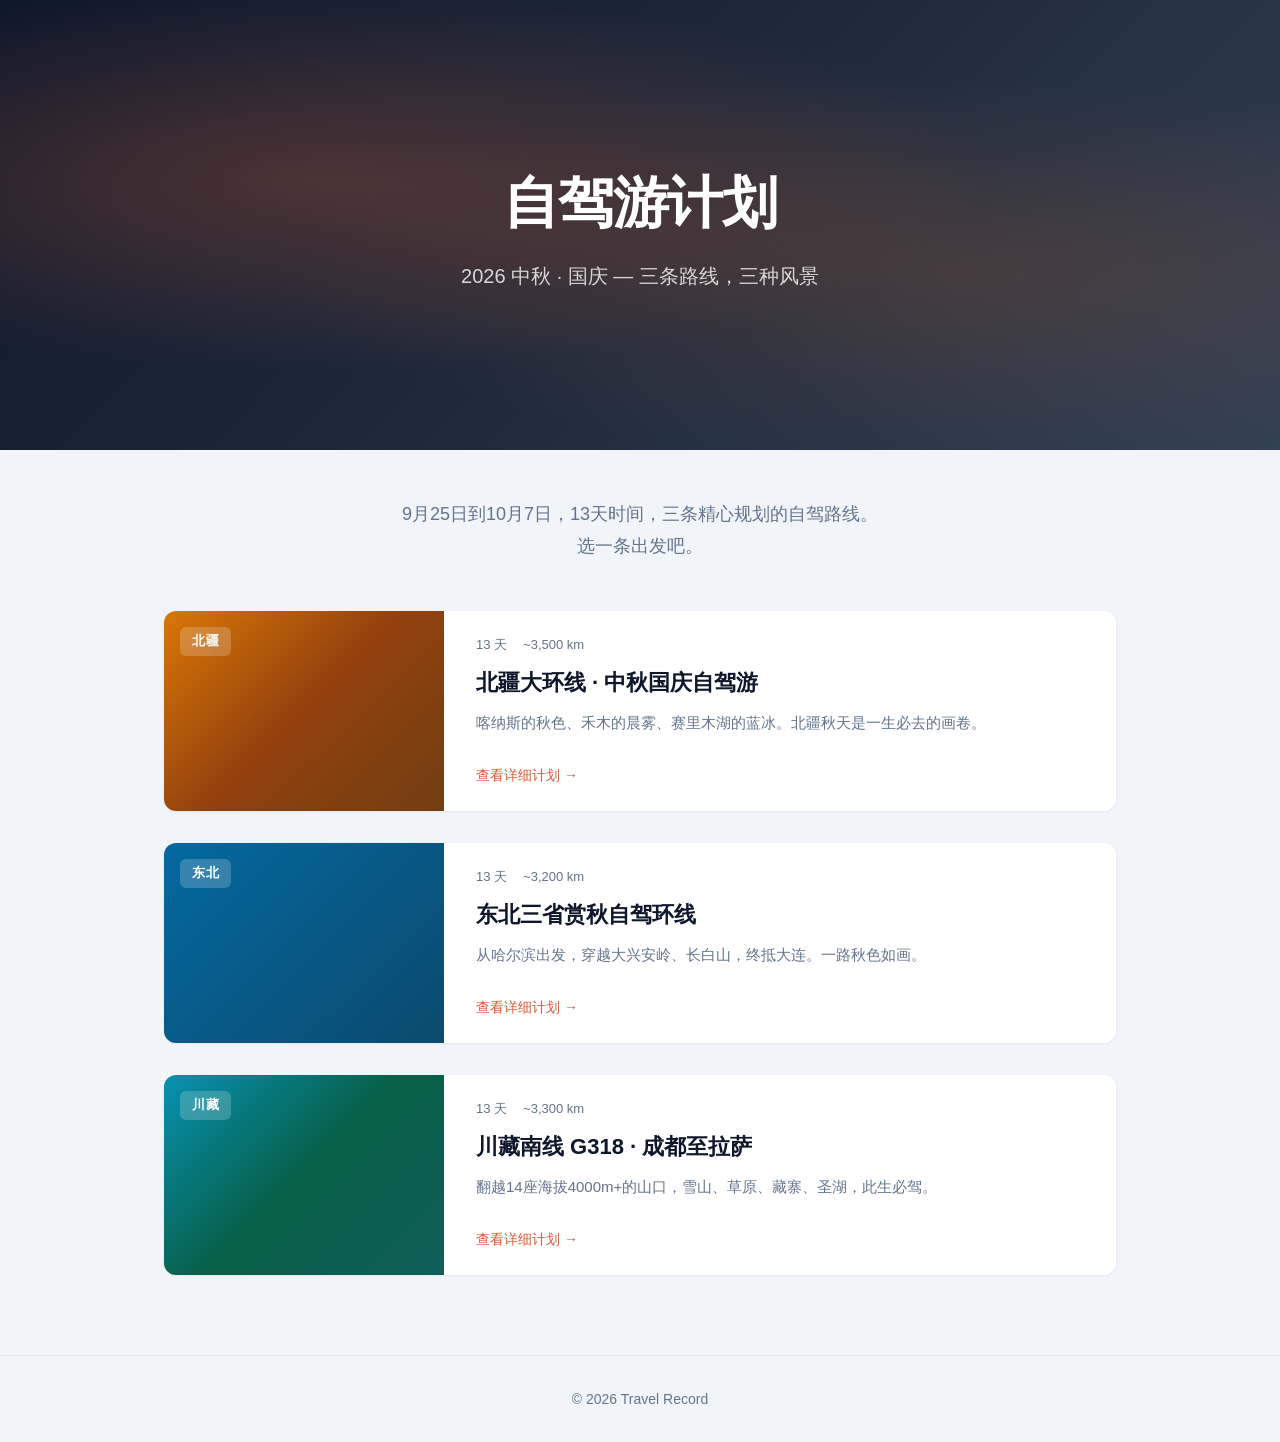
<file: index.html>
﻿<!DOCTYPE html>
<html lang="zh-CN">
<head>
  <meta charset="UTF-8">
  <meta name="viewport" content="width=device-width, initial-scale=1.0">
  <title>自驾游计划 · 2026 国庆</title>
  <link rel="stylesheet" href="styles.css">
</head>
<body>
  <header class="hero">
    <div class="hero-content">
      <h1>自驾游计划</h1>
      <p class="subtitle">2026 中秋 · 国庆 &mdash; 三条路线，三种风景</p>
    </div>
  </header>

  <main>
    <section class="section intro">
      <div class="container">
        <p class="intro-text">9月25日到10月7日，13天时间，三条精心规划的自驾路线。<br>选一条出发吧。</p>
      </div>
    </section>

    <section class="section plans">
      <div class="container">
        <div class="plan-grid">

          <a href="plans/xinjiang.html" class="plan-card">
            <div class="plan-image plan-xinjiang">
              <div class="plan-badge">北疆</div>
            </div>
            <div class="plan-body">
              <div class="plan-meta">
                <span class="plan-duration">13 天</span>
                <span class="plan-distance">~3,500 km</span>
              </div>
              <h2>北疆大环线 · 中秋国庆自驾游</h2>
              <p>喀纳斯的秋色、禾木的晨雾、赛里木湖的蓝冰。北疆秋天是一生必去的画卷。</p>
              <span class="plan-cta">查看详细计划 →</span>
            </div>
          </a>

          <a href="plans/dongbei.html" class="plan-card">
            <div class="plan-image plan-dongbei">
              <div class="plan-badge">东北</div>
            </div>
            <div class="plan-body">
              <div class="plan-meta">
                <span class="plan-duration">13 天</span>
                <span class="plan-distance">~3,200 km</span>
              </div>
              <h2>东北三省赏秋自驾环线</h2>
              <p>从哈尔滨出发，穿越大兴安岭、长白山，终抵大连。一路秋色如画。</p>
              <span class="plan-cta">查看详细计划 →</span>
            </div>
          </a>

          <a href="plans/chuanzang.html" class="plan-card">
            <div class="plan-image plan-chuanzang">
              <div class="plan-badge">川藏</div>
            </div>
            <div class="plan-body">
              <div class="plan-meta">
                <span class="plan-duration">13 天</span>
                <span class="plan-distance">~3,300 km</span>
              </div>
              <h2>川藏南线 G318 · 成都至拉萨</h2>
              <p>翻越14座海拔4000m+的山口，雪山、草原、藏寨、圣湖，此生必驾。</p>
              <span class="plan-cta">查看详细计划 →</span>
            </div>
          </a>

        </div>
      </div>
    </section>
  </main>

  <footer class="footer">
    <div class="container">
      <p>&copy; 2026 Travel Record</p>
    </div>
  </footer>
</body>
</html>
</file>
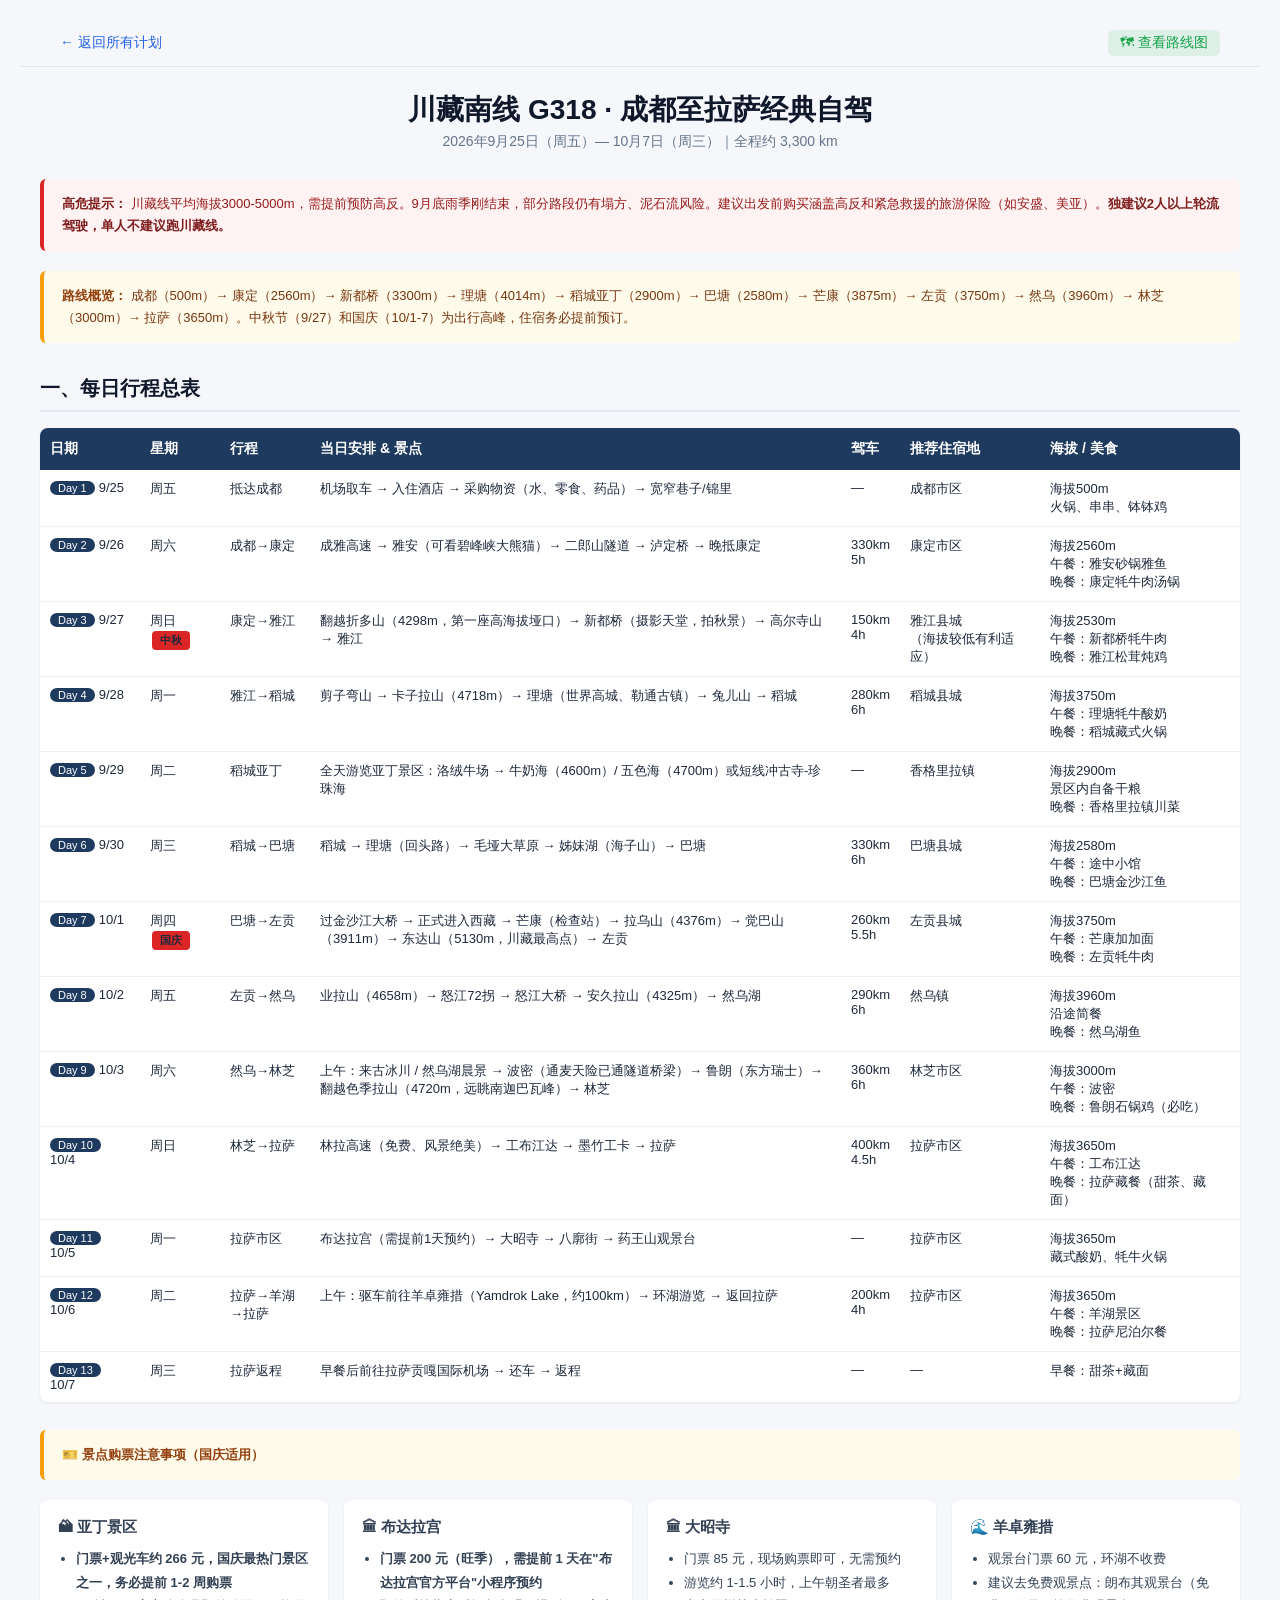
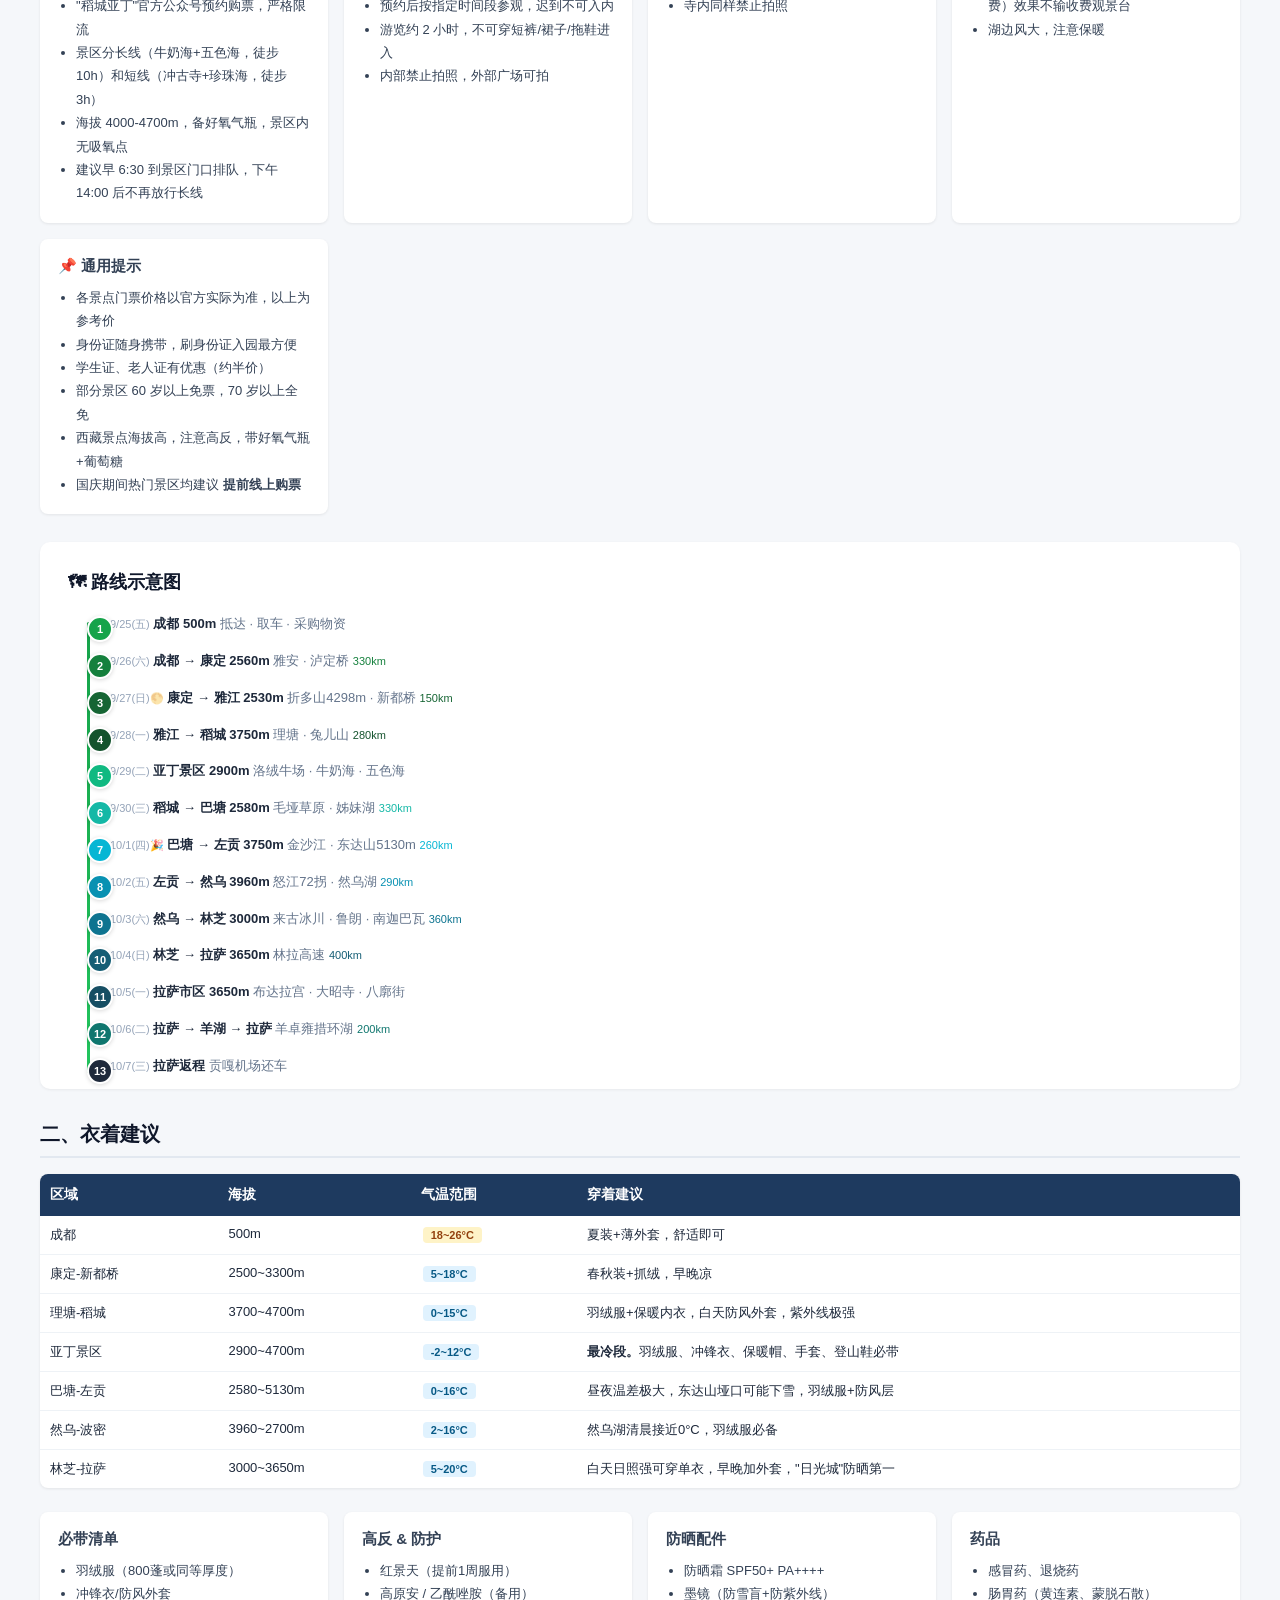
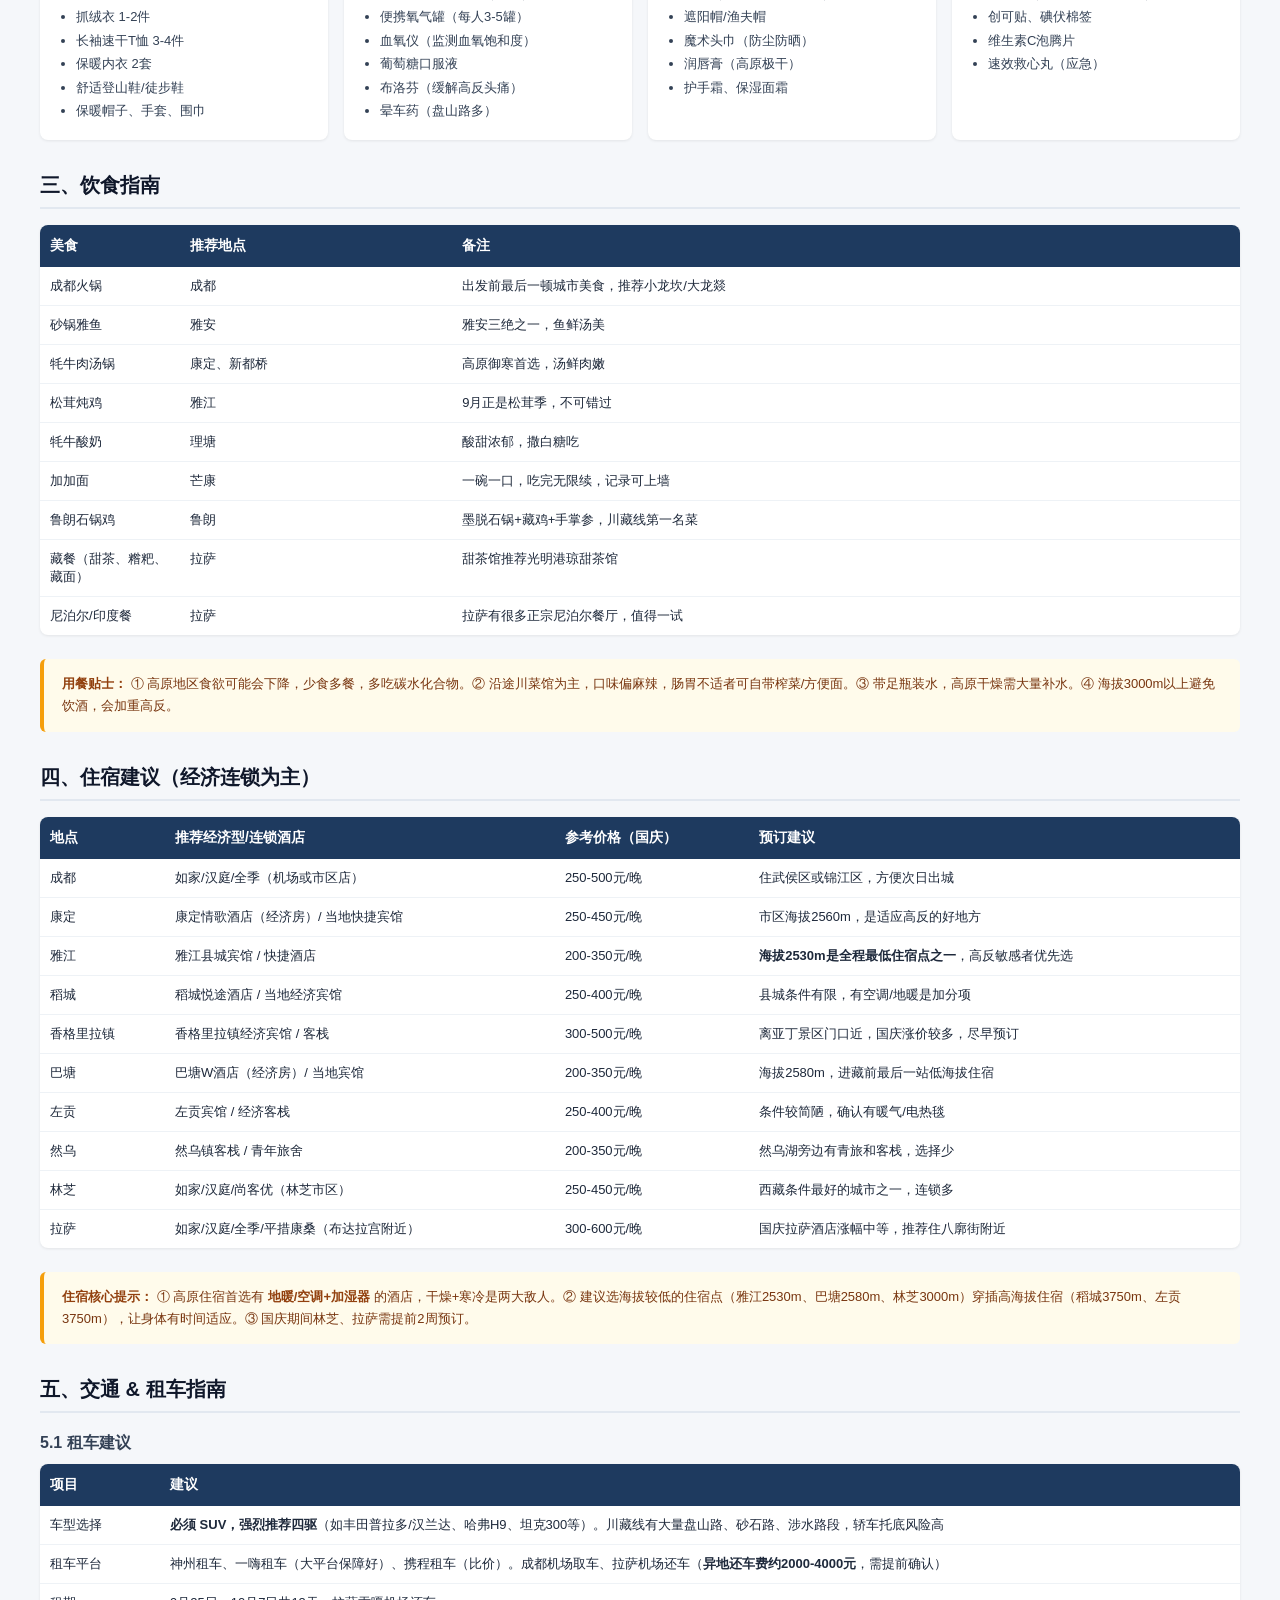
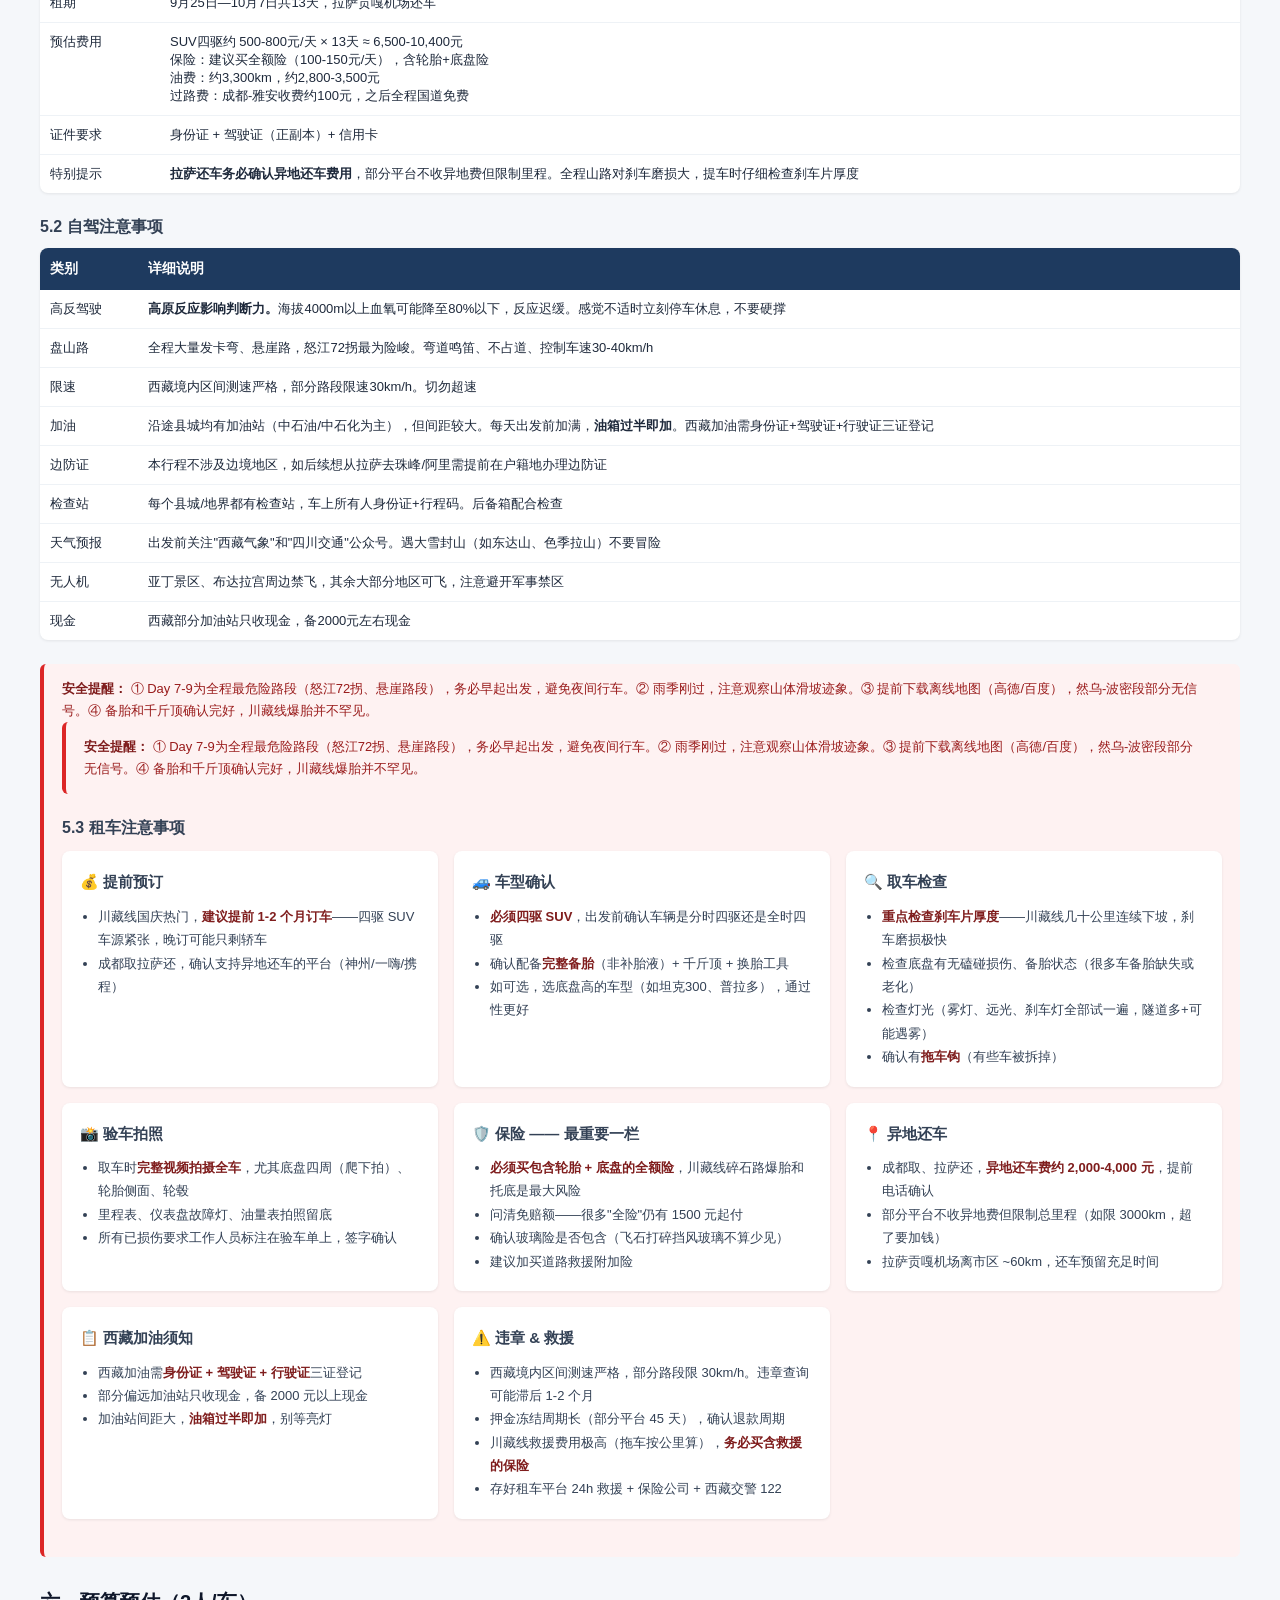
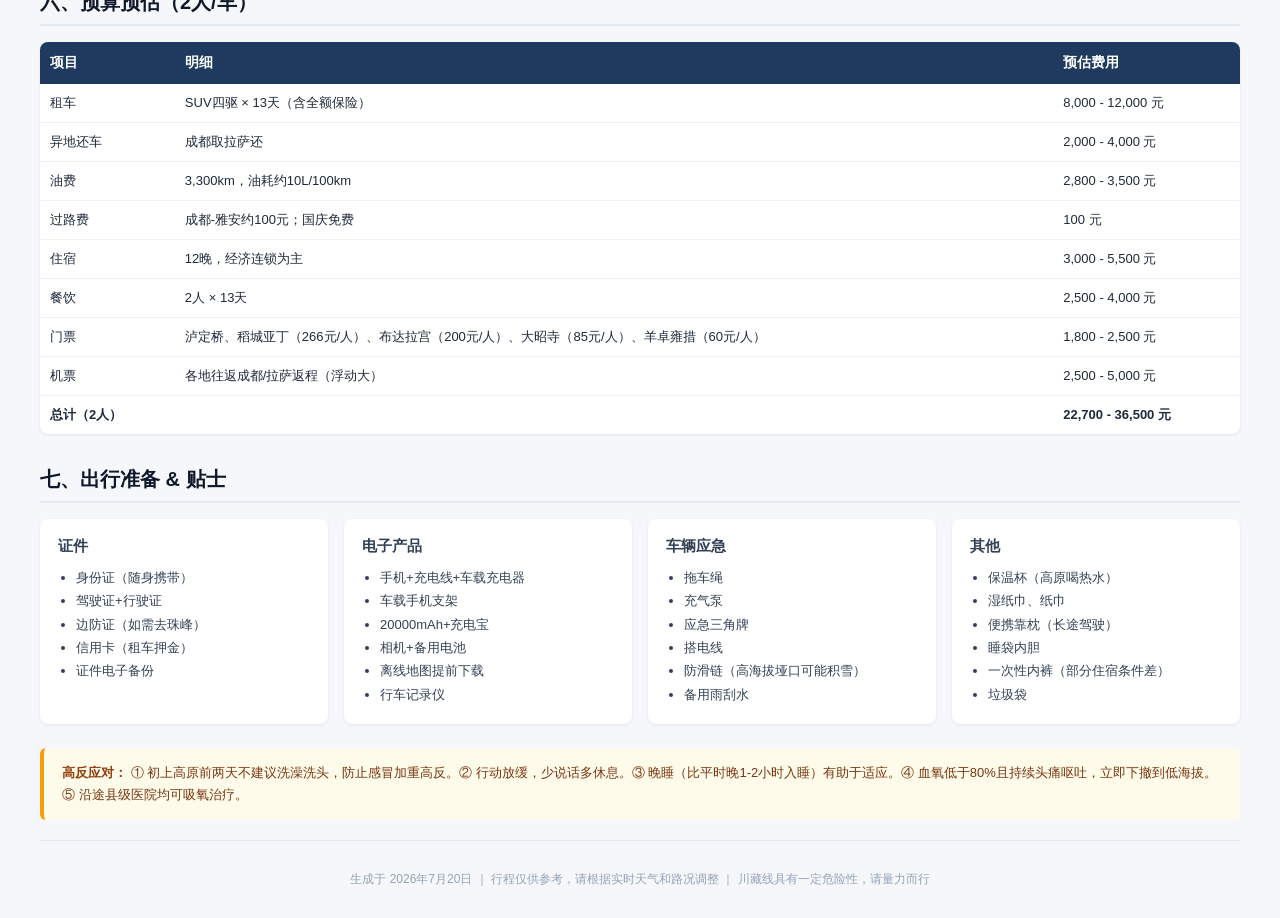
<file: plans/chuanzang.html>
﻿<!DOCTYPE html>
<html lang="zh-CN">
<head>
<meta charset="UTF-8">
<meta name="viewport" content="width=device-width, initial-scale=1.0">
<title>川藏线自驾游计划（9.25 - 10.7）</title>
<style>
  * { margin: 0; padding: 0; box-sizing: border-box; }
  body { font-family: -apple-system, "PingFang SC", "Microsoft YaHei", sans-serif; background: #f5f7fa; color: #1e293b; padding: 20px; }
  .container { max-width: 1200px; margin: 0 auto; }
  h1 { text-align: center; font-size: 28px; padding: 24px 0 4px; color: #0f172a; }
  .subtitle { text-align: center; color: #64748b; font-size: 14px; margin-bottom: 28px; }
  h2 { font-size: 20px; margin: 32px 0 16px; padding-bottom: 8px; border-bottom: 2px solid #e2e8f0; color: #0f172a; }
  h3 { font-size: 16px; margin: 20px 0 10px; color: #334155; }
  table { width: 100%; border-collapse: collapse; margin-bottom: 24px; background: #fff; border-radius: 8px; overflow: hidden; box-shadow: 0 1px 3px rgba(0,0,0,0.08); }
  th { background: #1e3a5f; color: #fff; font-weight: 600; font-size: 14px; padding: 12px 10px; text-align: left; }
  td { padding: 10px; font-size: 13px; border-bottom: 1px solid #eef2f6; vertical-align: top; }
  tr:last-child td { border-bottom: none; }
  tr:hover td { background: #f8fafc; }
  .tag { display: inline-block; padding: 2px 8px; border-radius: 4px; font-size: 11px; font-weight: 600; margin: 1px 2px; }
  .tag-warn { background: #fee2e2; color: #991b1b; }
  .tag-alt { background: #dbeafe; color: #1e40af; }
  .tag-food { background: #fce7f3; color: #9d174d; }
  .tag-hot { background: #fef3c7; color: #92400e; }
  .tag-cold { background: #e0f2fe; color: #075985; }
  .flex-grid { display: grid; grid-template-columns: repeat(auto-fill, minmax(280px, 1fr)); gap: 16px; margin-bottom: 24px; }
  .card { background: #fff; border-radius: 8px; padding: 18px; box-shadow: 0 1px 3px rgba(0,0,0,0.08); }
  .card h3 { margin: 0 0 10px; font-size: 15px; }
  .card ul { padding-left: 18px; font-size: 13px; line-height: 1.8; color: #334155; }
  .note-box { background: #fffbeb; border-left: 4px solid #f59e0b; padding: 14px 18px; border-radius: 6px; margin-bottom: 20px; font-size: 13px; line-height: 1.7; color: #78350f; }
  .note-box strong { color: #92400e; }
  .warn-box { background: #fef2f2; border-left: 4px solid #dc2626; padding: 14px 18px; border-radius: 6px; margin-bottom: 20px; font-size: 13px; line-height: 1.7; color: #991b1b; }
  .warn-box strong { color: #7f1d1d; }
  .day-badge { display: inline-block; background: #1e3a5f; color: #fff; font-size: 11px; padding: 1px 8px; border-radius: 10px; margin-right: 4px; }
  .festival { background: #dc2626; }
  @media print { body { padding: 10px; } th { background: #1e3a5f !important; -webkit-print-color-adjust: exact; } }
</style>
</head>
<body><div style="max-width:1200px;margin:0 auto;padding:10px 20px;display:flex;align-items:center;gap:12px;">
  <a href="../index.html" style="color:#2563eb;text-decoration:none;font-size:14px;font-weight:500;">← 返回所有计划</a><span style="flex:1"></span><a href="chuanzang-map.html" style="color:#16a34a;text-decoration:none;font-size:14px;font-weight:500;background:rgba(22,163,74,0.1);padding:4px 12px;border-radius:6px;">🗺 查看路线图</a>
</div>
<hr style="border:none;border-top:1px solid #e2e8f0;margin:0;">
<div class="container">

<h1>川藏南线 G318 · 成都至拉萨经典自驾</h1>
<p class="subtitle">2026年9月25日（周五）— 10月7日（周三）｜全程约 3,300 km</p>

<div class="warn-box">
  <strong>高危提示：</strong> 川藏线平均海拔3000-5000m，需提前预防高反。9月底雨季刚结束，部分路段仍有塌方、泥石流风险。建议出发前购买涵盖高反和紧急救援的旅游保险（如安盛、美亚）。<strong>独建议2人以上轮流驾驶，单人不建议跑川藏线。</strong>
</div>

<div class="note-box">
  <strong>路线概览：</strong> 成都（500m）&rarr; 康定（2560m）&rarr; 新都桥（3300m）&rarr; 理塘（4014m）&rarr; 稻城亚丁（2900m）&rarr; 巴塘（2580m）&rarr; 芒康（3875m）&rarr; 左贡（3750m）&rarr; 然乌（3960m）&rarr; 林芝（3000m）&rarr; 拉萨（3650m）。中秋节（9/27）和国庆（10/1-7）为出行高峰，住宿务必提前预订。
</div>

<h2>一、每日行程总表</h2>
<table>
  <thead>
    <tr><th style="width:100px">日期</th><th style="width:80px">星期</th><th style="width:90px">行程</th><th>当日安排 &amp; 景点</th><th style="width:50px">驾车</th><th style="width:140px">推荐住宿地</th><th style="width:200px">海拔 / 美食</th></tr>
  </thead>
  <tbody>
    <tr><td><span class="day-badge">Day 1</span>9/25</td><td>周五</td><td>抵达成都</td><td>机场取车 &rarr; 入住酒店 &rarr; 采购物资（水、零食、药品）&rarr; 宽窄巷子/锦里</td><td>&mdash;</td><td>成都市区</td><td>海拔500m<br>火锅、串串、钵钵鸡</td></tr>
    <tr><td><span class="day-badge">Day 2</span>9/26</td><td>周六</td><td>成都&rarr;康定</td><td>成雅高速 &rarr; 雅安（可看碧峰峡大熊猫）&rarr; 二郎山隧道 &rarr; 泸定桥 &rarr; 晚抵康定</td><td>330km<br>5h</td><td>康定市区</td><td>海拔2560m<br>午餐：雅安砂锅雅鱼<br>晚餐：康定牦牛肉汤锅</td></tr>
    <tr><td><span class="day-badge">Day 3</span>9/27</td><td>周日 <span class="tag festival">中秋</span></td><td>康定&rarr;雅江</td><td>翻越折多山（4298m，第一座高海拔垭口）&rarr; 新都桥（摄影天堂，拍秋景）&rarr; 高尔寺山 &rarr; 雅江</td><td>150km<br>4h</td><td>雅江县城<br>（海拔较低有利适应）</td><td>海拔2530m<br>午餐：新都桥牦牛肉<br>晚餐：雅江松茸炖鸡</td></tr>
    <tr><td><span class="day-badge">Day 4</span>9/28</td><td>周一</td><td>雅江&rarr;稻城</td><td>剪子弯山 &rarr; 卡子拉山（4718m）&rarr; 理塘（世界高城、勒通古镇）&rarr; 兔儿山 &rarr; 稻城</td><td>280km<br>6h</td><td>稻城县城</td><td>海拔3750m<br>午餐：理塘牦牛酸奶<br>晚餐：稻城藏式火锅</td></tr>
    <tr><td><span class="day-badge">Day 5</span>9/29</td><td>周二</td><td>稻城亚丁</td><td>全天游览亚丁景区：洛绒牛场 &rarr; 牛奶海（4600m）/ 五色海（4700m）或短线冲古寺-珍珠海</td><td>&mdash;</td><td>香格里拉镇</td><td>海拔2900m<br>景区内自备干粮<br>晚餐：香格里拉镇川菜</td></tr>
    <tr><td><span class="day-badge">Day 6</span>9/30</td><td>周三</td><td>稻城&rarr;巴塘</td><td>稻城 &rarr; 理塘（回头路）&rarr; 毛垭大草原 &rarr; 姊妹湖（海子山）&rarr; 巴塘</td><td>330km<br>6h</td><td>巴塘县城</td><td>海拔2580m<br>午餐：途中小馆<br>晚餐：巴塘金沙江鱼</td></tr>
    <tr><td><span class="day-badge">Day 7</span>10/1</td><td>周四 <span class="tag festival">国庆</span></td><td>巴塘&rarr;左贡</td><td>过金沙江大桥 &rarr; 正式进入西藏 &rarr; 芒康（检查站）&rarr; 拉乌山（4376m）&rarr; 觉巴山（3911m）&rarr; 东达山（5130m，川藏最高点）&rarr; 左贡</td><td>260km<br>5.5h</td><td>左贡县城</td><td>海拔3750m<br>午餐：芒康加加面<br>晚餐：左贡牦牛肉</td></tr>
    <tr><td><span class="day-badge">Day 8</span>10/2</td><td>周五</td><td>左贡&rarr;然乌</td><td>业拉山（4658m）&rarr; 怒江72拐 &rarr; 怒江大桥 &rarr; 安久拉山（4325m）&rarr; 然乌湖</td><td>290km<br>6h</td><td>然乌镇</td><td>海拔3960m<br>沿途简餐<br>晚餐：然乌湖鱼</td></tr>
    <tr><td><span class="day-badge">Day 9</span>10/3</td><td>周六</td><td>然乌&rarr;林芝</td><td>上午：来古冰川 / 然乌湖晨景 &rarr; 波密（通麦天险已通隧道桥梁）&rarr; 鲁朗（东方瑞士）&rarr; 翻越色季拉山（4720m，远眺南迦巴瓦峰）&rarr; 林芝</td><td>360km<br>6h</td><td>林芝市区</td><td>海拔3000m<br>午餐：波密<br>晚餐：鲁朗石锅鸡（必吃）</td></tr>
    <tr><td><span class="day-badge">Day 10</span>10/4</td><td>周日</td><td>林芝&rarr;拉萨</td><td>林拉高速（免费、风景绝美）&rarr; 工布江达 &rarr; 墨竹工卡 &rarr; 拉萨</td><td>400km<br>4.5h</td><td>拉萨市区</td><td>海拔3650m<br>午餐：工布江达<br>晚餐：拉萨藏餐（甜茶、藏面）</td></tr>
    <tr><td><span class="day-badge">Day 11</span>10/5</td><td>周一</td><td>拉萨市区</td><td>布达拉宫（需提前1天预约）&rarr; 大昭寺 &rarr; 八廓街 &rarr; 药王山观景台</td><td>&mdash;</td><td>拉萨市区</td><td>海拔3650m<br>藏式酸奶、牦牛火锅</td></tr>
    <tr><td><span class="day-badge">Day 12</span>10/6</td><td>周二</td><td>拉萨&rarr;羊湖&rarr;拉萨</td><td>上午：驱车前往羊卓雍措（Yamdrok Lake，约100km）&rarr; 环湖游览 &rarr; 返回拉萨</td><td>200km<br>4h</td><td>拉萨市区</td><td>海拔3650m<br>午餐：羊湖景区<br>晚餐：拉萨尼泊尔餐</td></tr>
    <tr><td><span class="day-badge">Day 13</span>10/7</td><td>周三</td><td>拉萨返程</td><td>早餐后前往拉萨贡嘎国际机场 &rarr; 还车 &rarr; 返程</td><td>&mdash;</td><td>&mdash;</td><td>早餐：甜茶+藏面</td></tr>
  </tbody>
</table>
<div class="note-box" style="margin-top:28px;">
  <strong>🎫 景点购票注意事项（国庆适用）</strong>
</div>
<div class="flex-grid">
  <div class="card"><h3>🏔 亚丁景区</h3><ul><li><strong>门票+观光车约 266 元，国庆最热门景区之一，务必提前 1-2 周购票</strong></li><li>"稻城亚丁"官方公众号预约购票，严格限流</li><li>景区分长线（牛奶海+五色海，徒步 10h）和短线（冲古寺+珍珠海，徒步 3h）</li><li>海拔 4000-4700m，备好氧气瓶，景区内无吸氧点</li><li>建议早 6:30 到景区门口排队，下午 14:00 后不再放行长线</li></ul></div>
  <div class="card"><h3>🏛 布达拉宫</h3><ul><li><strong>门票 200 元（旺季），需提前 1 天在"布达拉宫官方平台"小程序预约</strong></li><li>预约后按指定时间段参观，迟到不可入内</li><li>游览约 2 小时，不可穿短裤/裙子/拖鞋进入</li><li>内部禁止拍照，外部广场可拍</li></ul></div>
  <div class="card"><h3>🏛 大昭寺</h3><ul><li>门票 85 元，现场购票即可，无需预约</li><li>游览约 1-1.5 小时，上午朝圣者最多</li><li>寺内同样禁止拍照</li></ul></div>
  <div class="card"><h3>🌊 羊卓雍措</h3><ul><li>观景台门票 60 元，环湖不收费</li><li>建议去免费观景点：朗布其观景台（免费）效果不输收费观景台</li><li>湖边风大，注意保暖</li></ul></div>
  <div class="card"><h3>📌 通用提示</h3><ul><li>各景点门票价格以官方实际为准，以上为参考价</li><li>身份证随身携带，刷身份证入园最方便</li><li>学生证、老人证有优惠（约半价）</li><li>部分景区 60 岁以上免票，70 岁以上全免</li><li>西藏景点海拔高，注意高反，带好氧气瓶+葡萄糖</li><li>国庆期间热门景区均建议 <strong>提前线上购票</strong></li></ul></div>
</div>

<div style="margin:28px 0;background:#fff;border-radius:10px;padding:28px 28px 8px;box-shadow:0 1px 3px rgba(0,0,0,0.06);">
<h3 style="margin:0 0 20px;font-size:18px;color:#0f172a;display:flex;align-items:center;gap:8px;">🗺 路线示意图</h3>
<div style="position:relative;padding-left:42px;">
<div style="position:absolute;left:19px;top:8px;bottom:8px;width:3px;background:linear-gradient(to bottom,#16a34a,#22c55e);border-radius:2px;"></div>

<div style="position:relative;padding-bottom:16px;">
  <div style="position:absolute;left:-23px;top:2px;width:26px;height:26px;border-radius:50%;background:#16a34a;color:#fff;display:flex;align-items:center;justify-content:center;font-size:11px;font-weight:700;border:2px solid #fff;box-shadow:0 1px 4px rgba(0,0,0,0.15);">1</div>
  <div style="font-size:13px;line-height:1.6;"><span style="color:#94a3b8;font-size:11px;">9/25(五)</span> <strong>成都 500m</strong> <span style="color:#64748b;">抵达 · 取车 · 采购物资</span></div>
</div>
<div style="position:relative;padding-bottom:16px;">
  <div style="position:absolute;left:-23px;top:2px;width:26px;height:26px;border-radius:50%;background:#15803d;color:#fff;display:flex;align-items:center;justify-content:center;font-size:11px;font-weight:700;border:2px solid #fff;box-shadow:0 1px 4px rgba(0,0,0,0.15);">2</div>
  <div style="font-size:13px;line-height:1.6;"><span style="color:#94a3b8;font-size:11px;">9/26(六)</span> <strong>成都 → 康定 2560m</strong> <span style="color:#64748b;">雅安 · 泸定桥</span> <span style="color:#15803d;font-size:11px;">330km</span></div>
</div>
<div style="position:relative;padding-bottom:16px;">
  <div style="position:absolute;left:-23px;top:2px;width:26px;height:26px;border-radius:50%;background:#166534;color:#fff;display:flex;align-items:center;justify-content:center;font-size:11px;font-weight:700;border:2px solid #fff;box-shadow:0 1px 4px rgba(0,0,0,0.15);">3</div>
  <div style="font-size:13px;line-height:1.6;"><span style="color:#94a3b8;font-size:11px;">9/27(日)🌕</span> <strong>康定 → 雅江 2530m</strong> <span style="color:#64748b;">折多山4298m · 新都桥</span> <span style="color:#166534;font-size:11px;">150km</span></div>
</div>
<div style="position:relative;padding-bottom:16px;">
  <div style="position:absolute;left:-23px;top:2px;width:26px;height:26px;border-radius:50%;background:#14532d;color:#fff;display:flex;align-items:center;justify-content:center;font-size:11px;font-weight:700;border:2px solid #fff;box-shadow:0 1px 4px rgba(0,0,0,0.15);">4</div>
  <div style="font-size:13px;line-height:1.6;"><span style="color:#94a3b8;font-size:11px;">9/28(一)</span> <strong>雅江 → 稻城 3750m</strong> <span style="color:#64748b;">理塘 · 兔儿山</span> <span style="color:#14532d;font-size:11px;">280km</span></div>
</div>
<div style="position:relative;padding-bottom:16px;">
  <div style="position:absolute;left:-23px;top:2px;width:26px;height:26px;border-radius:50%;background:#10b981;color:#fff;display:flex;align-items:center;justify-content:center;font-size:11px;font-weight:700;border:2px solid #fff;box-shadow:0 1px 4px rgba(0,0,0,0.15);">5</div>
  <div style="font-size:13px;line-height:1.6;"><span style="color:#94a3b8;font-size:11px;">9/29(二)</span> <strong>亚丁景区 2900m</strong> <span style="color:#64748b;">洛绒牛场 · 牛奶海 · 五色海</span></div>
</div>
<div style="position:relative;padding-bottom:16px;">
  <div style="position:absolute;left:-23px;top:2px;width:26px;height:26px;border-radius:50%;background:#14b8a6;color:#fff;display:flex;align-items:center;justify-content:center;font-size:11px;font-weight:700;border:2px solid #fff;box-shadow:0 1px 4px rgba(0,0,0,0.15);">6</div>
  <div style="font-size:13px;line-height:1.6;"><span style="color:#94a3b8;font-size:11px;">9/30(三)</span> <strong>稻城 → 巴塘 2580m</strong> <span style="color:#64748b;">毛垭草原 · 姊妹湖</span> <span style="color:#14b8a6;font-size:11px;">330km</span></div>
</div>
<div style="position:relative;padding-bottom:16px;">
  <div style="position:absolute;left:-23px;top:2px;width:26px;height:26px;border-radius:50%;background:#06b6d4;color:#fff;display:flex;align-items:center;justify-content:center;font-size:11px;font-weight:700;border:2px solid #fff;box-shadow:0 1px 4px rgba(0,0,0,0.15);">7</div>
  <div style="font-size:13px;line-height:1.6;"><span style="color:#94a3b8;font-size:11px;">10/1(四)🎉</span> <strong>巴塘 → 左贡 3750m</strong> <span style="color:#64748b;">金沙江 · 东达山5130m</span> <span style="color:#06b6d4;font-size:11px;">260km</span></div>
</div>
<div style="position:relative;padding-bottom:16px;">
  <div style="position:absolute;left:-23px;top:2px;width:26px;height:26px;border-radius:50%;background:#0891b2;color:#fff;display:flex;align-items:center;justify-content:center;font-size:11px;font-weight:700;border:2px solid #fff;box-shadow:0 1px 4px rgba(0,0,0,0.15);">8</div>
  <div style="font-size:13px;line-height:1.6;"><span style="color:#94a3b8;font-size:11px;">10/2(五)</span> <strong>左贡 → 然乌 3960m</strong> <span style="color:#64748b;">怒江72拐 · 然乌湖</span> <span style="color:#0891b2;font-size:11px;">290km</span></div>
</div>
<div style="position:relative;padding-bottom:16px;">
  <div style="position:absolute;left:-23px;top:2px;width:26px;height:26px;border-radius:50%;background:#0e7490;color:#fff;display:flex;align-items:center;justify-content:center;font-size:11px;font-weight:700;border:2px solid #fff;box-shadow:0 1px 4px rgba(0,0,0,0.15);">9</div>
  <div style="font-size:13px;line-height:1.6;"><span style="color:#94a3b8;font-size:11px;">10/3(六)</span> <strong>然乌 → 林芝 3000m</strong> <span style="color:#64748b;">来古冰川 · 鲁朗 · 南迦巴瓦</span> <span style="color:#0e7490;font-size:11px;">360km</span></div>
</div>
<div style="position:relative;padding-bottom:16px;">
  <div style="position:absolute;left:-23px;top:2px;width:26px;height:26px;border-radius:50%;background:#155e75;color:#fff;display:flex;align-items:center;justify-content:center;font-size:11px;font-weight:700;border:2px solid #fff;box-shadow:0 1px 4px rgba(0,0,0,0.15);">10</div>
  <div style="font-size:13px;line-height:1.6;"><span style="color:#94a3b8;font-size:11px;">10/4(日)</span> <strong>林芝 → 拉萨 3650m</strong> <span style="color:#64748b;">林拉高速</span> <span style="color:#155e75;font-size:11px;">400km</span></div>
</div>
<div style="position:relative;padding-bottom:16px;">
  <div style="position:absolute;left:-23px;top:2px;width:26px;height:26px;border-radius:50%;background:#164e63;color:#fff;display:flex;align-items:center;justify-content:center;font-size:11px;font-weight:700;border:2px solid #fff;box-shadow:0 1px 4px rgba(0,0,0,0.15);">11</div>
  <div style="font-size:13px;line-height:1.6;"><span style="color:#94a3b8;font-size:11px;">10/5(一)</span> <strong>拉萨市区 3650m</strong> <span style="color:#64748b;">布达拉宫 · 大昭寺 · 八廓街</span></div>
</div>
<div style="position:relative;padding-bottom:16px;">
  <div style="position:absolute;left:-23px;top:2px;width:26px;height:26px;border-radius:50%;background:#0f766e;color:#fff;display:flex;align-items:center;justify-content:center;font-size:11px;font-weight:700;border:2px solid #fff;box-shadow:0 1px 4px rgba(0,0,0,0.15);">12</div>
  <div style="font-size:13px;line-height:1.6;"><span style="color:#94a3b8;font-size:11px;">10/6(二)</span> <strong>拉萨 → 羊湖 → 拉萨</strong> <span style="color:#64748b;">羊卓雍措环湖</span> <span style="color:#0f766e;font-size:11px;">200km</span></div>
</div>
<div style="position:relative;padding-bottom:4px;">
  <div style="position:absolute;left:-23px;top:2px;width:26px;height:26px;border-radius:50%;background:#1e293b;color:#fff;display:flex;align-items:center;justify-content:center;font-size:11px;font-weight:700;border:2px solid #fff;box-shadow:0 1px 4px rgba(0,0,0,0.15);">13</div>
  <div style="font-size:13px;line-height:1.6;"><span style="color:#94a3b8;font-size:11px;">10/7(三)</span> <strong>拉萨返程</strong> <span style="color:#64748b;">贡嘎机场还车</span></div>
</div>
</div>
</div>

<h2>二、衣着建议</h2>
<table>
  <thead><tr><th>区域</th><th>海拔</th><th>气温范围</th><th>穿着建议</th></tr></thead>
  <tbody>
    <tr><td>成都</td><td>500m</td><td><span class="tag tag-hot">18~26°C</span></td><td>夏装+薄外套，舒适即可</td></tr>
    <tr><td>康定-新都桥</td><td>2500~3300m</td><td><span class="tag tag-cold">5~18°C</span></td><td>春秋装+抓绒，早晚凉</td></tr>
    <tr><td>理塘-稻城</td><td>3700~4700m</td><td><span class="tag tag-cold">0~15°C</span></td><td>羽绒服+保暖内衣，白天防风外套，紫外线极强</td></tr>
    <tr><td>亚丁景区</td><td>2900~4700m</td><td><span class="tag tag-cold">-2~12°C</span></td><td><strong>最冷段。</strong>羽绒服、冲锋衣、保暖帽、手套、登山鞋必带</td></tr>
    <tr><td>巴塘-左贡</td><td>2580~5130m</td><td><span class="tag tag-cold">0~16°C</span></td><td>昼夜温差极大，东达山垭口可能下雪，羽绒服+防风层</td></tr>
    <tr><td>然乌-波密</td><td>3960~2700m</td><td><span class="tag tag-cold">2~16°C</span></td><td>然乌湖清晨接近0°C，羽绒服必备</td></tr>
    <tr><td>林芝-拉萨</td><td>3000~3650m</td><td><span class="tag tag-cold">5~20°C</span></td><td>白天日照强可穿单衣，早晚加外套，"日光城"防晒第一</td></tr>
  </tbody>
</table>

<div class="flex-grid">
  <div class="card">
    <h3>必带清单</h3>
    <ul>
      <li>羽绒服（800蓬或同等厚度）</li>
      <li>冲锋衣/防风外套</li>
      <li>抓绒衣 1-2件</li>
      <li>长袖速干T恤 3-4件</li>
      <li>保暖内衣 2套</li>
      <li>舒适登山鞋/徒步鞋</li>
      <li>保暖帽子、手套、围巾</li>
    </ul>
  </div>
  <div class="card">
    <h3>高反 &amp; 防护</h3>
    <ul>
      <li>红景天（提前1周服用）</li>
      <li>高原安 / 乙酰唑胺（备用）</li>
      <li>便携氧气罐（每人3-5罐）</li>
      <li>血氧仪（监测血氧饱和度）</li>
      <li>葡萄糖口服液</li>
      <li>布洛芬（缓解高反头痛）</li>
      <li>晕车药（盘山路多）</li>
    </ul>
  </div>
  <div class="card">
    <h3>防晒配件</h3>
    <ul>
      <li>防晒霜 SPF50+ PA++++</li>
      <li>墨镜（防雪盲+防紫外线）</li>
      <li>遮阳帽/渔夫帽</li>
      <li>魔术头巾（防尘防晒）</li>
      <li>润唇膏（高原极干）</li>
      <li>护手霜、保湿面霜</li>
    </ul>
  </div>
  <div class="card">
    <h3>药品</h3>
    <ul>
      <li>感冒药、退烧药</li>
      <li>肠胃药（黄连素、蒙脱石散）</li>
      <li>创可贴、碘伏棉签</li>
      <li>维生素C泡腾片</li>
      <li>速效救心丸（应急）</li>
    </ul>
  </div>
</div>

<h2>三、饮食指南</h2>
<table>
  <thead><tr><th style="width:140px">美食</th><th>推荐地点</th><th>备注</th></tr></thead>
  <tbody>
    <tr><td>成都火锅</td><td>成都</td><td>出发前最后一顿城市美食，推荐小龙坎/大龙燚</td></tr>
    <tr><td>砂锅雅鱼</td><td>雅安</td><td>雅安三绝之一，鱼鲜汤美</td></tr>
    <tr><td>牦牛肉汤锅</td><td>康定、新都桥</td><td>高原御寒首选，汤鲜肉嫩</td></tr>
    <tr><td>松茸炖鸡</td><td>雅江</td><td>9月正是松茸季，不可错过</td></tr>
    <tr><td>牦牛酸奶</td><td>理塘</td><td>酸甜浓郁，撒白糖吃</td></tr>
    <tr><td>加加面</td><td>芒康</td><td>一碗一口，吃完无限续，记录可上墙</td></tr>
    <tr><td>鲁朗石锅鸡</td><td>鲁朗</td><td>墨脱石锅+藏鸡+手掌参，川藏线第一名菜</td></tr>
    <tr><td>藏餐（甜茶、糌粑、藏面）</td><td>拉萨</td><td>甜茶馆推荐光明港琼甜茶馆</td></tr>
    <tr><td>尼泊尔/印度餐</td><td>拉萨</td><td>拉萨有很多正宗尼泊尔餐厅，值得一试</td></tr>
  </tbody>
</table>

<div class="note-box">
  <strong>用餐贴士：</strong> ① 高原地区食欲可能会下降，少食多餐，多吃碳水化合物。② 沿途川菜馆为主，口味偏麻辣，肠胃不适者可自带榨菜/方便面。③ 带足瓶装水，高原干燥需大量补水。④ 海拔3000m以上避免饮酒，会加重高反。
</div>

<h2>四、住宿建议（经济连锁为主）</h2>
<table>
  <thead><tr><th>地点</th><th>推荐经济型/连锁酒店</th><th>参考价格（国庆）</th><th>预订建议</th></tr></thead>
  <tbody>
    <tr><td>成都</td><td>如家/汉庭/全季（机场或市区店）</td><td>250-500元/晚</td><td>住武侯区或锦江区，方便次日出城</td></tr>
    <tr><td>康定</td><td>康定情歌酒店（经济房）/ 当地快捷宾馆</td><td>250-450元/晚</td><td>市区海拔2560m，是适应高反的好地方</td></tr>
    <tr><td>雅江</td><td>雅江县城宾馆 / 快捷酒店</td><td>200-350元/晚</td><td><strong>海拔2530m是全程最低住宿点之一</strong>，高反敏感者优先选</td></tr>
    <tr><td>稻城</td><td>稻城悦途酒店 / 当地经济宾馆</td><td>250-400元/晚</td><td>县城条件有限，有空调/地暖是加分项</td></tr>
    <tr><td>香格里拉镇</td><td>香格里拉镇经济宾馆 / 客栈</td><td>300-500元/晚</td><td>离亚丁景区门口近，国庆涨价较多，尽早预订</td></tr>
    <tr><td>巴塘</td><td>巴塘W酒店（经济房）/ 当地宾馆</td><td>200-350元/晚</td><td>海拔2580m，进藏前最后一站低海拔住宿</td></tr>
    <tr><td>左贡</td><td>左贡宾馆 / 经济客栈</td><td>250-400元/晚</td><td>条件较简陋，确认有暖气/电热毯</td></tr>
    <tr><td>然乌</td><td>然乌镇客栈 / 青年旅舍</td><td>200-350元/晚</td><td>然乌湖旁边有青旅和客栈，选择少</td></tr>
    <tr><td>林芝</td><td>如家/汉庭/尚客优（林芝市区）</td><td>250-450元/晚</td><td>西藏条件最好的城市之一，连锁多</td></tr>
    <tr><td>拉萨</td><td>如家/汉庭/全季/平措康桑（布达拉宫附近）</td><td>300-600元/晚</td><td>国庆拉萨酒店涨幅中等，推荐住八廓街附近</td></tr>
  </tbody>
</table>

<div class="note-box">
  <strong>住宿核心提示：</strong> ① 高原住宿首选有 <strong>地暖/空调+加湿器</strong> 的酒店，干燥+寒冷是两大敌人。② 建议选海拔较低的住宿点（雅江2530m、巴塘2580m、林芝3000m）穿插高海拔住宿（稻城3750m、左贡3750m），让身体有时间适应。③ 国庆期间林芝、拉萨需提前2周预订。
</div>

<h2>五、交通 &amp; 租车指南</h2>

<h3>5.1 租车建议</h3>
<table>
  <thead><tr><th style="width:120px">项目</th><th>建议</th></tr></thead>
  <tbody>
    <tr><td>车型选择</td><td><strong>必须 SUV，强烈推荐四驱</strong>（如丰田普拉多/汉兰达、哈弗H9、坦克300等）。川藏线有大量盘山路、砂石路、涉水路段，轿车托底风险高</td></tr>
    <tr><td>租车平台</td><td>神州租车、一嗨租车（大平台保障好）、携程租车（比价）。成都机场取车、拉萨机场还车（<strong>异地还车费约2000-4000元</strong>，需提前确认）</td></tr>
    <tr><td>租期</td><td>9月25日&mdash;10月7日共13天，拉萨贡嘎机场还车</td></tr>
    <tr><td>预估费用</td><td>SUV四驱约 500-800元/天 &times; 13天 &asymp; 6,500-10,400元<br>保险：建议买全额险（100-150元/天），含轮胎+底盘险<br>油费：约3,300km，约2,800-3,500元<br>过路费：成都-雅安收费约100元，之后全程国道免费</td></tr>
    <tr><td>证件要求</td><td>身份证 + 驾驶证（正副本）+ 信用卡</td></tr>
    <tr><td>特别提示</td><td><strong>拉萨还车务必确认异地还车费用</strong>，部分平台不收异地费但限制里程。全程山路对刹车磨损大，提车时仔细检查刹车片厚度</td></tr>
  </tbody>
</table>

<h3>5.2 自驾注意事项</h3>
<table>
  <thead><tr><th>类别</th><th>详细说明</th></tr></thead>
  <tbody>
    <tr><td>高反驾驶</td><td><strong>高原反应影响判断力。</strong>海拔4000m以上血氧可能降至80%以下，反应迟缓。感觉不适时立刻停车休息，不要硬撑</td></tr>
    <tr><td>盘山路</td><td>全程大量发卡弯、悬崖路，怒江72拐最为险峻。弯道鸣笛、不占道、控制车速30-40km/h</td></tr>
    <tr><td>限速</td><td>西藏境内区间测速严格，部分路段限速30km/h。切勿超速</td></tr>
    <tr><td>加油</td><td>沿途县城均有加油站（中石油/中石化为主），但间距较大。每天出发前加满，<strong>油箱过半即加</strong>。西藏加油需身份证+驾驶证+行驶证三证登记</td></tr>
    <tr><td>边防证</td><td>本行程不涉及边境地区，如后续想从拉萨去珠峰/阿里需提前在户籍地办理边防证</td></tr>
    <tr><td>检查站</td><td>每个县城/地界都有检查站，车上所有人身份证+行程码。后备箱配合检查</td></tr>
    <tr><td>天气预报</td><td>出发前关注"西藏气象"和"四川交通"公众号。遇大雪封山（如东达山、色季拉山）不要冒险</td></tr>
    <tr><td>无人机</td><td>亚丁景区、布达拉宫周边禁飞，其余大部分地区可飞，注意避开军事禁区</td></tr>
    <tr><td>现金</td><td>西藏部分加油站只收现金，备2000元左右现金</td></tr>
  </tbody>
</table>

<div class="warn-box">
  <strong>安全提醒：</strong> ① Day 7-9为全程最危险路段（怒江72拐、悬崖路段），务必早起出发，避免夜间行车。② 雨季刚过，注意观察山体滑坡迹象。③ 提前下载离线地图（高德/百度），然乌-波密段部分无信号。④ 备胎和千斤顶确认完好，川藏线爆胎并不罕见。

<div class="warn-box">
  <strong>安全提醒：</strong> ① Day 7-9为全程最危险路段（怒江72拐、悬崖路段），务必早起出发，避免夜间行车。② 雨季刚过，注意观察山体滑坡迹象。③ 提前下载离线地图（高德/百度），然乌-波密段部分无信号。④ 备胎和千斤顶确认完好，川藏线爆胎并不罕见。
</div>

<h3>5.3 租车注意事项</h3>
<div class="flex-grid">
  <div class="card"><h3>💰 提前预订</h3><ul><li>川藏线国庆热门，<strong>建议提前 1-2 个月订车</strong>——四驱 SUV 车源紧张，晚订可能只剩轿车</li><li>成都取拉萨还，确认支持异地还车的平台（神州/一嗨/携程）</li></ul></div>
  <div class="card"><h3>🚙 车型确认</h3><ul><li><strong>必须四驱 SUV</strong>，出发前确认车辆是分时四驱还是全时四驱</li><li>确认配备<strong>完整备胎</strong>（非补胎液）+ 千斤顶 + 换胎工具</li><li>如可选，选底盘高的车型（如坦克300、普拉多），通过性更好</li></ul></div>
  <div class="card"><h3>🔍 取车检查</h3><ul><li><strong>重点检查刹车片厚度</strong>——川藏线几十公里连续下坡，刹车磨损极快</li><li>检查底盘有无磕碰损伤、备胎状态（很多车备胎缺失或老化）</li><li>检查灯光（雾灯、远光、刹车灯全部试一遍，隧道多+可能遇雾）</li><li>确认有<strong>拖车钩</strong>（有些车被拆掉）</li></ul></div>
  <div class="card"><h3>📸 验车拍照</h3><ul><li>取车时<strong>完整视频拍摄全车</strong>，尤其底盘四周（爬下拍）、轮胎侧面、轮毂</li><li>里程表、仪表盘故障灯、油量表拍照留底</li><li>所有已损伤要求工作人员标注在验车单上，签字确认</li></ul></div>
  <div class="card"><h3>🛡️ 保险 —— 最重要一栏</h3><ul><li><strong>必须买包含轮胎 + 底盘的全额险</strong>，川藏线碎石路爆胎和托底是最大风险</li><li>问清免赔额——很多"全险"仍有 1500 元起付</li><li>确认玻璃险是否包含（飞石打碎挡风玻璃不算少见）</li><li>建议加买道路救援附加险</li></ul></div>
  <div class="card"><h3>📍 异地还车</h3><ul><li>成都取、拉萨还，<strong>异地还车费约 2,000-4,000 元</strong>，提前电话确认</li><li>部分平台不收异地费但限制总里程（如限 3000km，超了要加钱）</li><li>拉萨贡嘎机场离市区 ~60km，还车预留充足时间</li></ul></div>
  <div class="card"><h3>📋 西藏加油须知</h3><ul><li>西藏加油需<strong>身份证 + 驾驶证 + 行驶证</strong>三证登记</li><li>部分偏远加油站只收现金，备 2000 元以上现金</li><li>加油站间距大，<strong>油箱过半即加</strong>，别等亮灯</li></ul></div>
  <div class="card"><h3>⚠️ 违章 &amp; 救援</h3><ul><li>西藏境内区间测速严格，部分路段限 30km/h。违章查询可能滞后 1-2 个月</li><li>押金冻结周期长（部分平台 45 天），确认退款周期</li><li>川藏线救援费用极高（拖车按公里算），<strong>务必买含救援的保险</strong></li><li>存好租车平台 24h 救援 + 保险公司 + 西藏交警 122</li></ul></div>
</div>
</div>

<h2>六、预算预估（2人/车）</h2>
<table>
  <thead><tr><th>项目</th><th>明细</th><th>预估费用</th></tr></thead>
  <tbody>
    <tr><td>租车</td><td>SUV四驱 &times; 13天（含全额保险）</td><td>8,000 - 12,000 元</td></tr>
    <tr><td>异地还车</td><td>成都取拉萨还</td><td>2,000 - 4,000 元</td></tr>
    <tr><td>油费</td><td>3,300km，油耗约10L/100km</td><td>2,800 - 3,500 元</td></tr>
    <tr><td>过路费</td><td>成都-雅安约100元；国庆免费</td><td>100 元</td></tr>
    <tr><td>住宿</td><td>12晚，经济连锁为主</td><td>3,000 - 5,500 元</td></tr>
    <tr><td>餐饮</td><td>2人 &times; 13天</td><td>2,500 - 4,000 元</td></tr>
    <tr><td>门票</td><td>泸定桥、稻城亚丁（266元/人）、布达拉宫（200元/人）、大昭寺（85元/人）、羊卓雍措（60元/人）</td><td>1,800 - 2,500 元</td></tr>
    <tr><td>机票</td><td>各地往返成都/拉萨返程（浮动大）</td><td>2,500 - 5,000 元</td></tr>
    <tr><td><strong>总计（2人）</strong></td><td></td><td><strong>22,700 - 36,500 元</strong></td></tr>
  </tbody>
</table>

<h2>七、出行准备 &amp; 贴士</h2>
<div class="flex-grid">
  <div class="card"><h3>证件</h3><ul><li>身份证（随身携带）</li><li>驾驶证+行驶证</li><li>边防证（如需去珠峰）</li><li>信用卡（租车押金）</li><li>证件电子备份</li></ul></div>
  <div class="card"><h3>电子产品</h3><ul><li>手机+充电线+车载充电器</li><li>车载手机支架</li><li>20000mAh+充电宝</li><li>相机+备用电池</li><li>离线地图提前下载</li><li>行车记录仪</li></ul></div>
  <div class="card"><h3>车辆应急</h3><ul><li>拖车绳</li><li>充气泵</li><li>应急三角牌</li><li>搭电线</li><li>防滑链（高海拔垭口可能积雪）</li><li>备用雨刮水</li></ul></div>
  <div class="card"><h3>其他</h3><ul><li>保温杯（高原喝热水）</li><li>湿纸巾、纸巾</li><li>便携靠枕（长途驾驶）</li><li>睡袋内胆</li><li>一次性内裤（部分住宿条件差）</li><li>垃圾袋</li></ul></div>
</div>

<div class="note-box">
  <strong>高反应对：</strong> ① 初上高原前两天不建议洗澡洗头，防止感冒加重高反。② 行动放缓，少说话多休息。③ 晚睡（比平时晚1-2小时入睡）有助于适应。④ 血氧低于80%且持续头痛呕吐，立即下撤到低海拔。⑤ 沿途县级医院均可吸氧治疗。
</div>

<div style="text-align:center; color:#94a3b8; font-size:12px; padding: 30px 0 10px; border-top:1px solid #e2e8f0; margin-top:20px;">
  生成于 2026年7月20日 ｜ 行程仅供参考，请根据实时天气和路况调整 ｜ 川藏线具有一定危险性，请量力而行
</div>

</div>
</body>
</html>
</file>
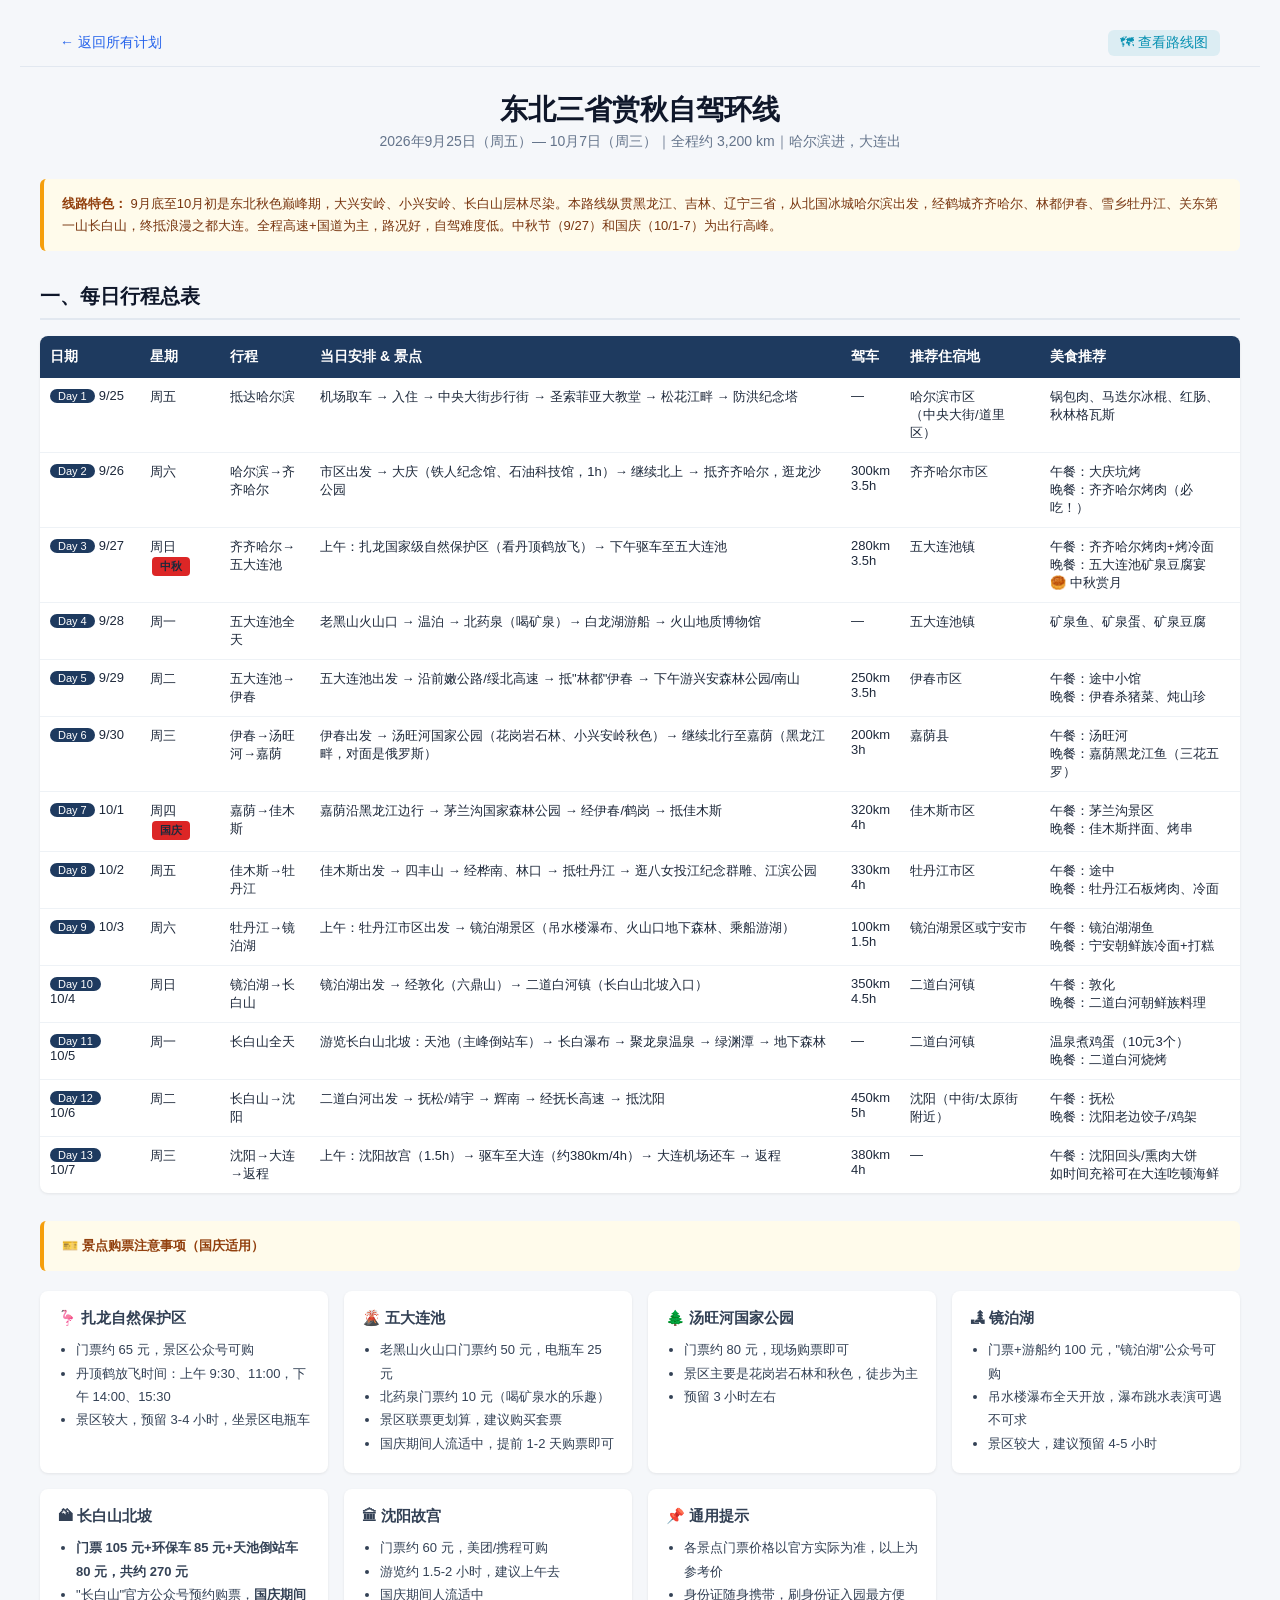
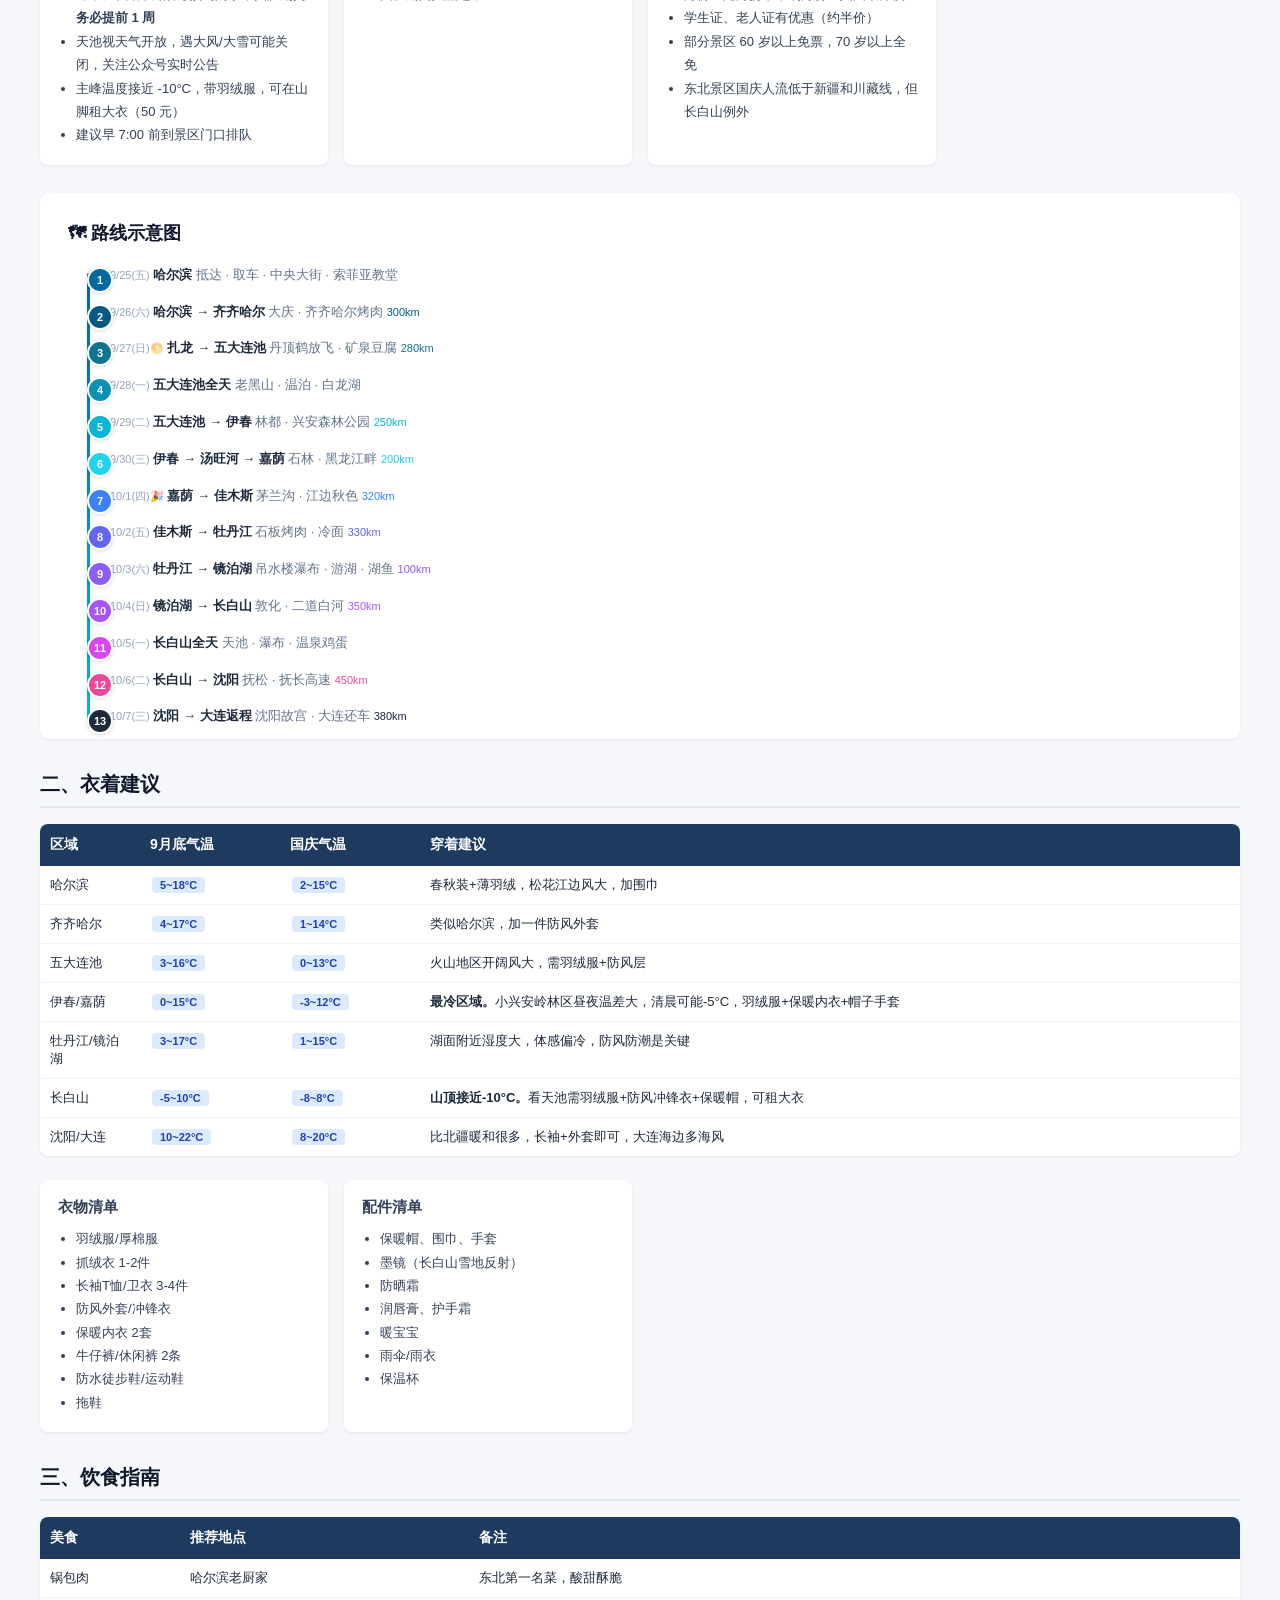
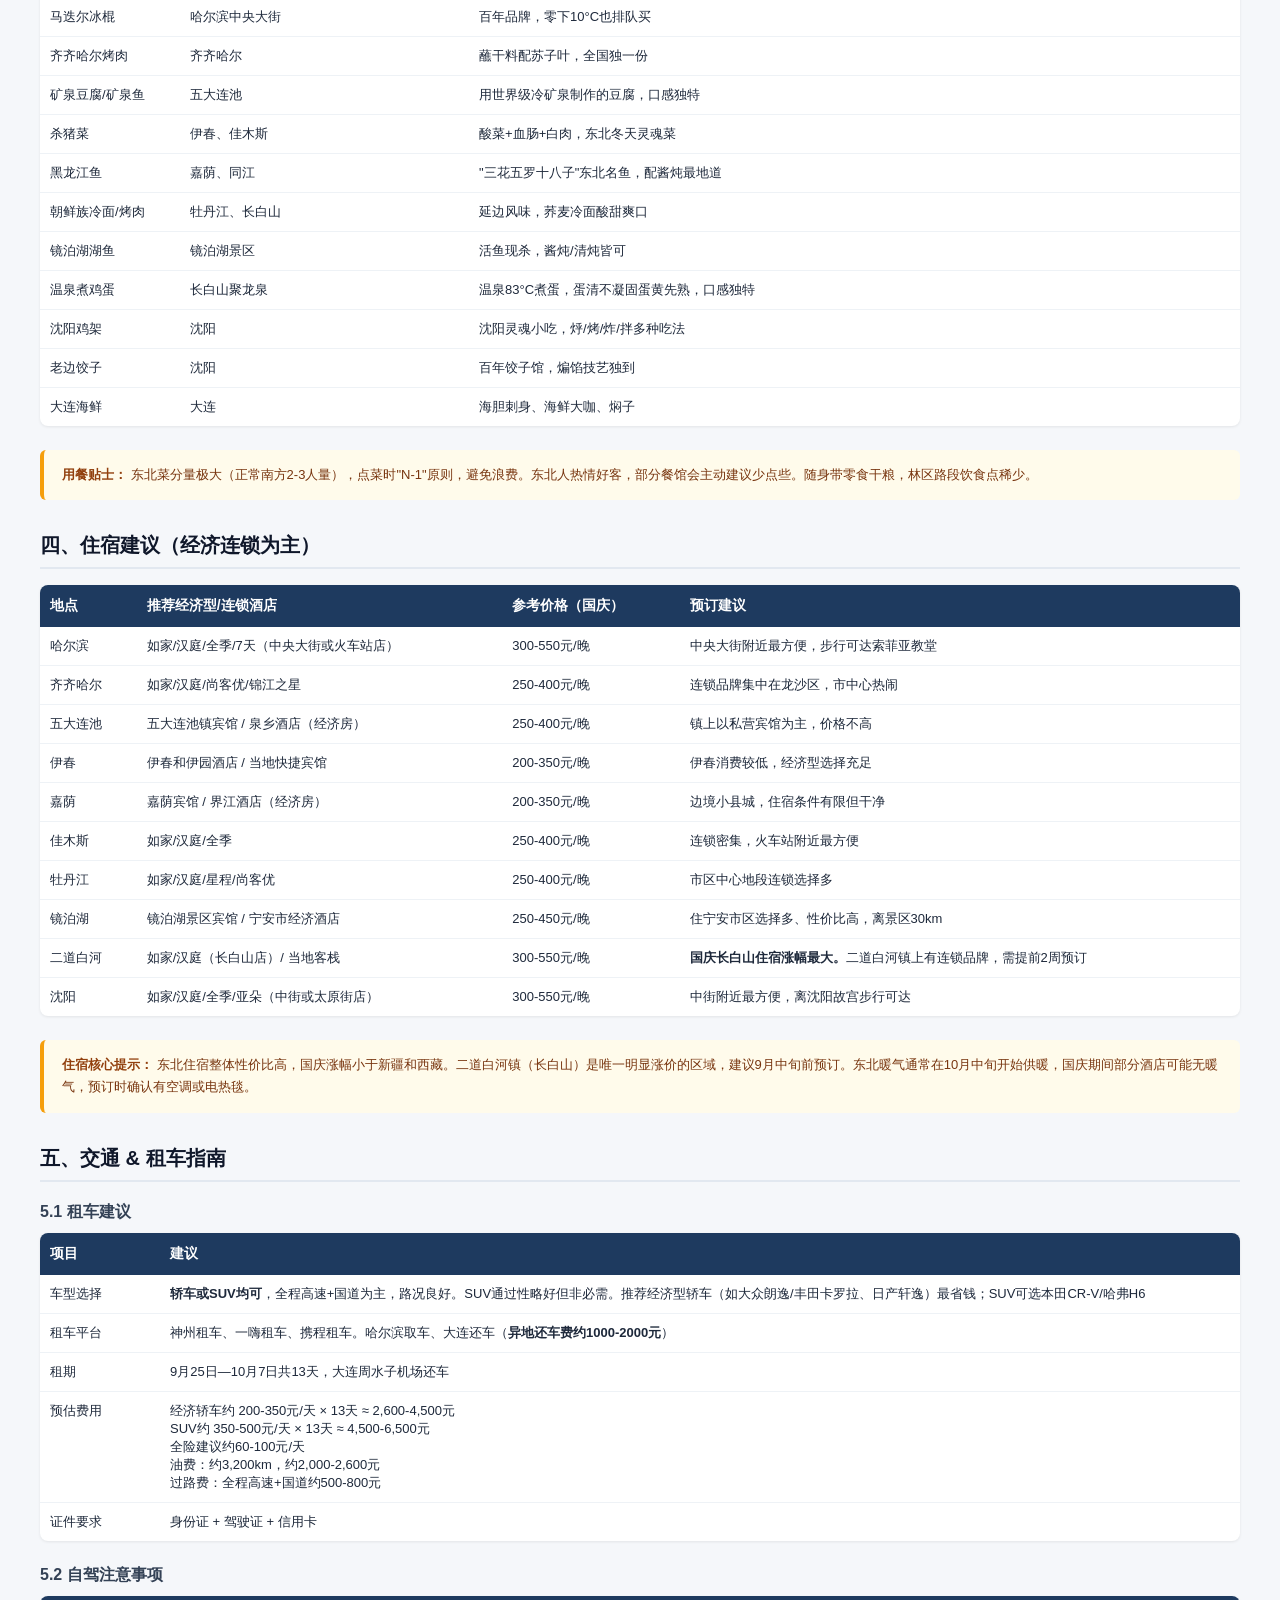
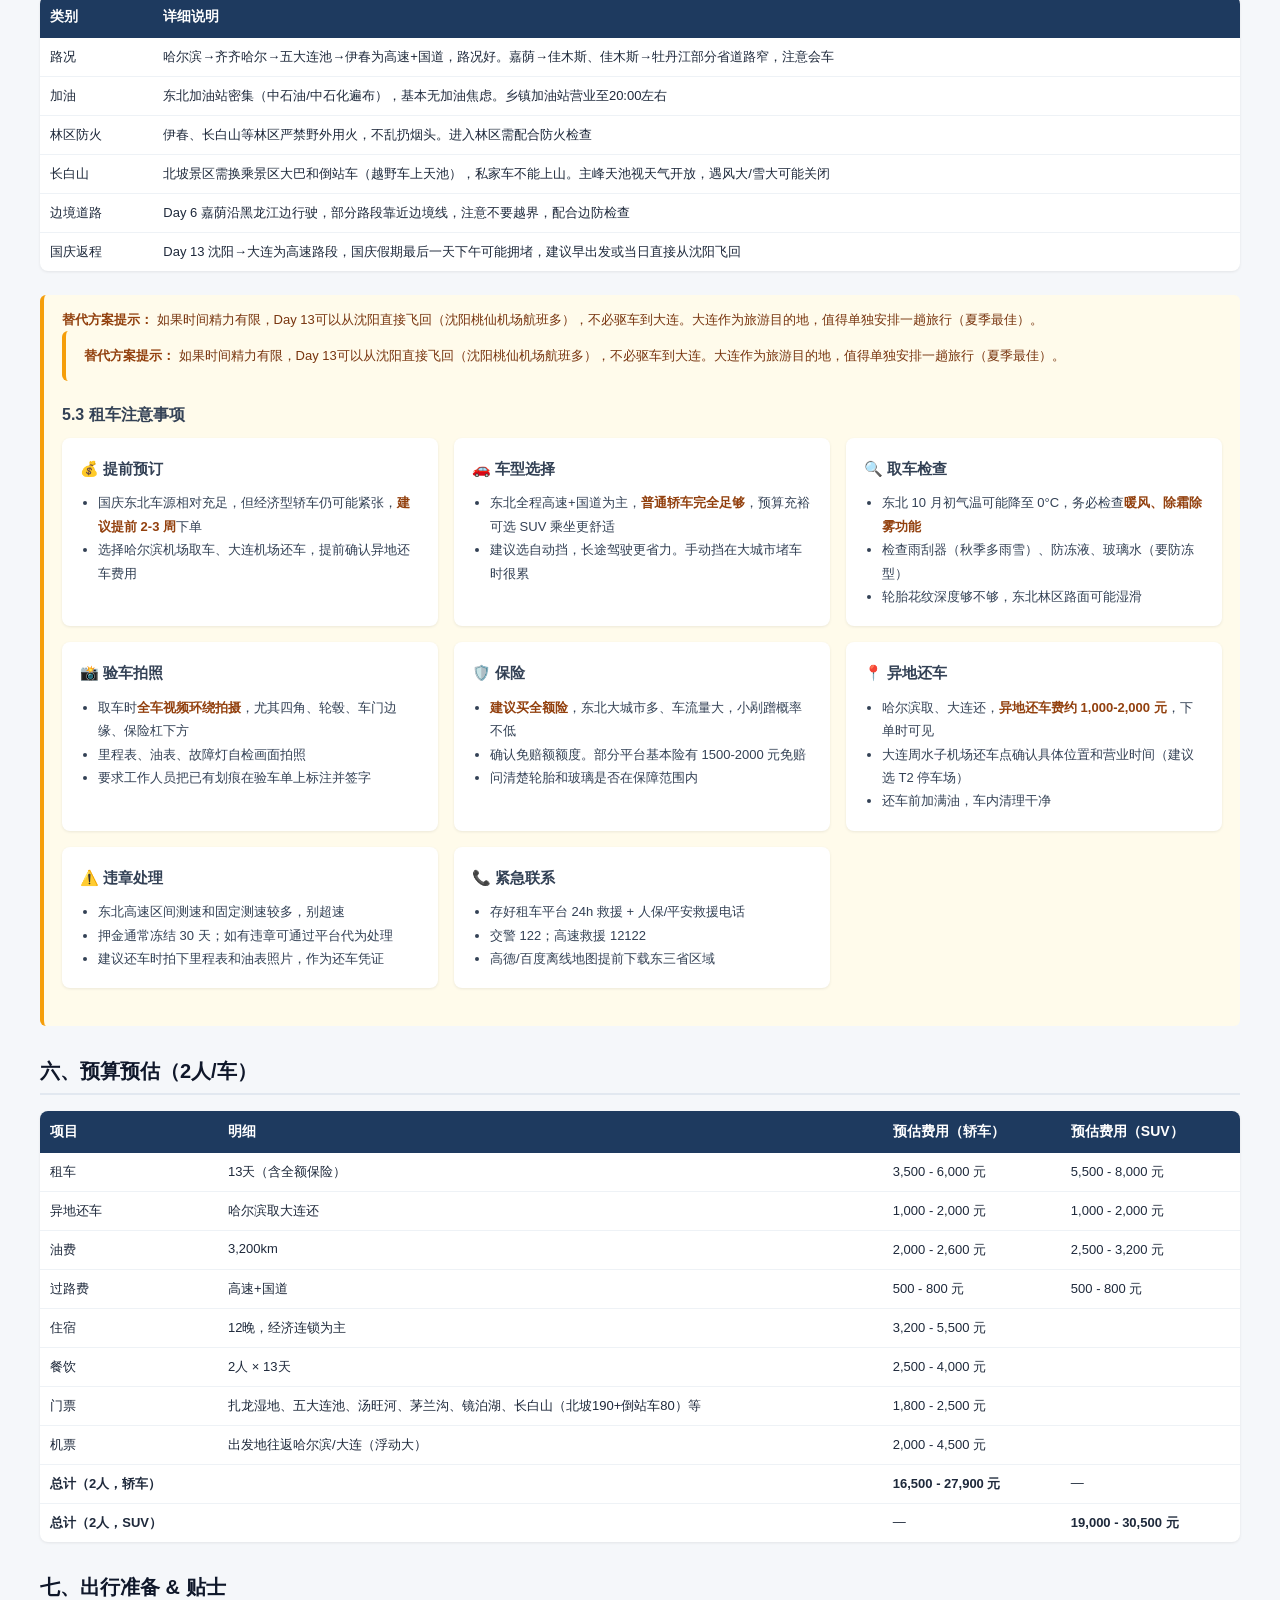
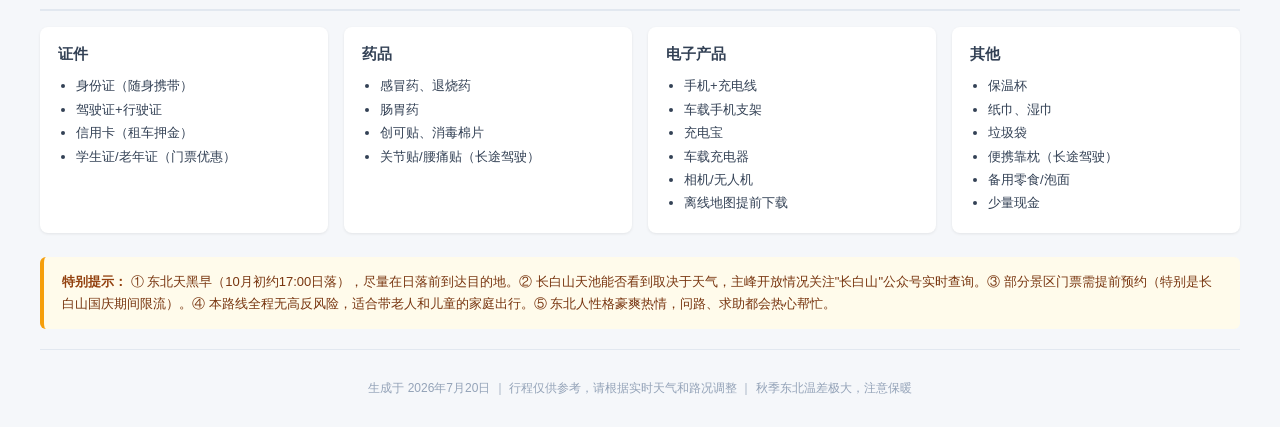
<file: plans/dongbei.html>
﻿<!DOCTYPE html>
<html lang="zh-CN">
<head>
<meta charset="UTF-8">
<meta name="viewport" content="width=device-width, initial-scale=1.0">
<title>东北三省自驾游计划（9.25 - 10.7）</title>
<style>
  * { margin: 0; padding: 0; box-sizing: border-box; }
  body { font-family: -apple-system, "PingFang SC", "Microsoft YaHei", sans-serif; background: #f5f7fa; color: #1e293b; padding: 20px; }
  .container { max-width: 1200px; margin: 0 auto; }
  h1 { text-align: center; font-size: 28px; padding: 24px 0 4px; color: #0f172a; }
  .subtitle { text-align: center; color: #64748b; font-size: 14px; margin-bottom: 28px; }
  h2 { font-size: 20px; margin: 32px 0 16px; padding-bottom: 8px; border-bottom: 2px solid #e2e8f0; color: #0f172a; }
  h3 { font-size: 16px; margin: 20px 0 10px; color: #334155; }
  table { width: 100%; border-collapse: collapse; margin-bottom: 24px; background: #fff; border-radius: 8px; overflow: hidden; box-shadow: 0 1px 3px rgba(0,0,0,0.08); }
  th { background: #1e3a5f; color: #fff; font-weight: 600; font-size: 14px; padding: 12px 10px; text-align: left; }
  td { padding: 10px; font-size: 13px; border-bottom: 1px solid #eef2f6; vertical-align: top; }
  tr:last-child td { border-bottom: none; }
  tr:hover td { background: #f8fafc; }
  .tag { display: inline-block; padding: 2px 8px; border-radius: 4px; font-size: 11px; font-weight: 600; margin: 1px 2px; }
  .tag-warn { background: #fee2e2; color: #991b1b; }
  .tag-autumn { background: #fef3c7; color: #92400e; }
  .tag-cold { background: #dbeafe; color: #1e40af; }
  .tag-food { background: #fce7f3; color: #9d174d; }
  .flex-grid { display: grid; grid-template-columns: repeat(auto-fill, minmax(280px, 1fr)); gap: 16px; margin-bottom: 24px; }
  .card { background: #fff; border-radius: 8px; padding: 18px; box-shadow: 0 1px 3px rgba(0,0,0,0.08); }
  .card h3 { margin: 0 0 10px; font-size: 15px; }
  .card ul { padding-left: 18px; font-size: 13px; line-height: 1.8; color: #334155; }
  .note-box { background: #fffbeb; border-left: 4px solid #f59e0b; padding: 14px 18px; border-radius: 6px; margin-bottom: 20px; font-size: 13px; line-height: 1.7; color: #78350f; }
  .note-box strong { color: #92400e; }
  .day-badge { display: inline-block; background: #1e3a5f; color: #fff; font-size: 11px; padding: 1px 8px; border-radius: 10px; margin-right: 4px; }
  .festival { background: #dc2626; }
  @media print { body { padding: 10px; } th { background: #1e3a5f !important; -webkit-print-color-adjust: exact; } }
</style>
</head>
<body><div style="max-width:1200px;margin:0 auto;padding:10px 20px;display:flex;align-items:center;gap:12px;">
  <a href="../index.html" style="color:#2563eb;text-decoration:none;font-size:14px;font-weight:500;">← 返回所有计划</a><span style="flex:1"></span><a href="dongbei-map.html" style="color:#0891b2;text-decoration:none;font-size:14px;font-weight:500;background:rgba(8,145,178,0.1);padding:4px 12px;border-radius:6px;">🗺 查看路线图</a>
</div>
<hr style="border:none;border-top:1px solid #e2e8f0;margin:0;">
<div class="container">

<h1>东北三省赏秋自驾环线</h1>
<p class="subtitle">2026年9月25日（周五）— 10月7日（周三）｜全程约 3,200 km｜哈尔滨进，大连出</p>

<div class="note-box">
  <strong>线路特色：</strong> 9月底至10月初是东北秋色巅峰期，大兴安岭、小兴安岭、长白山层林尽染。本路线纵贯黑龙江、吉林、辽宁三省，从北国冰城哈尔滨出发，经鹤城齐齐哈尔、林都伊春、雪乡牡丹江、关东第一山长白山，终抵浪漫之都大连。全程高速+国道为主，路况好，自驾难度低。中秋节（9/27）和国庆（10/1-7）为出行高峰。
</div>

<h2>一、每日行程总表</h2>
<table>
  <thead>
    <tr><th style="width:100px">日期</th><th style="width:80px">星期</th><th style="width:90px">行程</th><th>当日安排 &amp; 景点</th><th style="width:50px">驾车</th><th style="width:140px">推荐住宿地</th><th style="width:200px">美食推荐</th></tr>
  </thead>
  <tbody>
    <tr><td><span class="day-badge">Day 1</span>9/25</td><td>周五</td><td>抵达哈尔滨</td><td>机场取车 &rarr; 入住 &rarr; 中央大街步行街 &rarr; 圣索菲亚大教堂 &rarr; 松花江畔 &rarr; 防洪纪念塔</td><td>&mdash;</td><td>哈尔滨市区<br>（中央大街/道里区）</td><td>锅包肉、马迭尔冰棍、红肠、秋林格瓦斯</td></tr>
    <tr><td><span class="day-badge">Day 2</span>9/26</td><td>周六</td><td>哈尔滨&rarr;齐齐哈尔</td><td>市区出发 &rarr; 大庆（铁人纪念馆、石油科技馆，1h）&rarr; 继续北上 &rarr; 抵齐齐哈尔，逛龙沙公园</td><td>300km<br>3.5h</td><td>齐齐哈尔市区</td><td>午餐：大庆坑烤<br>晚餐：齐齐哈尔烤肉（必吃！）</td></tr>
    <tr><td><span class="day-badge">Day 3</span>9/27</td><td>周日 <span class="tag festival">中秋</span></td><td>齐齐哈尔&rarr;五大连池</td><td>上午：扎龙国家级自然保护区（看丹顶鹤放飞）&rarr; 下午驱车至五大连池</td><td>280km<br>3.5h</td><td>五大连池镇</td><td>午餐：齐齐哈尔烤肉+烤冷面<br>晚餐：五大连池矿泉豆腐宴<br>🥮 中秋赏月</td></tr>
    <tr><td><span class="day-badge">Day 4</span>9/28</td><td>周一</td><td>五大连池全天</td><td>老黑山火山口 &rarr; 温泊 &rarr; 北药泉（喝矿泉）&rarr; 白龙湖游船 &rarr; 火山地质博物馆</td><td>&mdash;</td><td>五大连池镇</td><td>矿泉鱼、矿泉蛋、矿泉豆腐</td></tr>
    <tr><td><span class="day-badge">Day 5</span>9/29</td><td>周二</td><td>五大连池&rarr;伊春</td><td>五大连池出发 &rarr; 沿前嫩公路/绥北高速 &rarr; 抵"林都"伊春 &rarr; 下午游兴安森林公园/南山</td><td>250km<br>3.5h</td><td>伊春市区</td><td>午餐：途中小馆<br>晚餐：伊春杀猪菜、炖山珍</td></tr>
    <tr><td><span class="day-badge">Day 6</span>9/30</td><td>周三</td><td>伊春&rarr;汤旺河&rarr;嘉荫</td><td>伊春出发 &rarr; 汤旺河国家公园（花岗岩石林、小兴安岭秋色）&rarr; 继续北行至嘉荫（黑龙江畔，对面是俄罗斯）</td><td>200km<br>3h</td><td>嘉荫县</td><td>午餐：汤旺河<br>晚餐：嘉荫黑龙江鱼（三花五罗）</td></tr>
    <tr><td><span class="day-badge">Day 7</span>10/1</td><td>周四 <span class="tag festival">国庆</span></td><td>嘉荫&rarr;佳木斯</td><td>嘉荫沿黑龙江边行 &rarr; 茅兰沟国家森林公园 &rarr; 经伊春/鹤岗 &rarr; 抵佳木斯</td><td>320km<br>4h</td><td>佳木斯市区</td><td>午餐：茅兰沟景区<br>晚餐：佳木斯拌面、烤串</td></tr>
    <tr><td><span class="day-badge">Day 8</span>10/2</td><td>周五</td><td>佳木斯&rarr;牡丹江</td><td>佳木斯出发 &rarr; 四丰山 &rarr; 经桦南、林口 &rarr; 抵牡丹江 &rarr; 逛八女投江纪念群雕、江滨公园</td><td>330km<br>4h</td><td>牡丹江市区</td><td>午餐：途中<br>晚餐：牡丹江石板烤肉、冷面</td></tr>
    <tr><td><span class="day-badge">Day 9</span>10/3</td><td>周六</td><td>牡丹江&rarr;镜泊湖</td><td>上午：牡丹江市区出发 &rarr; 镜泊湖景区（吊水楼瀑布、火山口地下森林、乘船游湖）</td><td>100km<br>1.5h</td><td>镜泊湖景区或宁安市</td><td>午餐：镜泊湖湖鱼<br>晚餐：宁安朝鲜族冷面+打糕</td></tr>
    <tr><td><span class="day-badge">Day 10</span>10/4</td><td>周日</td><td>镜泊湖&rarr;长白山</td><td>镜泊湖出发 &rarr; 经敦化（六鼎山）&rarr; 二道白河镇（长白山北坡入口）</td><td>350km<br>4.5h</td><td>二道白河镇</td><td>午餐：敦化<br>晚餐：二道白河朝鲜族料理</td></tr>
    <tr><td><span class="day-badge">Day 11</span>10/5</td><td>周一</td><td>长白山全天</td><td>游览长白山北坡：天池（主峰倒站车）&rarr; 长白瀑布 &rarr; 聚龙泉温泉 &rarr; 绿渊潭 &rarr; 地下森林</td><td>&mdash;</td><td>二道白河镇</td><td>温泉煮鸡蛋（10元3个）<br>晚餐：二道白河烧烤</td></tr>
    <tr><td><span class="day-badge">Day 12</span>10/6</td><td>周二</td><td>长白山&rarr;沈阳</td><td>二道白河出发 &rarr; 抚松/靖宇 &rarr; 辉南 &rarr; 经抚长高速 &rarr; 抵沈阳</td><td>450km<br>5h</td><td>沈阳（中街/太原街附近）</td><td>午餐：抚松<br>晚餐：沈阳老边饺子/鸡架</td></tr>
    <tr><td><span class="day-badge">Day 13</span>10/7</td><td>周三</td><td>沈阳&rarr;大连&rarr;返程</td><td>上午：沈阳故宫（1.5h）&rarr; 驱车至大连（约380km/4h）&rarr; 大连机场还车 &rarr; 返程</td><td>380km<br>4h</td><td>&mdash;</td><td>午餐：沈阳回头/熏肉大饼<br>如时间充裕可在大连吃顿海鲜</td></tr>
  </tbody>
</table>
<div class="note-box" style="margin-top:28px;">
  <strong>🎫 景点购票注意事项（国庆适用）</strong>
</div>
<div class="flex-grid">
  <div class="card"><h3>🦩 扎龙自然保护区</h3><ul><li>门票约 65 元，景区公众号可购</li><li>丹顶鹤放飞时间：上午 9:30、11:00，下午 14:00、15:30</li><li>景区较大，预留 3-4 小时，坐景区电瓶车</li></ul></div>
  <div class="card"><h3>🌋 五大连池</h3><ul><li>老黑山火山口门票约 50 元，电瓶车 25 元</li><li>北药泉门票约 10 元（喝矿泉水的乐趣）</li><li>景区联票更划算，建议购买套票</li><li>国庆期间人流适中，提前 1-2 天购票即可</li></ul></div>
  <div class="card"><h3>🌲 汤旺河国家公园</h3><ul><li>门票约 80 元，现场购票即可</li><li>景区主要是花岗岩石林和秋色，徒步为主</li><li>预留 3 小时左右</li></ul></div>
  <div class="card"><h3>🏞 镜泊湖</h3><ul><li>门票+游船约 100 元，"镜泊湖"公众号可购</li><li>吊水楼瀑布全天开放，瀑布跳水表演可遇不可求</li><li>景区较大，建议预留 4-5 小时</li></ul></div>
  <div class="card"><h3>🏔 长白山北坡</h3><ul><li><strong>门票 105 元+环保车 85 元+天池倒站车 80 元，共约 270 元</strong></li><li>"长白山"官方公众号预约购票，<strong>国庆期间务必提前 1 周</strong></li><li>天池视天气开放，遇大风/大雪可能关闭，关注公众号实时公告</li><li>主峰温度接近 -10°C，带羽绒服，可在山脚租大衣（50 元）</li><li>建议早 7:00 前到景区门口排队</li></ul></div>
  <div class="card"><h3>🏛 沈阳故宫</h3><ul><li>门票约 60 元，美团/携程可购</li><li>游览约 1.5-2 小时，建议上午去</li><li>国庆期间人流适中</li></ul></div>
  <div class="card"><h3>📌 通用提示</h3><ul><li>各景点门票价格以官方实际为准，以上为参考价</li><li>身份证随身携带，刷身份证入园最方便</li><li>学生证、老人证有优惠（约半价）</li><li>部分景区 60 岁以上免票，70 岁以上全免</li><li>东北景区国庆人流低于新疆和川藏线，但长白山例外</li></ul></div>
</div>

<div style="margin:28px 0;background:#fff;border-radius:10px;padding:28px 28px 8px;box-shadow:0 1px 3px rgba(0,0,0,0.06);">
<h3 style="margin:0 0 20px;font-size:18px;color:#0f172a;display:flex;align-items:center;gap:8px;">🗺 路线示意图</h3>
<div style="position:relative;padding-left:42px;">
<div style="position:absolute;left:19px;top:8px;bottom:8px;width:3px;background:linear-gradient(to bottom,#0369a1,#06b6d4);border-radius:2px;"></div>

<div style="position:relative;padding-bottom:16px;">
  <div style="position:absolute;left:-23px;top:2px;width:26px;height:26px;border-radius:50%;background:#0369a1;color:#fff;display:flex;align-items:center;justify-content:center;font-size:11px;font-weight:700;border:2px solid #fff;box-shadow:0 1px 4px rgba(0,0,0,0.15);">1</div>
  <div style="font-size:13px;line-height:1.6;"><span style="color:#94a3b8;font-size:11px;">9/25(五)</span> <strong>哈尔滨</strong> <span style="color:#64748b;">抵达 · 取车 · 中央大街 · 索菲亚教堂</span></div>
</div>
<div style="position:relative;padding-bottom:16px;">
  <div style="position:absolute;left:-23px;top:2px;width:26px;height:26px;border-radius:50%;background:#075985;color:#fff;display:flex;align-items:center;justify-content:center;font-size:11px;font-weight:700;border:2px solid #fff;box-shadow:0 1px 4px rgba(0,0,0,0.15);">2</div>
  <div style="font-size:13px;line-height:1.6;"><span style="color:#94a3b8;font-size:11px;">9/26(六)</span> <strong>哈尔滨 → 齐齐哈尔</strong> <span style="color:#64748b;">大庆 · 齐齐哈尔烤肉</span> <span style="color:#075985;font-size:11px;">300km</span></div>
</div>
<div style="position:relative;padding-bottom:16px;">
  <div style="position:absolute;left:-23px;top:2px;width:26px;height:26px;border-radius:50%;background:#0e7490;color:#fff;display:flex;align-items:center;justify-content:center;font-size:11px;font-weight:700;border:2px solid #fff;box-shadow:0 1px 4px rgba(0,0,0,0.15);">3</div>
  <div style="font-size:13px;line-height:1.6;"><span style="color:#94a3b8;font-size:11px;">9/27(日)🌕</span> <strong>扎龙 → 五大连池</strong> <span style="color:#64748b;">丹顶鹤放飞 · 矿泉豆腐</span> <span style="color:#0e7490;font-size:11px;">280km</span></div>
</div>
<div style="position:relative;padding-bottom:16px;">
  <div style="position:absolute;left:-23px;top:2px;width:26px;height:26px;border-radius:50%;background:#0891b2;color:#fff;display:flex;align-items:center;justify-content:center;font-size:11px;font-weight:700;border:2px solid #fff;box-shadow:0 1px 4px rgba(0,0,0,0.15);">4</div>
  <div style="font-size:13px;line-height:1.6;"><span style="color:#94a3b8;font-size:11px;">9/28(一)</span> <strong>五大连池全天</strong> <span style="color:#64748b;">老黑山 · 温泊 · 白龙湖</span></div>
</div>
<div style="position:relative;padding-bottom:16px;">
  <div style="position:absolute;left:-23px;top:2px;width:26px;height:26px;border-radius:50%;background:#06b6d4;color:#fff;display:flex;align-items:center;justify-content:center;font-size:11px;font-weight:700;border:2px solid #fff;box-shadow:0 1px 4px rgba(0,0,0,0.15);">5</div>
  <div style="font-size:13px;line-height:1.6;"><span style="color:#94a3b8;font-size:11px;">9/29(二)</span> <strong>五大连池 → 伊春</strong> <span style="color:#64748b;">林都 · 兴安森林公园</span> <span style="color:#06b6d4;font-size:11px;">250km</span></div>
</div>
<div style="position:relative;padding-bottom:16px;">
  <div style="position:absolute;left:-23px;top:2px;width:26px;height:26px;border-radius:50%;background:#22d3ee;color:#fff;display:flex;align-items:center;justify-content:center;font-size:11px;font-weight:700;border:2px solid #fff;box-shadow:0 1px 4px rgba(0,0,0,0.15);">6</div>
  <div style="font-size:13px;line-height:1.6;"><span style="color:#94a3b8;font-size:11px;">9/30(三)</span> <strong>伊春 → 汤旺河 → 嘉荫</strong> <span style="color:#64748b;">石林 · 黑龙江畔</span> <span style="color:#22d3ee;font-size:11px;">200km</span></div>
</div>
<div style="position:relative;padding-bottom:16px;">
  <div style="position:absolute;left:-23px;top:2px;width:26px;height:26px;border-radius:50%;background:#3b82f6;color:#fff;display:flex;align-items:center;justify-content:center;font-size:11px;font-weight:700;border:2px solid #fff;box-shadow:0 1px 4px rgba(0,0,0,0.15);">7</div>
  <div style="font-size:13px;line-height:1.6;"><span style="color:#94a3b8;font-size:11px;">10/1(四)🎉</span> <strong>嘉荫 → 佳木斯</strong> <span style="color:#64748b;">茅兰沟 · 江边秋色</span> <span style="color:#3b82f6;font-size:11px;">320km</span></div>
</div>
<div style="position:relative;padding-bottom:16px;">
  <div style="position:absolute;left:-23px;top:2px;width:26px;height:26px;border-radius:50%;background:#6366f1;color:#fff;display:flex;align-items:center;justify-content:center;font-size:11px;font-weight:700;border:2px solid #fff;box-shadow:0 1px 4px rgba(0,0,0,0.15);">8</div>
  <div style="font-size:13px;line-height:1.6;"><span style="color:#94a3b8;font-size:11px;">10/2(五)</span> <strong>佳木斯 → 牡丹江</strong> <span style="color:#64748b;">石板烤肉 · 冷面</span> <span style="color:#6366f1;font-size:11px;">330km</span></div>
</div>
<div style="position:relative;padding-bottom:16px;">
  <div style="position:absolute;left:-23px;top:2px;width:26px;height:26px;border-radius:50%;background:#8b5cf6;color:#fff;display:flex;align-items:center;justify-content:center;font-size:11px;font-weight:700;border:2px solid #fff;box-shadow:0 1px 4px rgba(0,0,0,0.15);">9</div>
  <div style="font-size:13px;line-height:1.6;"><span style="color:#94a3b8;font-size:11px;">10/3(六)</span> <strong>牡丹江 → 镜泊湖</strong> <span style="color:#64748b;">吊水楼瀑布 · 游湖 · 湖鱼</span> <span style="color:#8b5cf6;font-size:11px;">100km</span></div>
</div>
<div style="position:relative;padding-bottom:16px;">
  <div style="position:absolute;left:-23px;top:2px;width:26px;height:26px;border-radius:50%;background:#a855f7;color:#fff;display:flex;align-items:center;justify-content:center;font-size:11px;font-weight:700;border:2px solid #fff;box-shadow:0 1px 4px rgba(0,0,0,0.15);">10</div>
  <div style="font-size:13px;line-height:1.6;"><span style="color:#94a3b8;font-size:11px;">10/4(日)</span> <strong>镜泊湖 → 长白山</strong> <span style="color:#64748b;">敦化 · 二道白河</span> <span style="color:#a855f7;font-size:11px;">350km</span></div>
</div>
<div style="position:relative;padding-bottom:16px;">
  <div style="position:absolute;left:-23px;top:2px;width:26px;height:26px;border-radius:50%;background:#d946ef;color:#fff;display:flex;align-items:center;justify-content:center;font-size:11px;font-weight:700;border:2px solid #fff;box-shadow:0 1px 4px rgba(0,0,0,0.15);">11</div>
  <div style="font-size:13px;line-height:1.6;"><span style="color:#94a3b8;font-size:11px;">10/5(一)</span> <strong>长白山全天</strong> <span style="color:#64748b;">天池 · 瀑布 · 温泉鸡蛋</span></div>
</div>
<div style="position:relative;padding-bottom:16px;">
  <div style="position:absolute;left:-23px;top:2px;width:26px;height:26px;border-radius:50%;background:#ec4899;color:#fff;display:flex;align-items:center;justify-content:center;font-size:11px;font-weight:700;border:2px solid #fff;box-shadow:0 1px 4px rgba(0,0,0,0.15);">12</div>
  <div style="font-size:13px;line-height:1.6;"><span style="color:#94a3b8;font-size:11px;">10/6(二)</span> <strong>长白山 → 沈阳</strong> <span style="color:#64748b;">抚松 · 抚长高速</span> <span style="color:#ec4899;font-size:11px;">450km</span></div>
</div>
<div style="position:relative;padding-bottom:4px;">
  <div style="position:absolute;left:-23px;top:2px;width:26px;height:26px;border-radius:50%;background:#1e293b;color:#fff;display:flex;align-items:center;justify-content:center;font-size:11px;font-weight:700;border:2px solid #fff;box-shadow:0 1px 4px rgba(0,0,0,0.15);">13</div>
  <div style="font-size:13px;line-height:1.6;"><span style="color:#94a3b8;font-size:11px;">10/7(三)</span> <strong>沈阳 → 大连返程</strong> <span style="color:#64748b;">沈阳故宫 · 大连还车</span> <span style="color:#1e293b;font-size:11px;">380km</span></div>
</div>
</div>
</div>

<h2>二、衣着建议</h2>
<table>
  <thead><tr><th style="width:100px">区域</th><th style="width:140px">9月底气温</th><th style="width:140px">国庆气温</th><th>穿着建议</th></tr></thead>
  <tbody>
    <tr><td>哈尔滨</td><td><span class="tag tag-cold">5~18°C</span></td><td><span class="tag tag-cold">2~15°C</span></td><td>春秋装+薄羽绒，松花江边风大，加围巾</td></tr>
    <tr><td>齐齐哈尔</td><td><span class="tag tag-cold">4~17°C</span></td><td><span class="tag tag-cold">1~14°C</span></td><td>类似哈尔滨，加一件防风外套</td></tr>
    <tr><td>五大连池</td><td><span class="tag tag-cold">3~16°C</span></td><td><span class="tag tag-cold">0~13°C</span></td><td>火山地区开阔风大，需羽绒服+防风层</td></tr>
    <tr><td>伊春/嘉荫</td><td><span class="tag tag-cold">0~15°C</span></td><td><span class="tag tag-cold">-3~12°C</span></td><td><strong>最冷区域。</strong>小兴安岭林区昼夜温差大，清晨可能-5°C，羽绒服+保暖内衣+帽子手套</td></tr>
    <tr><td>牡丹江/镜泊湖</td><td><span class="tag tag-cold">3~17°C</span></td><td><span class="tag tag-cold">1~15°C</span></td><td>湖面附近湿度大，体感偏冷，防风防潮是关键</td></tr>
    <tr><td>长白山</td><td><span class="tag tag-cold">-5~10°C</span></td><td><span class="tag tag-cold">-8~8°C</span></td><td><strong>山顶接近-10°C。</strong>看天池需羽绒服+防风冲锋衣+保暖帽，可租大衣</td></tr>
    <tr><td>沈阳/大连</td><td><span class="tag tag-cold">10~22°C</span></td><td><span class="tag tag-cold">8~20°C</span></td><td>比北疆暖和很多，长袖+外套即可，大连海边多海风</td></tr>
  </tbody>
</table>

<div class="flex-grid">
  <div class="card"><h3>衣物清单</h3><ul><li>羽绒服/厚棉服</li><li>抓绒衣 1-2件</li><li>长袖T恤/卫衣 3-4件</li><li>防风外套/冲锋衣</li><li>保暖内衣 2套</li><li>牛仔裤/休闲裤 2条</li><li>防水徒步鞋/运动鞋</li><li>拖鞋</li></ul></div>
  <div class="card"><h3>配件清单</h3><ul><li>保暖帽、围巾、手套</li><li>墨镜（长白山雪地反射）</li><li>防晒霜</li><li>润唇膏、护手霜</li><li>暖宝宝</li><li>雨伞/雨衣</li><li>保温杯</li></ul></div>
</div>

<h2>三、饮食指南</h2>
<table>
  <thead><tr><th style="width:140px">美食</th><th>推荐地点</th><th>备注</th></tr></thead>
  <tbody>
    <tr><td>锅包肉</td><td>哈尔滨老厨家</td><td>东北第一名菜，酸甜酥脆</td></tr>
    <tr><td>马迭尔冰棍</td><td>哈尔滨中央大街</td><td>百年品牌，零下10°C也排队买</td></tr>
    <tr><td>齐齐哈尔烤肉</td><td>齐齐哈尔</td><td>蘸干料配苏子叶，全国独一份</td></tr>
    <tr><td>矿泉豆腐/矿泉鱼</td><td>五大连池</td><td>用世界级冷矿泉制作的豆腐，口感独特</td></tr>
    <tr><td>杀猪菜</td><td>伊春、佳木斯</td><td>酸菜+血肠+白肉，东北冬天灵魂菜</td></tr>
    <tr><td>黑龙江鱼</td><td>嘉荫、同江</td><td>"三花五罗十八子"东北名鱼，配酱炖最地道</td></tr>
    <tr><td>朝鲜族冷面/烤肉</td><td>牡丹江、长白山</td><td>延边风味，荞麦冷面酸甜爽口</td></tr>
    <tr><td>镜泊湖湖鱼</td><td>镜泊湖景区</td><td>活鱼现杀，酱炖/清炖皆可</td></tr>
    <tr><td>温泉煮鸡蛋</td><td>长白山聚龙泉</td><td>温泉83°C煮蛋，蛋清不凝固蛋黄先熟，口感独特</td></tr>
    <tr><td>沈阳鸡架</td><td>沈阳</td><td>沈阳灵魂小吃，烀/烤/炸/拌多种吃法</td></tr>
    <tr><td>老边饺子</td><td>沈阳</td><td>百年饺子馆，煸馅技艺独到</td></tr>
    <tr><td>大连海鲜</td><td>大连</td><td>海胆刺身、海鲜大咖、焖子</td></tr>
  </tbody>
</table>

<div class="note-box">
  <strong>用餐贴士：</strong> 东北菜分量极大（正常南方2-3人量），点菜时"N-1"原则，避免浪费。东北人热情好客，部分餐馆会主动建议少点些。随身带零食干粮，林区路段饮食点稀少。
</div>

<h2>四、住宿建议（经济连锁为主）</h2>
<table>
  <thead><tr><th>地点</th><th>推荐经济型/连锁酒店</th><th>参考价格（国庆）</th><th>预订建议</th></tr></thead>
  <tbody>
    <tr><td>哈尔滨</td><td>如家/汉庭/全季/7天（中央大街或火车站店）</td><td>300-550元/晚</td><td>中央大街附近最方便，步行可达索菲亚教堂</td></tr>
    <tr><td>齐齐哈尔</td><td>如家/汉庭/尚客优/锦江之星</td><td>250-400元/晚</td><td>连锁品牌集中在龙沙区，市中心热闹</td></tr>
    <tr><td>五大连池</td><td>五大连池镇宾馆 / 泉乡酒店（经济房）</td><td>250-400元/晚</td><td>镇上以私营宾馆为主，价格不高</td></tr>
    <tr><td>伊春</td><td>伊春和伊园酒店 / 当地快捷宾馆</td><td>200-350元/晚</td><td>伊春消费较低，经济型选择充足</td></tr>
    <tr><td>嘉荫</td><td>嘉荫宾馆 / 界江酒店（经济房）</td><td>200-350元/晚</td><td>边境小县城，住宿条件有限但干净</td></tr>
    <tr><td>佳木斯</td><td>如家/汉庭/全季</td><td>250-400元/晚</td><td>连锁密集，火车站附近最方便</td></tr>
    <tr><td>牡丹江</td><td>如家/汉庭/星程/尚客优</td><td>250-400元/晚</td><td>市区中心地段连锁选择多</td></tr>
    <tr><td>镜泊湖</td><td>镜泊湖景区宾馆 / 宁安市经济酒店</td><td>250-450元/晚</td><td>住宁安市区选择多、性价比高，离景区30km</td></tr>
    <tr><td>二道白河</td><td>如家/汉庭（长白山店）/ 当地客栈</td><td>300-550元/晚</td><td><strong>国庆长白山住宿涨幅最大。</strong>二道白河镇上有连锁品牌，需提前2周预订</td></tr>
    <tr><td>沈阳</td><td>如家/汉庭/全季/亚朵（中街或太原街店）</td><td>300-550元/晚</td><td>中街附近最方便，离沈阳故宫步行可达</td></tr>
  </tbody>
</table>

<div class="note-box">
  <strong>住宿核心提示：</strong> 东北住宿整体性价比高，国庆涨幅小于新疆和西藏。二道白河镇（长白山）是唯一明显涨价的区域，建议9月中旬前预订。东北暖气通常在10月中旬开始供暖，国庆期间部分酒店可能无暖气，预订时确认有空调或电热毯。
</div>

<h2>五、交通 &amp; 租车指南</h2>

<h3>5.1 租车建议</h3>
<table>
  <thead><tr><th style="width:120px">项目</th><th>建议</th></tr></thead>
  <tbody>
    <tr><td>车型选择</td><td><strong>轿车或SUV均可</strong>，全程高速+国道为主，路况良好。SUV通过性略好但非必需。推荐经济型轿车（如大众朗逸/丰田卡罗拉、日产轩逸）最省钱；SUV可选本田CR-V/哈弗H6</td></tr>
    <tr><td>租车平台</td><td>神州租车、一嗨租车、携程租车。哈尔滨取车、大连还车（<strong>异地还车费约1000-2000元</strong>）</td></tr>
    <tr><td>租期</td><td>9月25日&mdash;10月7日共13天，大连周水子机场还车</td></tr>
    <tr><td>预估费用</td><td>经济轿车约 200-350元/天 &times; 13天 &asymp; 2,600-4,500元<br>SUV约 350-500元/天 &times; 13天 &asymp; 4,500-6,500元<br>全险建议约60-100元/天<br>油费：约3,200km，约2,000-2,600元<br>过路费：全程高速+国道约500-800元</td></tr>
    <tr><td>证件要求</td><td>身份证 + 驾驶证 + 信用卡</td></tr>
  </tbody>
</table>

<h3>5.2 自驾注意事项</h3>
<table>
  <thead><tr><th>类别</th><th>详细说明</th></tr></thead>
  <tbody>
    <tr><td>路况</td><td>哈尔滨&rarr;齐齐哈尔&rarr;五大连池&rarr;伊春为高速+国道，路况好。嘉荫&rarr;佳木斯、佳木斯&rarr;牡丹江部分省道路窄，注意会车</td></tr>
    <tr><td>加油</td><td>东北加油站密集（中石油/中石化遍布），基本无加油焦虑。乡镇加油站营业至20:00左右</td></tr>
    <tr><td>林区防火</td><td>伊春、长白山等林区严禁野外用火，不乱扔烟头。进入林区需配合防火检查</td></tr>
    <tr><td>长白山</td><td>北坡景区需换乘景区大巴和倒站车（越野车上天池），私家车不能上山。主峰天池视天气开放，遇风大/雪大可能关闭</td></tr>
    <tr><td>边境道路</td><td>Day 6 嘉荫沿黑龙江边行驶，部分路段靠近边境线，注意不要越界，配合边防检查</td></tr>
    <tr><td>国庆返程</td><td>Day 13 沈阳&rarr;大连为高速路段，国庆假期最后一天下午可能拥堵，建议早出发或当日直接从沈阳飞回</td></tr>
  </tbody>
</table>

<div class="note-box">
  <strong>替代方案提示：</strong> 如果时间精力有限，Day 13可以从沈阳直接飞回（沈阳桃仙机场航班多），不必驱车到大连。大连作为旅游目的地，值得单独安排一趟旅行（夏季最佳）。

<div class="note-box">
  <strong>替代方案提示：</strong> 如果时间精力有限，Day 13可以从沈阳直接飞回（沈阳桃仙机场航班多），不必驱车到大连。大连作为旅游目的地，值得单独安排一趟旅行（夏季最佳）。
</div>

<h3>5.3 租车注意事项</h3>
<div class="flex-grid">
  <div class="card"><h3>💰 提前预订</h3><ul><li>国庆东北车源相对充足，但经济型轿车仍可能紧张，<strong>建议提前 2-3 周</strong>下单</li><li>选择哈尔滨机场取车、大连机场还车，提前确认异地还车费用</li></ul></div>
  <div class="card"><h3>🚗 车型选择</h3><ul><li>东北全程高速+国道为主，<strong>普通轿车完全足够</strong>，预算充裕可选 SUV 乘坐更舒适</li><li>建议选自动挡，长途驾驶更省力。手动挡在大城市堵车时很累</li></ul></div>
  <div class="card"><h3>🔍 取车检查</h3><ul><li>东北 10 月初气温可能降至 0°C，务必检查<strong>暖风、除霜除雾功能</strong></li><li>检查雨刮器（秋季多雨雪）、防冻液、玻璃水（要防冻型）</li><li>轮胎花纹深度够不够，东北林区路面可能湿滑</li></ul></div>
  <div class="card"><h3>📸 验车拍照</h3><ul><li>取车时<strong>全车视频环绕拍摄</strong>，尤其四角、轮毂、车门边缘、保险杠下方</li><li>里程表、油表、故障灯自检画面拍照</li><li>要求工作人员把已有划痕在验车单上标注并签字</li></ul></div>
  <div class="card"><h3>🛡️ 保险</h3><ul><li><strong>建议买全额险</strong>，东北大城市多、车流量大，小剐蹭概率不低</li><li>确认免赔额额度。部分平台基本险有 1500-2000 元免赔</li><li>问清楚轮胎和玻璃是否在保障范围内</li></ul></div>
  <div class="card"><h3>📍 异地还车</h3><ul><li>哈尔滨取、大连还，<strong>异地还车费约 1,000-2,000 元</strong>，下单时可见</li><li>大连周水子机场还车点确认具体位置和营业时间（建议选 T2 停车场）</li><li>还车前加满油，车内清理干净</li></ul></div>
  <div class="card"><h3>⚠️ 违章处理</h3><ul><li>东北高速区间测速和固定测速较多，别超速</li><li>押金通常冻结 30 天；如有违章可通过平台代为处理</li><li>建议还车时拍下里程表和油表照片，作为还车凭证</li></ul></div>
  <div class="card"><h3>📞 紧急联系</h3><ul><li>存好租车平台 24h 救援 + 人保/平安救援电话</li><li>交警 122；高速救援 12122</li><li>高德/百度离线地图提前下载东三省区域</li></ul></div>
</div>
</div>

<h2>六、预算预估（2人/车）</h2>
<table>
  <thead><tr><th>项目</th><th>明细</th><th>预估费用（轿车）</th><th>预估费用（SUV）</th></tr></thead>
  <tbody>
    <tr><td>租车</td><td>13天（含全额保险）</td><td>3,500 - 6,000 元</td><td>5,500 - 8,000 元</td></tr>
    <tr><td>异地还车</td><td>哈尔滨取大连还</td><td>1,000 - 2,000 元</td><td>1,000 - 2,000 元</td></tr>
    <tr><td>油费</td><td>3,200km</td><td>2,000 - 2,600 元</td><td>2,500 - 3,200 元</td></tr>
    <tr><td>过路费</td><td>高速+国道</td><td>500 - 800 元</td><td>500 - 800 元</td></tr>
    <tr><td>住宿</td><td>12晚，经济连锁为主</td><td colspan="2">3,200 - 5,500 元</td></tr>
    <tr><td>餐饮</td><td>2人 &times; 13天</td><td colspan="2">2,500 - 4,000 元</td></tr>
    <tr><td>门票</td><td>扎龙湿地、五大连池、汤旺河、茅兰沟、镜泊湖、长白山（北坡190+倒站车80）等</td><td colspan="2">1,800 - 2,500 元</td></tr>
    <tr><td>机票</td><td>出发地往返哈尔滨/大连（浮动大）</td><td colspan="2">2,000 - 4,500 元</td></tr>
    <tr><td><strong>总计（2人，轿车）</strong></td><td></td><td><strong>16,500 - 27,900 元</strong></td><td>&mdash;</td></tr>
    <tr><td><strong>总计（2人，SUV）</strong></td><td></td><td>&mdash;</td><td><strong>19,000 - 30,500 元</strong></td></tr>
  </tbody>
</table>

<h2>七、出行准备 &amp; 贴士</h2>
<div class="flex-grid">
  <div class="card"><h3>证件</h3><ul><li>身份证（随身携带）</li><li>驾驶证+行驶证</li><li>信用卡（租车押金）</li><li>学生证/老年证（门票优惠）</li></ul></div>
  <div class="card"><h3>药品</h3><ul><li>感冒药、退烧药</li><li>肠胃药</li><li>创可贴、消毒棉片</li><li>关节贴/腰痛贴（长途驾驶）</li></ul></div>
  <div class="card"><h3>电子产品</h3><ul><li>手机+充电线</li><li>车载手机支架</li><li>充电宝</li><li>车载充电器</li><li>相机/无人机</li><li>离线地图提前下载</li></ul></div>
  <div class="card"><h3>其他</h3><ul><li>保温杯</li><li>纸巾、湿巾</li><li>垃圾袋</li><li>便携靠枕（长途驾驶）</li><li>备用零食/泡面</li><li>少量现金</li></ul></div>
</div>

<div class="note-box">
  <strong>特别提示：</strong> ① 东北天黑早（10月初约17:00日落），尽量在日落前到达目的地。② 长白山天池能否看到取决于天气，主峰开放情况关注"长白山"公众号实时查询。③ 部分景区门票需提前预约（特别是长白山国庆期间限流）。④ 本路线全程无高反风险，适合带老人和儿童的家庭出行。⑤ 东北人性格豪爽热情，问路、求助都会热心帮忙。
</div>

<div style="text-align:center; color:#94a3b8; font-size:12px; padding: 30px 0 10px; border-top:1px solid #e2e8f0; margin-top:20px;">
  生成于 2026年7月20日 ｜ 行程仅供参考，请根据实时天气和路况调整 ｜ 秋季东北温差极大，注意保暖
</div>

</div>
</body>
</html>
</file>
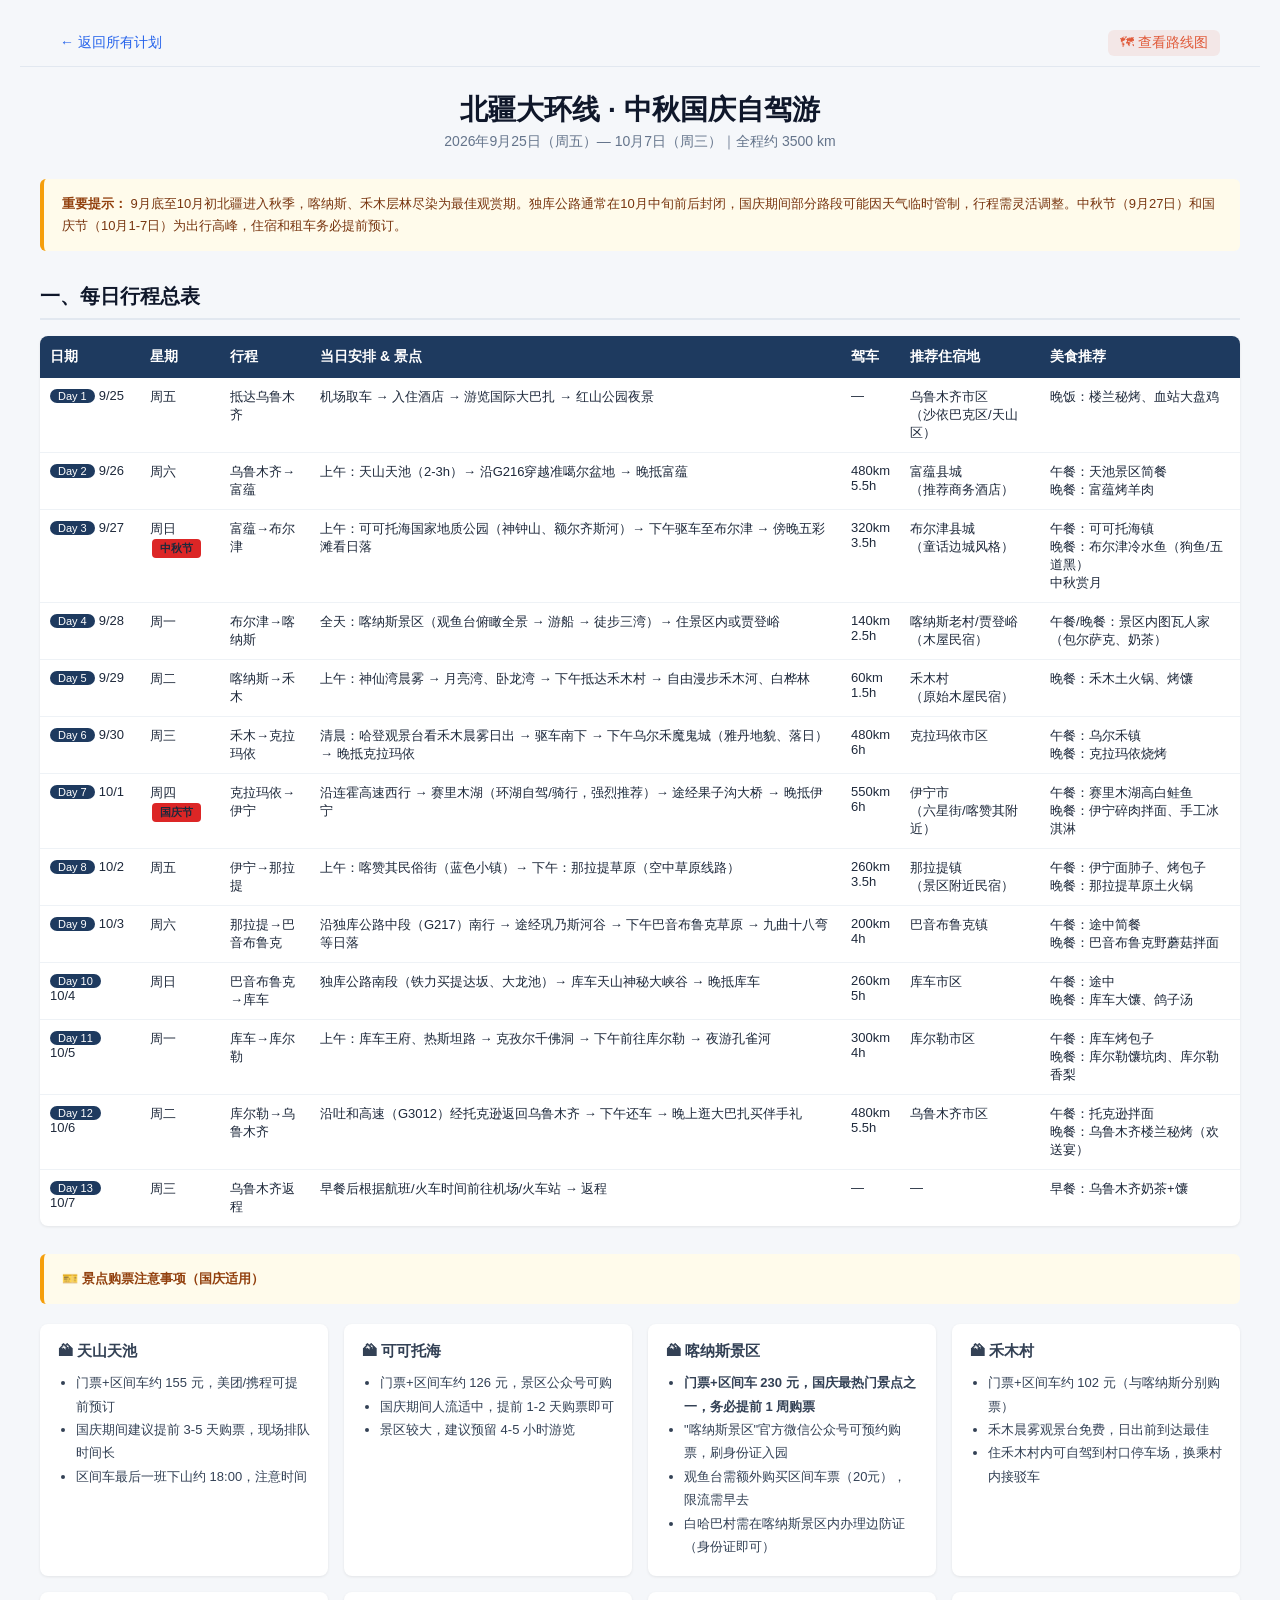
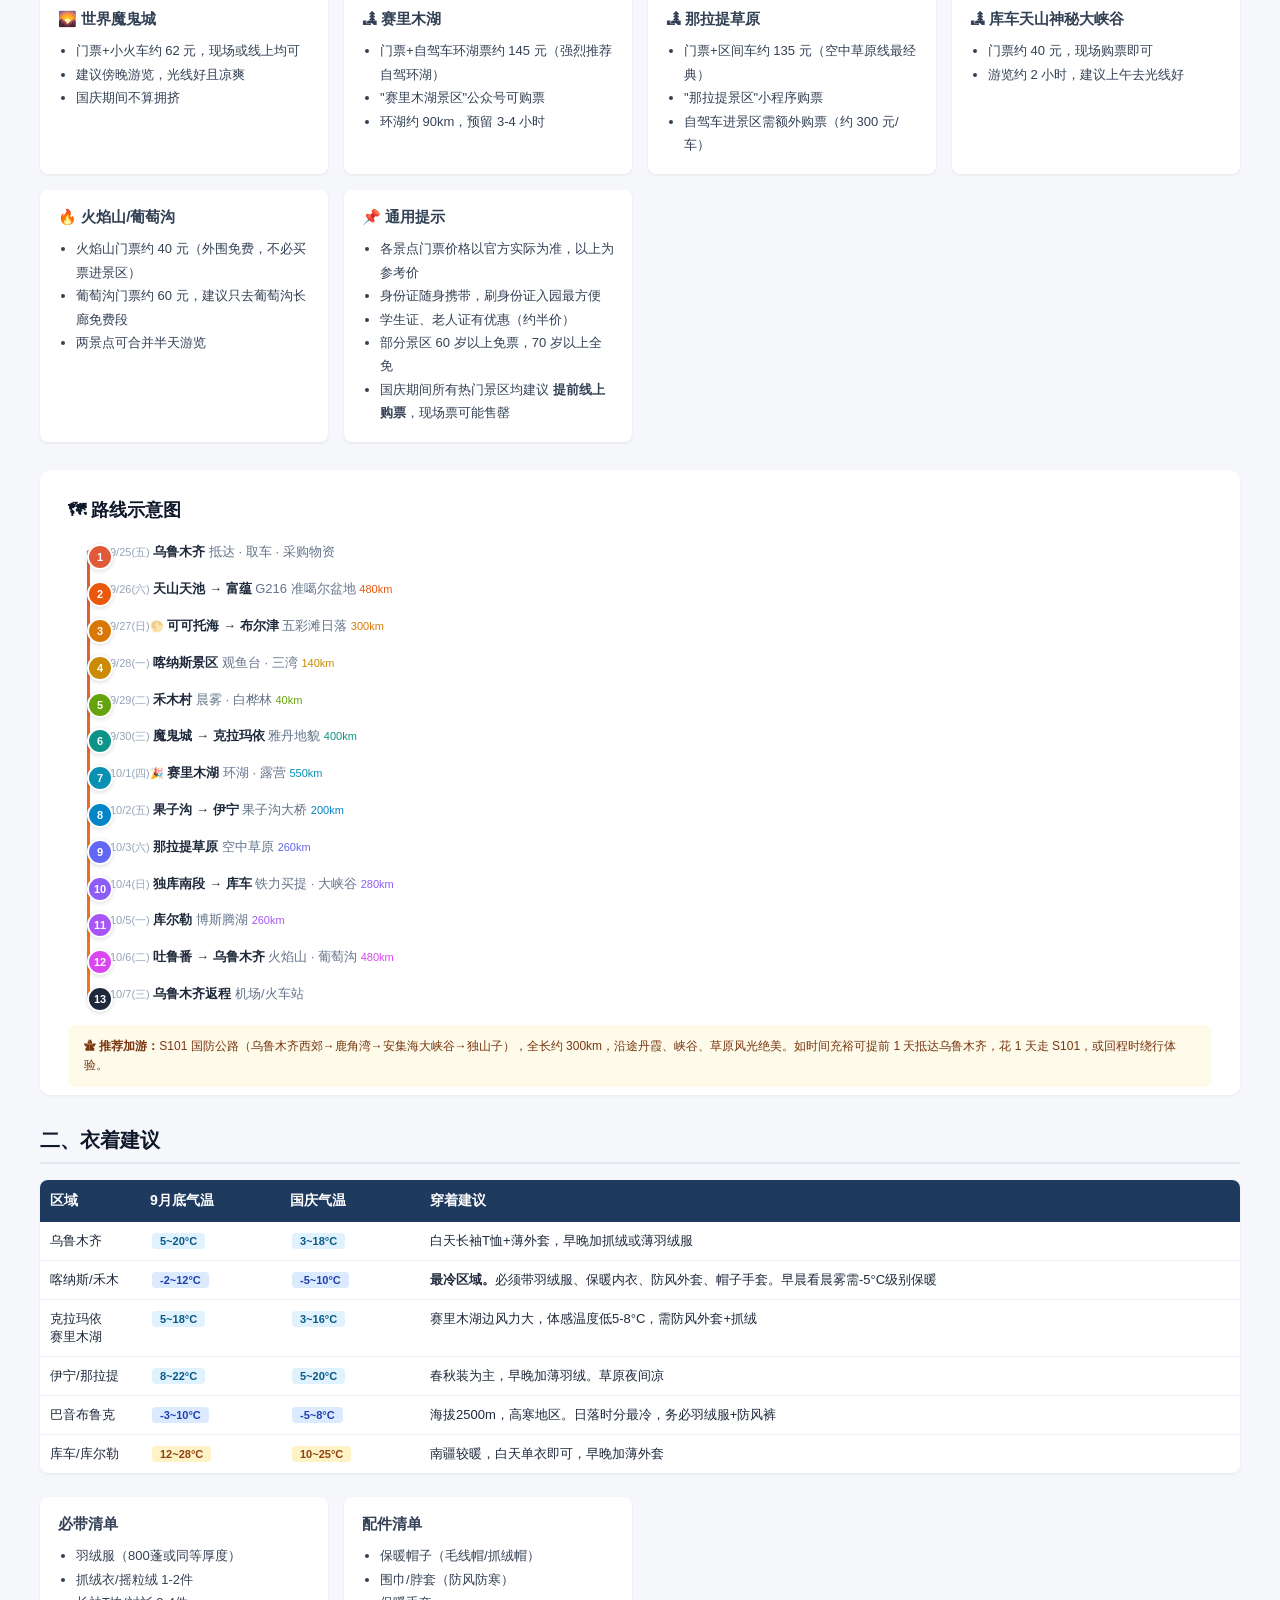
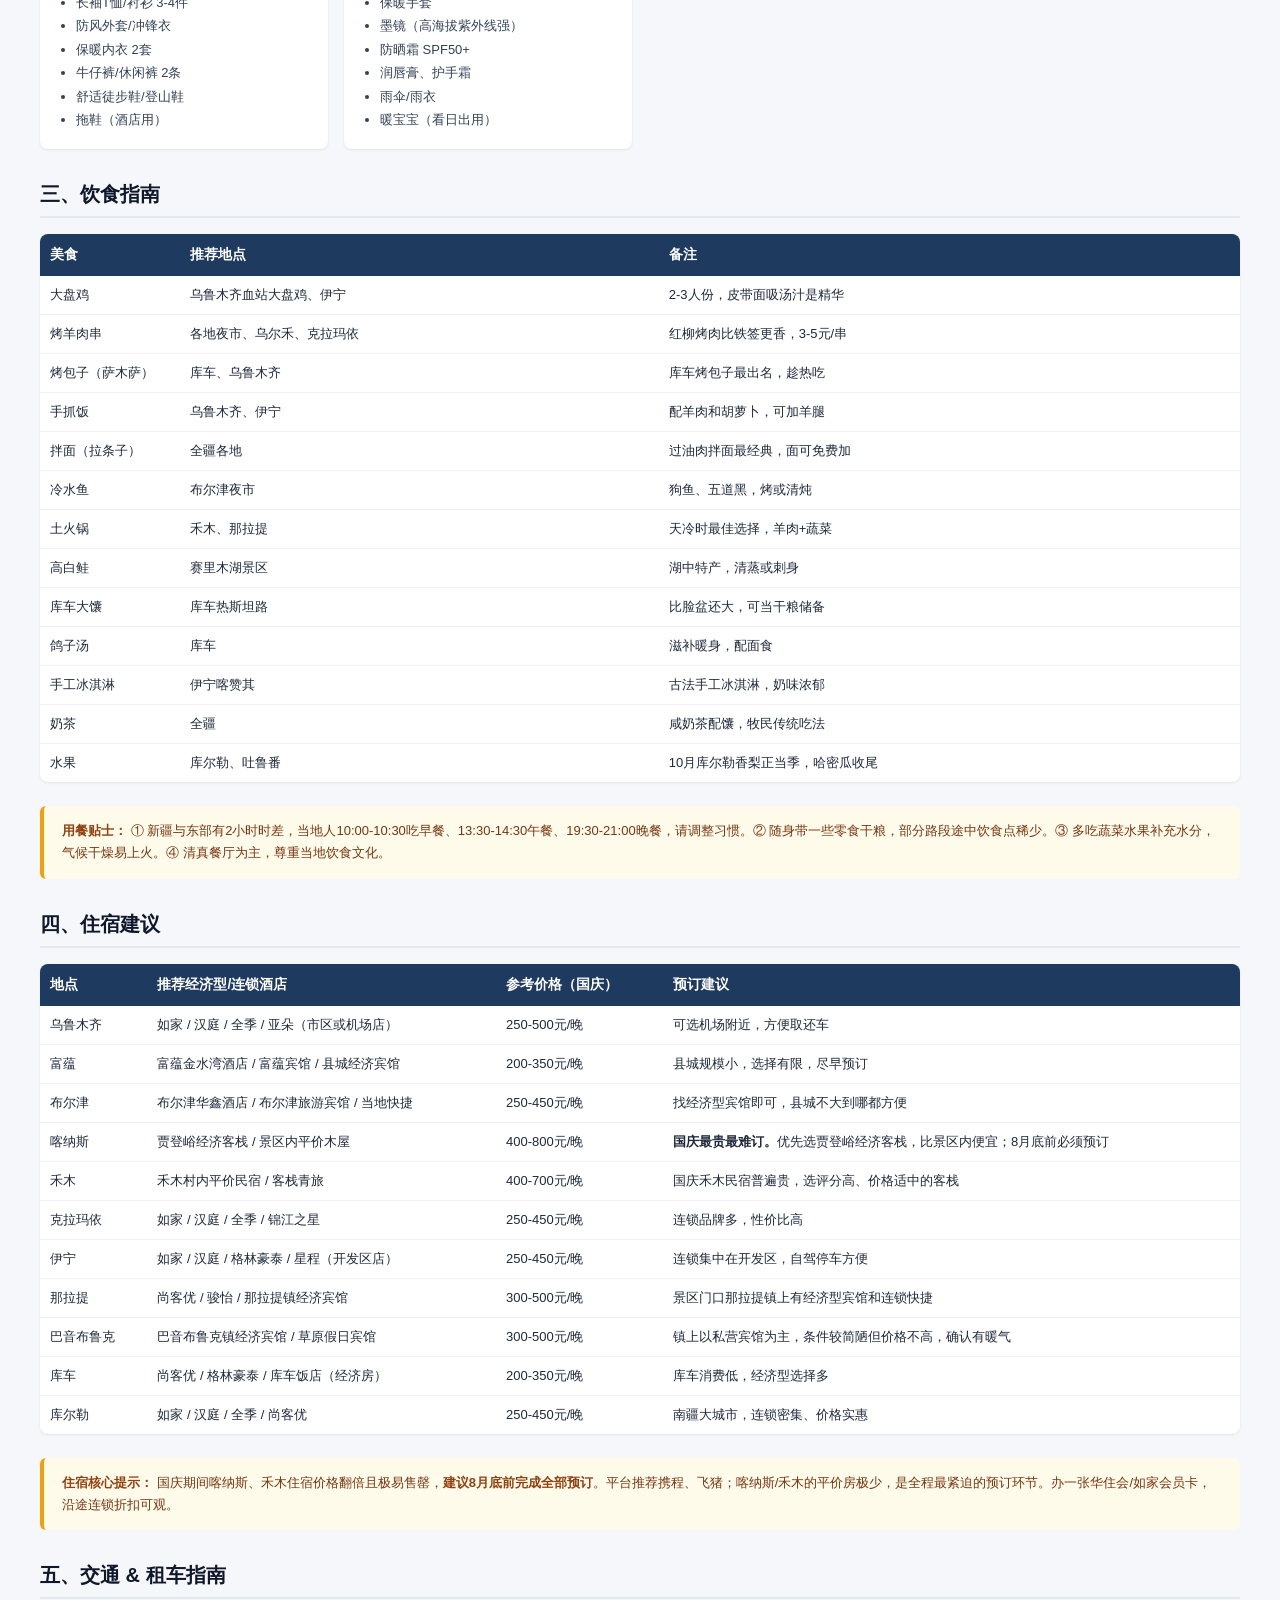
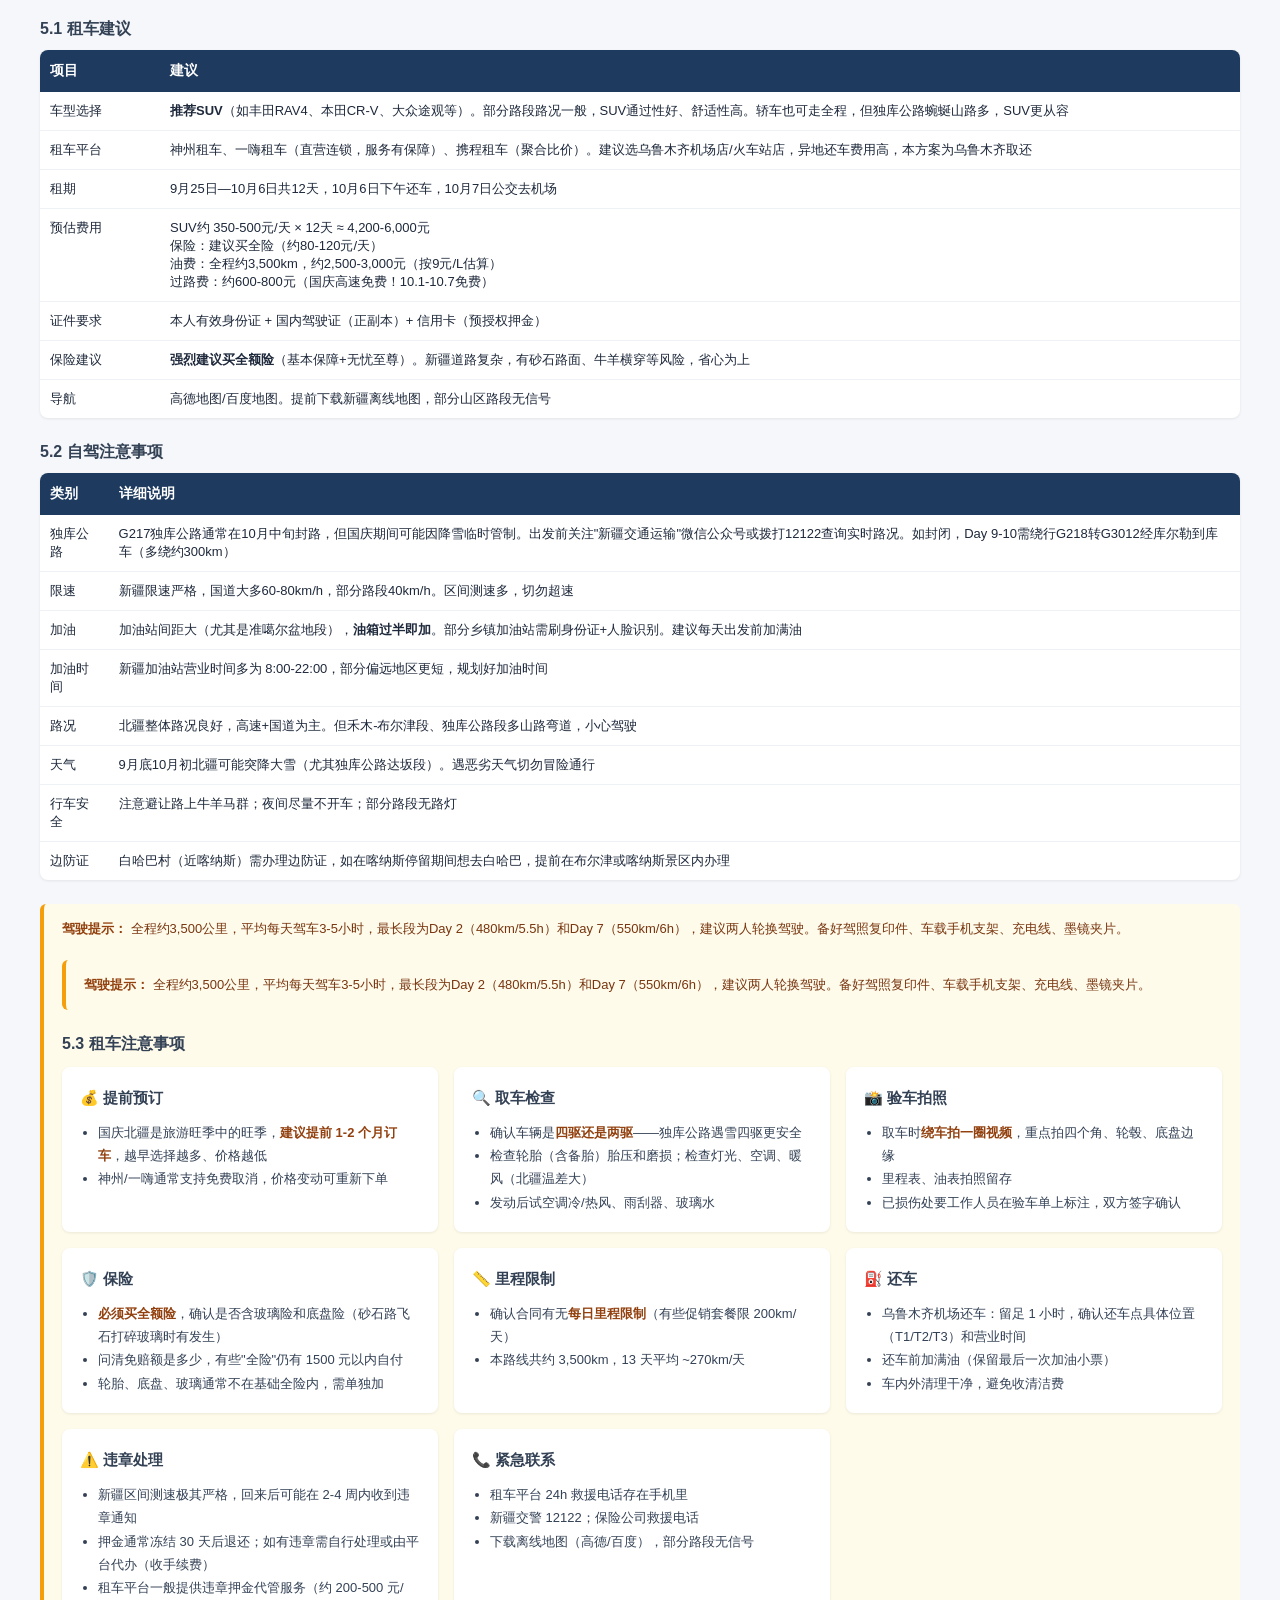
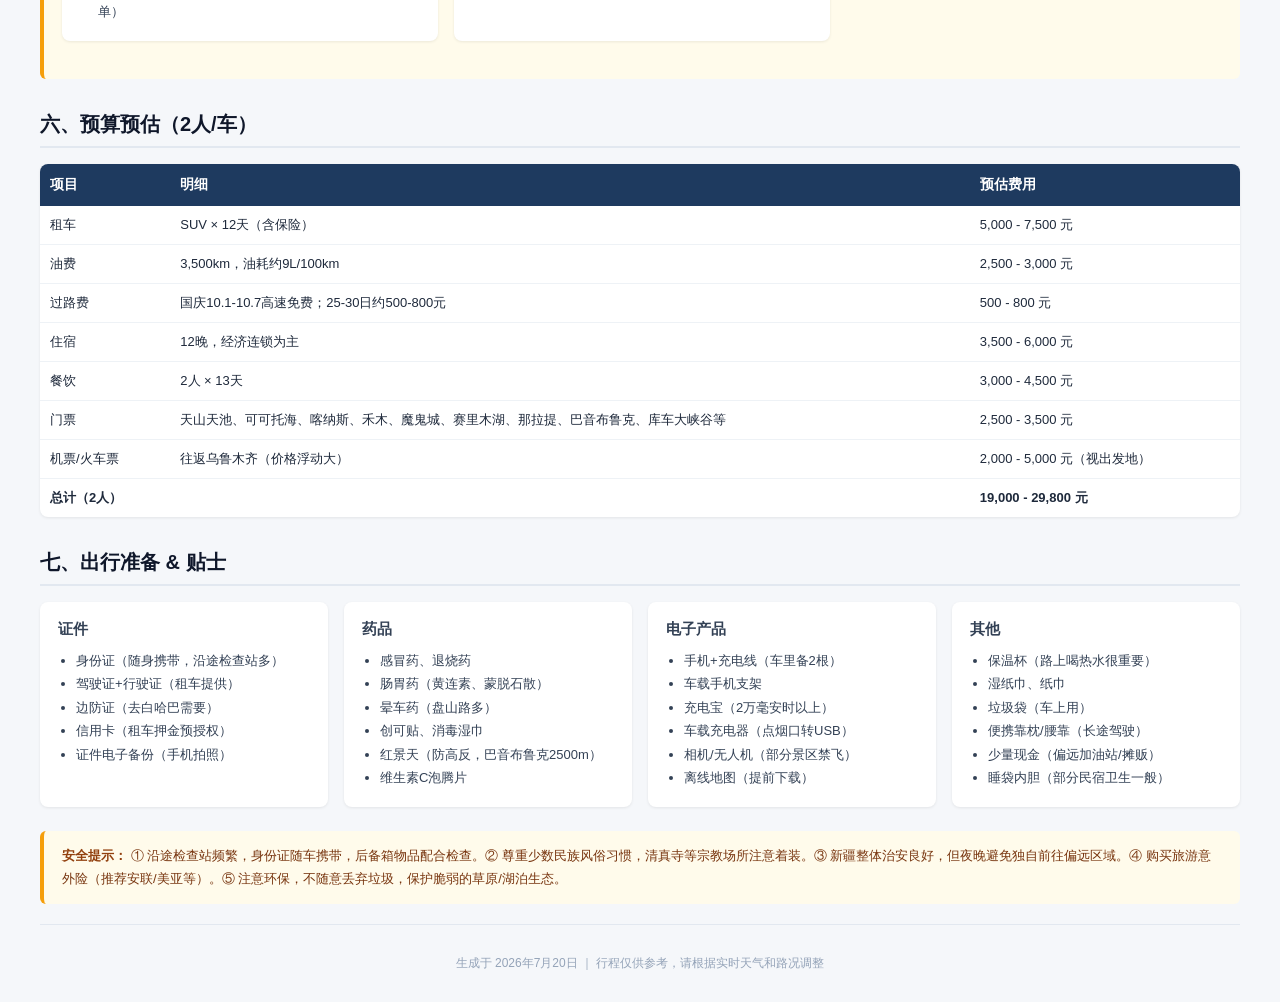
<file: plans/xinjiang.html>
﻿<!DOCTYPE html>
<html lang="zh-CN">
<head>
<meta charset="UTF-8">
<meta name="viewport" content="width=device-width, initial-scale=1.0">
<title>新疆自驾游计划（9.25 - 10.7）</title>
<style>
  * { margin: 0; padding: 0; box-sizing: border-box; }
  body { font-family: -apple-system, "PingFang SC", "Microsoft YaHei", sans-serif; background: #f5f7fa; color: #1e293b; padding: 20px; }
  .container { max-width: 1200px; margin: 0 auto; }
  h1 { text-align: center; font-size: 28px; padding: 24px 0 4px; color: #0f172a; }
  .subtitle { text-align: center; color: #64748b; font-size: 14px; margin-bottom: 28px; }
  h2 { font-size: 20px; margin: 32px 0 16px; padding-bottom: 8px; border-bottom: 2px solid #e2e8f0; color: #0f172a; }
  h3 { font-size: 16px; margin: 20px 0 10px; color: #334155; }
  table { width: 100%; border-collapse: collapse; margin-bottom: 24px; background: #fff; border-radius: 8px; overflow: hidden; box-shadow: 0 1px 3px rgba(0,0,0,0.08); }
  th { background: #1e3a5f; color: #fff; font-weight: 600; font-size: 14px; padding: 12px 10px; text-align: left; }
  td { padding: 10px; font-size: 13px; border-bottom: 1px solid #eef2f6; vertical-align: top; }
  tr:last-child td { border-bottom: none; }
  tr:hover td { background: #f8fafc; }
  .tag { display: inline-block; padding: 2px 8px; border-radius: 4px; font-size: 11px; font-weight: 600; margin: 1px 2px; }
  .tag-weather-cold { background: #dbeafe; color: #1e40af; }
  .tag-weather-cool { background: #e0f2fe; color: #075985; }
  .tag-weather-warm { background: #fef3c7; color: #92400e; }
  .tag-food { background: #fce7f3; color: #9d174d; }
  .tag-accommodation { background: #ede9fe; color: #5b21b6; }
  .tag-warning { background: #fee2e2; color: #991b1b; }
  .tag-tip { background: #d1fae5; color: #065f46; }
  .flex-grid { display: grid; grid-template-columns: repeat(auto-fill, minmax(280px, 1fr)); gap: 16px; margin-bottom: 24px; }
  .card { background: #fff; border-radius: 8px; padding: 18px; box-shadow: 0 1px 3px rgba(0,0,0,0.08); }
  .card h3 { margin: 0 0 10px; font-size: 15px; }
  .card ul { padding-left: 18px; font-size: 13px; line-height: 1.8; color: #334155; }
  .note-box { background: #fffbeb; border-left: 4px solid #f59e0b; padding: 14px 18px; border-radius: 6px; margin-bottom: 20px; font-size: 13px; line-height: 1.7; color: #78350f; }
  .note-box strong { color: #92400e; }
  .highlight { background: #fef9c3; padding: 1px 4px; border-radius: 2px; }
  a { color: #2563eb; text-decoration: none; }
  a:hover { text-decoration: underline; }
  .day-badge { display: inline-block; background: #1e3a5f; color: #fff; font-size: 11px; padding: 1px 8px; border-radius: 10px; margin-right: 4px; }
  .festival { background: #dc2626; }
  @media print { body { padding: 10px; } th { background: #1e3a5f !important; -webkit-print-color-adjust: exact; } }
</style>
</head>
<body><div style="max-width:1200px;margin:0 auto;padding:10px 20px;display:flex;align-items:center;gap:12px;">
  <a href="../index.html" style="color:#2563eb;text-decoration:none;font-size:14px;font-weight:500;">← 返回所有计划</a><span style="flex:1"></span><a href="xinjiang-map.html" style="color:#e05a3a;text-decoration:none;font-size:14px;font-weight:500;background:rgba(224,90,58,0.1);padding:4px 12px;border-radius:6px;">🗺 查看路线图</a>
</div>
<hr style="border:none;border-top:1px solid #e2e8f0;margin:0;">
<div class="container">

<h1>北疆大环线 · 中秋国庆自驾游</h1>
<p class="subtitle">2026年9月25日（周五）— 10月7日（周三）｜全程约 3500 km</p>

<div class="note-box">
  <strong>重要提示：</strong> 9月底至10月初北疆进入秋季，喀纳斯、禾木层林尽染为最佳观赏期。独库公路通常在10月中旬前后封闭，国庆期间部分路段可能因天气临时管制，行程需灵活调整。中秋节（9月27日）和国庆节（10月1-7日）为出行高峰，住宿和租车务必提前预订。
</div>

<h2>一、每日行程总表</h2>
<table>
  <thead>
    <tr>
      <th style="width:100px">日期</th>
      <th style="width:80px">星期</th>
      <th style="width:90px">行程</th>
      <th>当日安排 &amp; 景点</th>
      <th style="width:50px">驾车</th>
      <th style="width:140px">推荐住宿地</th>
      <th style="width:200px">美食推荐</th>
    </tr>
  </thead>
  <tbody>
    <tr>
      <td><span class="day-badge">Day 1</span>9/25</td>
      <td>周五</td>
      <td>抵达乌鲁木齐</td>
      <td>机场取车 &rarr; 入住酒店 &rarr; 游览国际大巴扎 &rarr; 红山公园夜景</td>
      <td>&mdash;</td>
      <td>乌鲁木齐市区<br>（沙依巴克区/天山区）</td>
      <td>晚饭：楼兰秘烤、血站大盘鸡</td>
    </tr>
    <tr>
      <td><span class="day-badge">Day 2</span>9/26</td>
      <td>周六</td>
      <td>乌鲁木齐&rarr;富蕴</td>
      <td>上午：天山天池（2-3h）&rarr; 沿G216穿越准噶尔盆地 &rarr; 晚抵富蕴</td>
      <td>480km<br>5.5h</td>
      <td>富蕴县城<br>（推荐商务酒店）</td>
      <td>午餐：天池景区简餐<br>晚餐：富蕴烤羊肉</td>
    </tr>
    <tr>
      <td><span class="day-badge">Day 3</span>9/27</td>
      <td>周日<br><span class="tag festival">中秋节</span></td>
      <td>富蕴&rarr;布尔津</td>
      <td>上午：可可托海国家地质公园（神钟山、额尔齐斯河）&rarr; 下午驱车至布尔津 &rarr; 傍晚五彩滩看日落</td>
      <td>320km<br>3.5h</td>
      <td>布尔津县城<br>（童话边城风格）</td>
      <td>午餐：可可托海镇<br>晚餐：布尔津冷水鱼（狗鱼/五道黑）<br>中秋赏月</td>
    </tr>
    <tr>
      <td><span class="day-badge">Day 4</span>9/28</td>
      <td>周一</td>
      <td>布尔津&rarr;喀纳斯</td>
      <td>全天：喀纳斯景区（观鱼台俯瞰全景 &rarr; 游船 &rarr; 徒步三湾）&rarr; 住景区内或贾登峪</td>
      <td>140km<br>2.5h</td>
      <td>喀纳斯老村/贾登峪<br>（木屋民宿）</td>
      <td>午餐/晚餐：景区内图瓦人家<br>（包尔萨克、奶茶）</td>
    </tr>
    <tr>
      <td><span class="day-badge">Day 5</span>9/29</td>
      <td>周二</td>
      <td>喀纳斯&rarr;禾木</td>
      <td>上午：神仙湾晨雾 &rarr; 月亮湾、卧龙湾 &rarr; 下午抵达禾木村 &rarr; 自由漫步禾木河、白桦林</td>
      <td>60km<br>1.5h</td>
      <td>禾木村<br>（原始木屋民宿）</td>
      <td>晚餐：禾木土火锅、烤馕</td>
    </tr>
    <tr>
      <td><span class="day-badge">Day 6</span>9/30</td>
      <td>周三</td>
      <td>禾木&rarr;克拉玛依</td>
      <td>清晨：哈登观景台看禾木晨雾日出 &rarr; 驱车南下 &rarr; 下午乌尔禾魔鬼城（雅丹地貌、落日）&rarr; 晚抵克拉玛依</td>
      <td>480km<br>6h</td>
      <td>克拉玛依市区</td>
      <td>午餐：乌尔禾镇<br>晚餐：克拉玛依烧烤</td>
    </tr>
    <tr>
      <td><span class="day-badge">Day 7</span>10/1</td>
      <td>周四<br><span class="tag festival">国庆节</span></td>
      <td>克拉玛依&rarr;伊宁</td>
      <td>沿连霍高速西行 &rarr; 赛里木湖（环湖自驾/骑行，强烈推荐）&rarr; 途经果子沟大桥 &rarr; 晚抵伊宁</td>
      <td>550km<br>6h</td>
      <td>伊宁市<br>（六星街/喀赞其附近）</td>
      <td>午餐：赛里木湖高白鲑鱼<br>晚餐：伊宁碎肉拌面、手工冰淇淋</td>
    </tr>
    <tr>
      <td><span class="day-badge">Day 8</span>10/2</td>
      <td>周五</td>
      <td>伊宁&rarr;那拉提</td>
      <td>上午：喀赞其民俗街（蓝色小镇）&rarr; 下午：那拉提草原（空中草原线路）</td>
      <td>260km<br>3.5h</td>
      <td>那拉提镇<br>（景区附近民宿）</td>
      <td>午餐：伊宁面肺子、烤包子<br>晚餐：那拉提草原土火锅</td>
    </tr>
    <tr>
      <td><span class="day-badge">Day 9</span>10/3</td>
      <td>周六</td>
      <td>那拉提&rarr;巴音布鲁克</td>
      <td>沿独库公路中段（G217）南行 &rarr; 途经巩乃斯河谷 &rarr; 下午巴音布鲁克草原 &rarr; 九曲十八弯等日落</td>
      <td>200km<br>4h</td>
      <td>巴音布鲁克镇</td>
      <td>午餐：途中简餐<br>晚餐：巴音布鲁克野蘑菇拌面</td>
    </tr>
    <tr>
      <td><span class="day-badge">Day 10</span>10/4</td>
      <td>周日</td>
      <td>巴音布鲁克&rarr;库车</td>
      <td>独库公路南段（铁力买提达坂、大龙池）&rarr; 库车天山神秘大峡谷 &rarr; 晚抵库车</td>
      <td>260km<br>5h</td>
      <td>库车市区</td>
      <td>午餐：途中<br>晚餐：库车大馕、鸽子汤</td>
    </tr>
    <tr>
      <td><span class="day-badge">Day 11</span>10/5</td>
      <td>周一</td>
      <td>库车&rarr;库尔勒</td>
      <td>上午：库车王府、热斯坦路 &rarr; 克孜尔千佛洞 &rarr; 下午前往库尔勒 &rarr; 夜游孔雀河</td>
      <td>300km<br>4h</td>
      <td>库尔勒市区</td>
      <td>午餐：库车烤包子<br>晚餐：库尔勒馕坑肉、库尔勒香梨</td>
    </tr>
    <tr>
      <td><span class="day-badge">Day 12</span>10/6</td>
      <td>周二</td>
      <td>库尔勒&rarr;乌鲁木齐</td>
      <td>沿吐和高速（G3012）经托克逊返回乌鲁木齐 &rarr; 下午还车 &rarr; 晚上逛大巴扎买伴手礼</td>
      <td>480km<br>5.5h</td>
      <td>乌鲁木齐市区</td>
      <td>午餐：托克逊拌面<br>晚餐：乌鲁木齐楼兰秘烤（欢送宴）</td>
    </tr>
    <tr>
      <td><span class="day-badge">Day 13</span>10/7</td>
      <td>周三</td>
      <td>乌鲁木齐返程</td>
      <td>早餐后根据航班/火车时间前往机场/火车站 &rarr; 返程</td>
      <td>&mdash;</td>
      <td>&mdash;</td>
      <td>早餐：乌鲁木齐奶茶+馕</td>
    </tr>
  </tbody>
</table>
<div class="note-box" style="margin-top:28px;">
  <strong>🎫 景点购票注意事项（国庆适用）</strong>
</div>
<div class="flex-grid">
  <div class="card"><h3>🏔 天山天池</h3><ul><li>门票+区间车约 155 元，美团/携程可提前预订</li><li>国庆期间建议提前 3-5 天购票，现场排队时间长</li><li>区间车最后一班下山约 18:00，注意时间</li></ul></div>
  <div class="card"><h3>🏔 可可托海</h3><ul><li>门票+区间车约 126 元，景区公众号可购</li><li>国庆期间人流适中，提前 1-2 天购票即可</li><li>景区较大，建议预留 4-5 小时游览</li></ul></div>
  <div class="card"><h3>🏔 喀纳斯景区</h3><ul><li><strong>门票+区间车 230 元，国庆最热门景点之一，务必提前 1 周购票</strong></li><li>"喀纳斯景区"官方微信公众号可预约购票，刷身份证入园</li><li>观鱼台需额外购买区间车票（20元），限流需早去</li><li>白哈巴村需在喀纳斯景区内办理边防证（身份证即可）</li></ul></div>
  <div class="card"><h3>🏔 禾木村</h3><ul><li>门票+区间车约 102 元（与喀纳斯分别购票）</li><li>禾木晨雾观景台免费，日出前到达最佳</li><li>住禾木村内可自驾到村口停车场，换乘村内接驳车</li></ul></div>
  <div class="card"><h3>🌄 世界魔鬼城</h3><ul><li>门票+小火车约 62 元，现场或线上均可</li><li>建议傍晚游览，光线好且凉爽</li><li>国庆期间不算拥挤</li></ul></div>
  <div class="card"><h3>🏞 赛里木湖</h3><ul><li>门票+自驾车环湖票约 145 元（强烈推荐自驾环湖）</li><li>"赛里木湖景区"公众号可购票</li><li>环湖约 90km，预留 3-4 小时</li></ul></div>
  <div class="card"><h3>🏞 那拉提草原</h3><ul><li>门票+区间车约 135 元（空中草原线最经典）</li><li>"那拉提景区"小程序购票</li><li>自驾车进景区需额外购票（约 300 元/车）</li></ul></div>
  <div class="card"><h3>🏞 库车天山神秘大峡谷</h3><ul><li>门票约 40 元，现场购票即可</li><li>游览约 2 小时，建议上午去光线好</li></ul></div>
  <div class="card"><h3>🔥 火焰山/葡萄沟</h3><ul><li>火焰山门票约 40 元（外围免费，不必买票进景区）</li><li>葡萄沟门票约 60 元，建议只去葡萄沟长廊免费段</li><li>两景点可合并半天游览</li></ul></div>
  <div class="card"><h3>📌 通用提示</h3><ul><li>各景点门票价格以官方实际为准，以上为参考价</li><li>身份证随身携带，刷身份证入园最方便</li><li>学生证、老人证有优惠（约半价）</li><li>部分景区 60 岁以上免票，70 岁以上全免</li><li>国庆期间所有热门景区均建议 <strong>提前线上购票</strong>，现场票可能售罄</li></ul></div>
</div>

<div style="margin:28px 0;background:#fff;border-radius:10px;padding:28px 28px 8px;box-shadow:0 1px 3px rgba(0,0,0,0.06);">
<h3 style="margin:0 0 20px;font-size:18px;color:#0f172a;display:flex;align-items:center;gap:8px;">🗺 路线示意图</h3>
<div style="position:relative;padding-left:42px;">
<div style="position:absolute;left:19px;top:8px;bottom:8px;width:3px;background:linear-gradient(to bottom,#e05a3a,#f97316);border-radius:2px;"></div>

<div style="position:relative;padding-bottom:16px;">
  <div style="position:absolute;left:-23px;top:2px;width:26px;height:26px;border-radius:50%;background:#e05a3a;color:#fff;display:flex;align-items:center;justify-content:center;font-size:11px;font-weight:700;border:2px solid #fff;box-shadow:0 1px 4px rgba(0,0,0,0.15);">1</div>
  <div style="font-size:13px;line-height:1.6;"><span style="color:#94a3b8;font-size:11px;">9/25(五)</span> <strong>乌鲁木齐</strong> <span style="color:#64748b;">抵达 · 取车 · 采购物资</span></div>
</div>
<div style="position:relative;padding-bottom:16px;">
  <div style="position:absolute;left:-23px;top:2px;width:26px;height:26px;border-radius:50%;background:#ea580c;color:#fff;display:flex;align-items:center;justify-content:center;font-size:11px;font-weight:700;border:2px solid #fff;box-shadow:0 1px 4px rgba(0,0,0,0.15);">2</div>
  <div style="font-size:13px;line-height:1.6;"><span style="color:#94a3b8;font-size:11px;">9/26(六)</span> <strong>天山天池 → 富蕴</strong> <span style="color:#64748b;">G216 准噶尔盆地</span> <span style="color:#ea580c;font-size:11px;">480km</span></div>
</div>
<div style="position:relative;padding-bottom:16px;">
  <div style="position:absolute;left:-23px;top:2px;width:26px;height:26px;border-radius:50%;background:#d97706;color:#fff;display:flex;align-items:center;justify-content:center;font-size:11px;font-weight:700;border:2px solid #fff;box-shadow:0 1px 4px rgba(0,0,0,0.15);">3</div>
  <div style="font-size:13px;line-height:1.6;"><span style="color:#94a3b8;font-size:11px;">9/27(日)🌕</span> <strong>可可托海 → 布尔津</strong> <span style="color:#64748b;">五彩滩日落</span> <span style="color:#d97706;font-size:11px;">300km</span></div>
</div>
<div style="position:relative;padding-bottom:16px;">
  <div style="position:absolute;left:-23px;top:2px;width:26px;height:26px;border-radius:50%;background:#ca8a04;color:#fff;display:flex;align-items:center;justify-content:center;font-size:11px;font-weight:700;border:2px solid #fff;box-shadow:0 1px 4px rgba(0,0,0,0.15);">4</div>
  <div style="font-size:13px;line-height:1.6;"><span style="color:#94a3b8;font-size:11px;">9/28(一)</span> <strong>喀纳斯景区</strong> <span style="color:#64748b;">观鱼台 · 三湾</span> <span style="color:#ca8a04;font-size:11px;">140km</span></div>
</div>
<div style="position:relative;padding-bottom:16px;">
  <div style="position:absolute;left:-23px;top:2px;width:26px;height:26px;border-radius:50%;background:#65a30d;color:#fff;display:flex;align-items:center;justify-content:center;font-size:11px;font-weight:700;border:2px solid #fff;box-shadow:0 1px 4px rgba(0,0,0,0.15);">5</div>
  <div style="font-size:13px;line-height:1.6;"><span style="color:#94a3b8;font-size:11px;">9/29(二)</span> <strong>禾木村</strong> <span style="color:#64748b;">晨雾 · 白桦林</span> <span style="color:#65a30d;font-size:11px;">40km</span></div>
</div>
<div style="position:relative;padding-bottom:16px;">
  <div style="position:absolute;left:-23px;top:2px;width:26px;height:26px;border-radius:50%;background:#0d9488;color:#fff;display:flex;align-items:center;justify-content:center;font-size:11px;font-weight:700;border:2px solid #fff;box-shadow:0 1px 4px rgba(0,0,0,0.15);">6</div>
  <div style="font-size:13px;line-height:1.6;"><span style="color:#94a3b8;font-size:11px;">9/30(三)</span> <strong>魔鬼城 → 克拉玛依</strong> <span style="color:#64748b;">雅丹地貌</span> <span style="color:#0d9488;font-size:11px;">400km</span></div>
</div>
<div style="position:relative;padding-bottom:16px;">
  <div style="position:absolute;left:-23px;top:2px;width:26px;height:26px;border-radius:50%;background:#0891b2;color:#fff;display:flex;align-items:center;justify-content:center;font-size:11px;font-weight:700;border:2px solid #fff;box-shadow:0 1px 4px rgba(0,0,0,0.15);">7</div>
  <div style="font-size:13px;line-height:1.6;"><span style="color:#94a3b8;font-size:11px;">10/1(四)🎉</span> <strong>赛里木湖</strong> <span style="color:#64748b;">环湖 · 露营</span> <span style="color:#0891b2;font-size:11px;">550km</span></div>
</div>
<div style="position:relative;padding-bottom:16px;">
  <div style="position:absolute;left:-23px;top:2px;width:26px;height:26px;border-radius:50%;background:#0284c7;color:#fff;display:flex;align-items:center;justify-content:center;font-size:11px;font-weight:700;border:2px solid #fff;box-shadow:0 1px 4px rgba(0,0,0,0.15);">8</div>
  <div style="font-size:13px;line-height:1.6;"><span style="color:#94a3b8;font-size:11px;">10/2(五)</span> <strong>果子沟 → 伊宁</strong> <span style="color:#64748b;">果子沟大桥</span> <span style="color:#0284c7;font-size:11px;">200km</span></div>
</div>
<div style="position:relative;padding-bottom:16px;">
  <div style="position:absolute;left:-23px;top:2px;width:26px;height:26px;border-radius:50%;background:#6366f1;color:#fff;display:flex;align-items:center;justify-content:center;font-size:11px;font-weight:700;border:2px solid #fff;box-shadow:0 1px 4px rgba(0,0,0,0.15);">9</div>
  <div style="font-size:13px;line-height:1.6;"><span style="color:#94a3b8;font-size:11px;">10/3(六)</span> <strong>那拉提草原</strong> <span style="color:#64748b;">空中草原</span> <span style="color:#6366f1;font-size:11px;">260km</span></div>
</div>
<div style="position:relative;padding-bottom:16px;">
  <div style="position:absolute;left:-23px;top:2px;width:26px;height:26px;border-radius:50%;background:#8b5cf6;color:#fff;display:flex;align-items:center;justify-content:center;font-size:11px;font-weight:700;border:2px solid #fff;box-shadow:0 1px 4px rgba(0,0,0,0.15);">10</div>
  <div style="font-size:13px;line-height:1.6;"><span style="color:#94a3b8;font-size:11px;">10/4(日)</span> <strong>独库南段 → 库车</strong> <span style="color:#64748b;">铁力买提 · 大峡谷</span> <span style="color:#8b5cf6;font-size:11px;">280km</span></div>
</div>
<div style="position:relative;padding-bottom:16px;">
  <div style="position:absolute;left:-23px;top:2px;width:26px;height:26px;border-radius:50%;background:#a855f7;color:#fff;display:flex;align-items:center;justify-content:center;font-size:11px;font-weight:700;border:2px solid #fff;box-shadow:0 1px 4px rgba(0,0,0,0.15);">11</div>
  <div style="font-size:13px;line-height:1.6;"><span style="color:#94a3b8;font-size:11px;">10/5(一)</span> <strong>库尔勒</strong> <span style="color:#64748b;">博斯腾湖</span> <span style="color:#a855f7;font-size:11px;">260km</span></div>
</div>
<div style="position:relative;padding-bottom:16px;">
  <div style="position:absolute;left:-23px;top:2px;width:26px;height:26px;border-radius:50%;background:#d946ef;color:#fff;display:flex;align-items:center;justify-content:center;font-size:11px;font-weight:700;border:2px solid #fff;box-shadow:0 1px 4px rgba(0,0,0,0.15);">12</div>
  <div style="font-size:13px;line-height:1.6;"><span style="color:#94a3b8;font-size:11px;">10/6(二)</span> <strong>吐鲁番 → 乌鲁木齐</strong> <span style="color:#64748b;">火焰山 · 葡萄沟</span> <span style="color:#d946ef;font-size:11px;">480km</span></div>
</div>
<div style="position:relative;padding-bottom:4px;">
  <div style="position:absolute;left:-23px;top:2px;width:26px;height:26px;border-radius:50%;background:#1e293b;color:#fff;display:flex;align-items:center;justify-content:center;font-size:11px;font-weight:700;border:2px solid #fff;box-shadow:0 1px 4px rgba(0,0,0,0.15);">13</div>
  <div style="font-size:13px;line-height:1.6;"><span style="color:#94a3b8;font-size:11px;">10/7(三)</span> <strong>乌鲁木齐返程</strong> <span style="color:#64748b;">机场/火车站</span></div>
</div>
</div>
<div style="margin-top:16px;padding:12px 16px;background:#fffbeb;border-radius:6px;font-size:12px;color:#78350f;line-height:1.6;">
  <strong>🛣 推荐加游：</strong>S101 国防公路（乌鲁木齐西郊→鹿角湾→安集海大峡谷→独山子），全长约 300km，沿途丹霞、峡谷、草原风光绝美。如时间充裕可提前 1 天抵达乌鲁木齐，花 1 天走 S101，或回程时绕行体验。
</div>
</div>

<h2>二、衣着建议</h2>
<table>
  <thead><tr><th style="width:100px">区域</th><th style="width:140px">9月底气温</th><th style="width:140px">国庆气温</th><th>穿着建议</th></tr></thead>
  <tbody>
    <tr>
      <td>乌鲁木齐</td>
      <td><span class="tag tag-weather-cool">5~20&deg;C</span></td>
      <td><span class="tag tag-weather-cool">3~18&deg;C</span></td>
      <td>白天长袖T恤+薄外套，早晚加抓绒或薄羽绒服</td>
    </tr>
    <tr>
      <td>喀纳斯/禾木</td>
      <td><span class="tag tag-weather-cold">-2~12&deg;C</span></td>
      <td><span class="tag tag-weather-cold">-5~10&deg;C</span></td>
      <td><strong>最冷区域。</strong>必须带羽绒服、保暖内衣、防风外套、帽子手套。早晨看晨雾需-5&deg;C级别保暖</td>
    </tr>
    <tr>
      <td>克拉玛依<br>赛里木湖</td>
      <td><span class="tag tag-weather-cool">5~18&deg;C</span></td>
      <td><span class="tag tag-weather-cool">3~16&deg;C</span></td>
      <td>赛里木湖边风力大，体感温度低5-8&deg;C，需防风外套+抓绒</td>
    </tr>
    <tr>
      <td>伊宁/那拉提</td>
      <td><span class="tag tag-weather-cool">8~22&deg;C</span></td>
      <td><span class="tag tag-weather-cool">5~20&deg;C</span></td>
      <td>春秋装为主，早晚加薄羽绒。草原夜间凉</td>
    </tr>
    <tr>
      <td>巴音布鲁克</td>
      <td><span class="tag tag-weather-cold">-3~10&deg;C</span></td>
      <td><span class="tag tag-weather-cold">-5~8&deg;C</span></td>
      <td>海拔2500m，高寒地区。日落时分最冷，务必羽绒服+防风裤</td>
    </tr>
    <tr>
      <td>库车/库尔勒</td>
      <td><span class="tag tag-weather-warm">12~28&deg;C</span></td>
      <td><span class="tag tag-weather-warm">10~25&deg;C</span></td>
      <td>南疆较暖，白天单衣即可，早晚加薄外套</td>
    </tr>
  </tbody>
</table>

<div class="flex-grid">
  <div class="card">
    <h3>必带清单</h3>
    <ul>
      <li>羽绒服（800蓬或同等厚度）</li>
      <li>抓绒衣/摇粒绒 1-2件</li>
      <li>长袖T恤/衬衫 3-4件</li>
      <li>防风外套/冲锋衣</li>
      <li>保暖内衣 2套</li>
      <li>牛仔裤/休闲裤 2条</li>
      <li>舒适徒步鞋/登山鞋</li>
      <li>拖鞋（酒店用）</li>
    </ul>
  </div>
  <div class="card">
    <h3>配件清单</h3>
    <ul>
      <li>保暖帽子（毛线帽/抓绒帽）</li>
      <li>围巾/脖套（防风防寒）</li>
      <li>保暖手套</li>
      <li>墨镜（高海拔紫外线强）</li>
      <li>防晒霜 SPF50+</li>
      <li>润唇膏、护手霜</li>
      <li>雨伞/雨衣</li>
      <li>暖宝宝（看日出用）</li>
    </ul>
  </div>
</div>

<h2>三、饮食指南</h2>
<table>
  <thead><tr><th style="width:140px">美食</th><th>推荐地点</th><th>备注</th></tr></thead>
  <tbody>
    <tr><td>大盘鸡</td><td>乌鲁木齐血站大盘鸡、伊宁</td><td>2-3人份，皮带面吸汤汁是精华</td></tr>
    <tr><td>烤羊肉串</td><td>各地夜市、乌尔禾、克拉玛依</td><td>红柳烤肉比铁签更香，3-5元/串</td></tr>
    <tr><td>烤包子（萨木萨）</td><td>库车、乌鲁木齐</td><td>库车烤包子最出名，趁热吃</td></tr>
    <tr><td>手抓饭</td><td>乌鲁木齐、伊宁</td><td>配羊肉和胡萝卜，可加羊腿</td></tr>
    <tr><td>拌面（拉条子）</td><td>全疆各地</td><td>过油肉拌面最经典，面可免费加</td></tr>
    <tr><td>冷水鱼</td><td>布尔津夜市</td><td>狗鱼、五道黑，烤或清炖</td></tr>
    <tr><td>土火锅</td><td>禾木、那拉提</td><td>天冷时最佳选择，羊肉+蔬菜</td></tr>
    <tr><td>高白鲑</td><td>赛里木湖景区</td><td>湖中特产，清蒸或刺身</td></tr>
    <tr><td>库车大馕</td><td>库车热斯坦路</td><td>比脸盆还大，可当干粮储备</td></tr>
    <tr><td>鸽子汤</td><td>库车</td><td>滋补暖身，配面食</td></tr>
    <tr><td>手工冰淇淋</td><td>伊宁喀赞其</td><td>古法手工冰淇淋，奶味浓郁</td></tr>
    <tr><td>奶茶</td><td>全疆</td><td>咸奶茶配馕，牧民传统吃法</td></tr>
    <tr><td>水果</td><td>库尔勒、吐鲁番</td><td>10月库尔勒香梨正当季，哈密瓜收尾</td></tr>
  </tbody>
</table>

<div class="note-box">
  <strong>用餐贴士：</strong> ① 新疆与东部有2小时时差，当地人10:00-10:30吃早餐、13:30-14:30午餐、19:30-21:00晚餐，请调整习惯。② 随身带一些零食干粮，部分路段途中饮食点稀少。③ 多吃蔬菜水果补充水分，气候干燥易上火。④ 清真餐厅为主，尊重当地饮食文化。
</div>

<h2>四、住宿建议</h2>
<table>
  <thead><tr><th>地点</th><th>推荐经济型/连锁酒店</th><th>参考价格（国庆）</th><th>预订建议</th></tr></thead>
  <tbody>
    <tr><td>乌鲁木齐</td><td>如家 / 汉庭 / 全季 / 亚朵（市区或机场店）</td><td>250-500元/晚</td><td>可选机场附近，方便取还车</td></tr>
    <tr><td>富蕴</td><td>富蕴金水湾酒店 / 富蕴宾馆 / 县城经济宾馆</td><td>200-350元/晚</td><td>县城规模小，选择有限，尽早预订</td></tr>
    <tr><td>布尔津</td><td>布尔津华鑫酒店 / 布尔津旅游宾馆 / 当地快捷</td><td>250-450元/晚</td><td>找经济型宾馆即可，县城不大到哪都方便</td></tr>
    <tr><td>喀纳斯</td><td>贾登峪经济客栈 / 景区内平价木屋</td><td>400-800元/晚</td><td><strong>国庆最贵最难订。</strong>优先选贾登峪经济客栈，比景区内便宜；8月底前必须预订</td></tr>
    <tr><td>禾木</td><td>禾木村内平价民宿 / 客栈青旅</td><td>400-700元/晚</td><td>国庆禾木民宿普遍贵，选评分高、价格适中的客栈</td></tr>
    <tr><td>克拉玛依</td><td>如家 / 汉庭 / 全季 / 锦江之星</td><td>250-450元/晚</td><td>连锁品牌多，性价比高</td></tr>
    <tr><td>伊宁</td><td>如家 / 汉庭 / 格林豪泰 / 星程（开发区店）</td><td>250-450元/晚</td><td>连锁集中在开发区，自驾停车方便</td></tr>
    <tr><td>那拉提</td><td>尚客优 / 骏怡 / 那拉提镇经济宾馆</td><td>300-500元/晚</td><td>景区门口那拉提镇上有经济型宾馆和连锁快捷</td></tr>
    <tr><td>巴音布鲁克</td><td>巴音布鲁克镇经济宾馆 / 草原假日宾馆</td><td>300-500元/晚</td><td>镇上以私营宾馆为主，条件较简陋但价格不高，确认有暖气</td></tr>
    <tr><td>库车</td><td>尚客优 / 格林豪泰 / 库车饭店（经济房）</td><td>200-350元/晚</td><td>库车消费低，经济型选择多</td></tr>
    <tr><td>库尔勒</td><td>如家 / 汉庭 / 全季 / 尚客优</td><td>250-450元/晚</td><td>南疆大城市，连锁密集、价格实惠</td></tr>
  </tbody>
</table>

<div class="note-box">
  <strong>住宿核心提示：</strong> 国庆期间喀纳斯、禾木住宿价格翻倍且极易售罄，<strong>建议8月底前完成全部预订</strong>。平台推荐携程、飞猪；喀纳斯/禾木的平价房极少，是全程最紧迫的预订环节。办一张华住会/如家会员卡，沿途连锁折扣可观。
</div>

<h2>五、交通 &amp; 租车指南</h2>

<h3>5.1 租车建议</h3>
<table>
  <thead><tr><th style="width:120px">项目</th><th>建议</th></tr></thead>
  <tbody>
    <tr><td>车型选择</td><td><strong>推荐SUV</strong>（如丰田RAV4、本田CR-V、大众途观等）。部分路段路况一般，SUV通过性好、舒适性高。轿车也可走全程，但独库公路蜿蜒山路多，SUV更从容</td></tr>
    <tr><td>租车平台</td><td>神州租车、一嗨租车（直营连锁，服务有保障）、携程租车（聚合比价）。建议选乌鲁木齐机场店/火车站店，异地还车费用高，本方案为乌鲁木齐取还</td></tr>
    <tr><td>租期</td><td>9月25日&mdash;10月6日共12天，10月6日下午还车，10月7日公交去机场</td></tr>
    <tr><td>预估费用</td><td>SUV约 350-500元/天 &times; 12天 &asymp; 4,200-6,000元<br>保险：建议买全险（约80-120元/天）<br>油费：全程约3,500km，约2,500-3,000元（按9元/L估算）<br>过路费：约600-800元（国庆高速免费！10.1-10.7免费）</td></tr>
    <tr><td>证件要求</td><td>本人有效身份证 + 国内驾驶证（正副本）+ 信用卡（预授权押金）</td></tr>
    <tr><td>保险建议</td><td><strong>强烈建议买全额险</strong>（基本保障+无忧至尊）。新疆道路复杂，有砂石路面、牛羊横穿等风险，省心为上</td></tr>
    <tr><td>导航</td><td>高德地图/百度地图。提前下载新疆离线地图，部分山区路段无信号</td></tr>
  </tbody>
</table>

<h3>5.2 自驾注意事项</h3>
<table>
  <thead><tr><th>类别</th><th>详细说明</th></tr></thead>
  <tbody>
    <tr><td>独库公路</td><td>G217独库公路通常在10月中旬封路，但国庆期间可能因降雪临时管制。出发前关注"新疆交通运输"微信公众号或拨打12122查询实时路况。如封闭，Day 9-10需绕行G218转G3012经库尔勒到库车（多绕约300km）</td></tr>
    <tr><td>限速</td><td>新疆限速严格，国道大多60-80km/h，部分路段40km/h。区间测速多，切勿超速</td></tr>
    <tr><td>加油</td><td>加油站间距大（尤其是准噶尔盆地段），<strong>油箱过半即加</strong>。部分乡镇加油站需刷身份证+人脸识别。建议每天出发前加满油</td></tr>
    <tr><td>加油时间</td><td>新疆加油站营业时间多为 8:00-22:00，部分偏远地区更短，规划好加油时间</td></tr>
    <tr><td>路况</td><td>北疆整体路况良好，高速+国道为主。但禾木-布尔津段、独库公路段多山路弯道，小心驾驶</td></tr>
    <tr><td>天气</td><td>9月底10月初北疆可能突降大雪（尤其独库公路达坂段）。遇恶劣天气切勿冒险通行</td></tr>
    <tr><td>行车安全</td><td>注意避让路上牛羊马群；夜间尽量不开车；部分路段无路灯</td></tr>
    <tr><td>边防证</td><td>白哈巴村（近喀纳斯）需办理边防证，如在喀纳斯停留期间想去白哈巴，提前在布尔津或喀纳斯景区内办理</td></tr>
  </tbody>
</table>

<div class="note-box">
  <strong>驾驶提示：</strong> 全程约3,500公里，平均每天驾车3-5小时，最长段为Day 2（480km/5.5h）和Day 7（550km/6h），建议两人轮换驾驶。备好驾照复印件、车载手机支架、充电线、墨镜夹片。

<div class="note-box" style="margin-top:20px;">
  <strong>驾驶提示：</strong> 全程约3,500公里，平均每天驾车3-5小时，最长段为Day 2（480km/5.5h）和Day 7（550km/6h），建议两人轮换驾驶。备好驾照复印件、车载手机支架、充电线、墨镜夹片。
</div>

<h3>5.3 租车注意事项</h3>
<div class="flex-grid">
  <div class="card"><h3>💰 提前预订</h3><ul><li>国庆北疆是旅游旺季中的旺季，<strong>建议提前 1-2 个月订车</strong>，越早选择越多、价格越低</li><li>神州/一嗨通常支持免费取消，价格变动可重新下单</li></ul></div>
  <div class="card"><h3>🔍 取车检查</h3><ul><li>确认车辆是<strong>四驱还是两驱</strong>——独库公路遇雪四驱更安全</li><li>检查轮胎（含备胎）胎压和磨损；检查灯光、空调、暖风（北疆温差大）</li><li>发动后试空调冷/热风、雨刮器、玻璃水</li></ul></div>
  <div class="card"><h3>📸 验车拍照</h3><ul><li>取车时<strong>绕车拍一圈视频</strong>，重点拍四个角、轮毂、底盘边缘</li><li>里程表、油表拍照留存</li><li>已损伤处要工作人员在验车单上标注，双方签字确认</li></ul></div>
  <div class="card"><h3>🛡️ 保险</h3><ul><li><strong>必须买全额险</strong>，确认是否含玻璃险和底盘险（砂石路飞石打碎玻璃时有发生）</li><li>问清免赔额是多少，有些"全险"仍有 1500 元以内自付</li><li>轮胎、底盘、玻璃通常不在基础全险内，需单独加</li></ul></div>
  <div class="card"><h3>📏 里程限制</h3><ul><li>确认合同有无<strong>每日里程限制</strong>（有些促销套餐限 200km/天）</li><li>本路线共约 3,500km，13 天平均 ~270km/天</li></ul></div>
  <div class="card"><h3>⛽ 还车</h3><ul><li>乌鲁木齐机场还车：留足 1 小时，确认还车点具体位置（T1/T2/T3）和营业时间</li><li>还车前加满油（保留最后一次加油小票）</li><li>车内外清理干净，避免收清洁费</li></ul></div>
  <div class="card"><h3>⚠️ 违章处理</h3><ul><li>新疆区间测速极其严格，回来后可能在 2-4 周内收到违章通知</li><li>押金通常冻结 30 天后退还；如有违章需自行处理或由平台代办（收手续费）</li><li>租车平台一般提供违章押金代管服务（约 200-500 元/单）</li></ul></div>
  <div class="card"><h3>📞 紧急联系</h3><ul><li>租车平台 24h 救援电话存在手机里</li><li>新疆交警 12122；保险公司救援电话</li><li>下载离线地图（高德/百度），部分路段无信号</li></ul></div>
</div>
</div>

<h2>六、预算预估（2人/车）</h2>
<table>
  <thead><tr><th>项目</th><th>明细</th><th>预估费用</th></tr></thead>
  <tbody>
    <tr><td>租车</td><td>SUV &times; 12天（含保险）</td><td>5,000 - 7,500 元</td></tr>
    <tr><td>油费</td><td>3,500km，油耗约9L/100km</td><td>2,500 - 3,000 元</td></tr>
    <tr><td>过路费</td><td>国庆10.1-10.7高速免费；25-30日约500-800元</td><td>500 - 800 元</td></tr>
    <tr><td>住宿</td><td>12晚，经济连锁为主</td><td>3,500 - 6,000 元</td></tr>
    <tr><td>餐饮</td><td>2人 &times; 13天</td><td>3,000 - 4,500 元</td></tr>
    <tr><td>门票</td><td>天山天池、可可托海、喀纳斯、禾木、魔鬼城、赛里木湖、那拉提、巴音布鲁克、库车大峡谷等</td><td>2,500 - 3,500 元</td></tr>
    <tr><td>机票/火车票</td><td>往返乌鲁木齐（价格浮动大）</td><td>2,000 - 5,000 元（视出发地）</td></tr>
    <tr><td><strong>总计（2人）</strong></td><td></td><td><strong>19,000 - 29,800 元</strong></td></tr>
  </tbody>
</table>

<h2>七、出行准备 &amp; 贴士</h2>
<div class="flex-grid">
  <div class="card">
    <h3>证件</h3>
    <ul>
      <li>身份证（随身携带，沿途检查站多）</li>
      <li>驾驶证+行驶证（租车提供）</li>
      <li>边防证（去白哈巴需要）</li>
      <li>信用卡（租车押金预授权）</li>
      <li>证件电子备份（手机拍照）</li>
    </ul>
  </div>
  <div class="card">
    <h3>药品</h3>
    <ul>
      <li>感冒药、退烧药</li>
      <li>肠胃药（黄连素、蒙脱石散）</li>
      <li>晕车药（盘山路多）</li>
      <li>创可贴、消毒湿巾</li>
      <li>红景天（防高反，巴音布鲁克2500m）</li>
      <li>维生素C泡腾片</li>
    </ul>
  </div>
  <div class="card">
    <h3>电子产品</h3>
    <ul>
      <li>手机+充电线（车里备2根）</li>
      <li>车载手机支架</li>
      <li>充电宝（2万毫安时以上）</li>
      <li>车载充电器（点烟口转USB）</li>
      <li>相机/无人机（部分景区禁飞）</li>
      <li>离线地图（提前下载）</li>
    </ul>
  </div>
  <div class="card">
    <h3>其他</h3>
    <ul>
      <li>保温杯（路上喝热水很重要）</li>
      <li>湿纸巾、纸巾</li>
      <li>垃圾袋（车上用）</li>
      <li>便携靠枕/腰靠（长途驾驶）</li>
      <li>少量现金（偏远加油站/摊贩）</li>
      <li>睡袋内胆（部分民宿卫生一般）</li>
    </ul>
  </div>
</div>

<div class="note-box">
  <strong>安全提示：</strong> ① 沿途检查站频繁，身份证随车携带，后备箱物品配合检查。② 尊重少数民族风俗习惯，清真寺等宗教场所注意着装。③ 新疆整体治安良好，但夜晚避免独自前往偏远区域。④ 购买旅游意外险（推荐安联/美亚等）。⑤ 注意环保，不随意丢弃垃圾，保护脆弱的草原/湖泊生态。
</div>

<div style="text-align:center; color:#94a3b8; font-size:12px; padding: 30px 0 10px; border-top:1px solid #e2e8f0; margin-top:20px;">
  生成于 2026年7月20日 ｜ 行程仅供参考，请根据实时天气和路况调整
</div>

</div>
</body>
</html>
</file>
<file: styles.css>
﻿/* Reset & Base */
*, *::before, *::after {
  margin: 0;
  padding: 0;
  box-sizing: border-box;
}

:root {
  --primary: #0f172a;
  --accent: #e05a3a;
  --accent-light: #f97316;
  --bg: #f1f5f9;
  --card-bg: #ffffff;
  --text: #1e293b;
  --text-light: #64748b;
  --radius: 12px;
}

html {
  font-size: 16px;
  scroll-behavior: smooth;
}

body {
  font-family: -apple-system, BlinkMacSystemFont, "Segoe UI", "Noto Sans SC", sans-serif;
  color: var(--text);
  background: var(--bg);
  line-height: 1.6;
}

.container {
  max-width: 1000px;
  margin: 0 auto;
  padding: 0 1.5rem;
}

/* Hero */
.hero {
  position: relative;
  min-height: 50vh;
  display: flex;
  align-items: center;
  justify-content: center;
  background: linear-gradient(135deg, #0f172a 0%, #1e293b 50%, #334155 100%);
  color: #fff;
  text-align: center;
  overflow: hidden;
}

.hero::before {
  content: '';
  position: absolute;
  inset: 0;
  background:
    radial-gradient(ellipse at 25% 40%, rgba(233, 107, 57, 0.25) 0%, transparent 50%),
    radial-gradient(ellipse at 75% 60%, rgba(249, 115, 22, 0.15) 0%, transparent 50%);
}

.hero-content {
  position: relative;
  z-index: 1;
}

.hero h1 {
  font-size: 3.5rem;
  font-weight: 700;
  letter-spacing: -0.02em;
  margin-bottom: 0.75rem;
}

.subtitle {
  font-size: 1.25rem;
  opacity: 0.8;
  font-weight: 300;
}

/* Intro */
.intro {
  padding: 3rem 0;
  text-align: center;
}

.intro-text {
  font-size: 1.125rem;
  color: var(--text-light);
  line-height: 1.8;
}

/* Plans Grid */
.plans {
  padding: 0 0 5rem;
}

.plan-grid {
  display: flex;
  flex-direction: column;
  gap: 2rem;
}

.plan-card {
  display: flex;
  background: var(--card-bg);
  border-radius: var(--radius);
  overflow: hidden;
  box-shadow: 0 1px 3px rgba(0,0,0,0.06);
  transition: transform 0.2s, box-shadow 0.2s;
  text-decoration: none;
  color: inherit;
}

.plan-card:hover {
  transform: translateY(-3px);
  box-shadow: 0 8px 24px rgba(0,0,0,0.1);
}

.plan-image {
  width: 280px;
  min-height: 200px;
  flex-shrink: 0;
  position: relative;
  display: flex;
  align-items: flex-start;
  justify-content: flex-start;
  padding: 1rem;
}

.plan-xinjiang {
  background: linear-gradient(135deg, #d97706 0%, #92400e 50%, #713f12 100%);
}

.plan-dongbei {
  background: linear-gradient(135deg, #0369a1 0%, #075985 50%, #0c4a6e 100%);
}

.plan-chuanzang {
  background: linear-gradient(135deg, #0891b2 0%, #065f46 50%, #115e59 100%);
}

.plan-badge {
  background: rgba(255,255,255,0.2);
  backdrop-filter: blur(4px);
  padding: 0.25rem 0.75rem;
  border-radius: 6px;
  font-size: 0.8125rem;
  font-weight: 600;
  color: #fff;
  letter-spacing: 0.05em;
}

.plan-body {
  flex: 1;
  padding: 1.5rem 2rem;
  display: flex;
  flex-direction: column;
  gap: 0.75rem;
}

.plan-meta {
  display: flex;
  gap: 1rem;
  font-size: 0.8125rem;
  color: var(--text-light);
}

.plan-meta span {
  display: inline-flex;
  align-items: center;
  gap: 0.25rem;
}

.plan-body h2 {
  font-size: 1.375rem;
  font-weight: 600;
  color: var(--primary);
  line-height: 1.4;
}

.plan-body p {
  font-size: 0.9375rem;
  color: var(--text-light);
  line-height: 1.7;
}

.plan-cta {
  font-size: 0.875rem;
  font-weight: 500;
  color: var(--accent);
  margin-top: auto;
  transition: gap 0.2s;
}

.plan-card:hover .plan-cta {
  color: var(--accent-light);
}

/* Footer */
.footer {
  padding: 2rem 0;
  text-align: center;
  color: var(--text-light);
  font-size: 0.875rem;
  border-top: 1px solid #e2e8f0;
}

/* Responsive */
@media (max-width: 768px) {
  .hero h1 {
    font-size: 2.25rem;
  }
  .subtitle {
    font-size: 1rem;
  }
  .plan-card {
    flex-direction: column;
  }
  .plan-image {
    width: 100%;
    min-height: 140px;
  }
  .plan-body {
    padding: 1.25rem;
  }
  .plan-body h2 {
    font-size: 1.125rem;
  }
}
</file>
